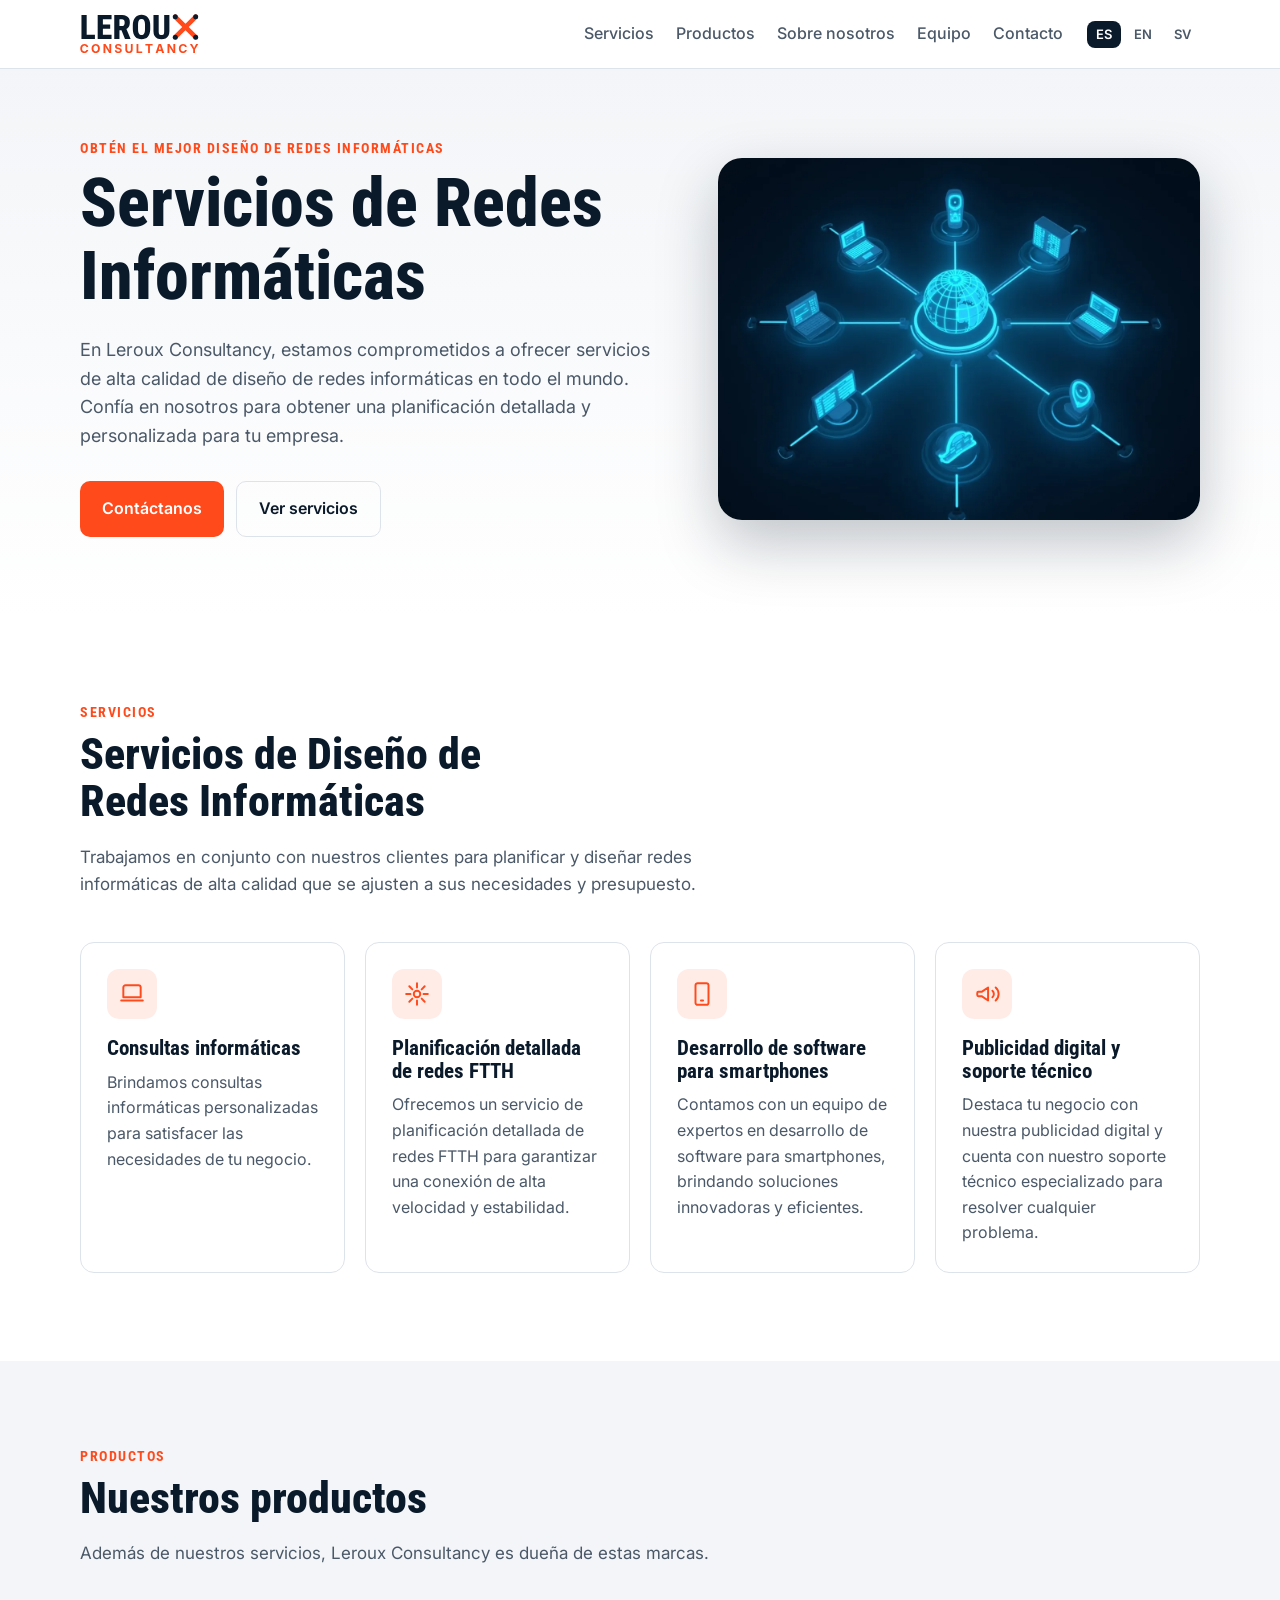
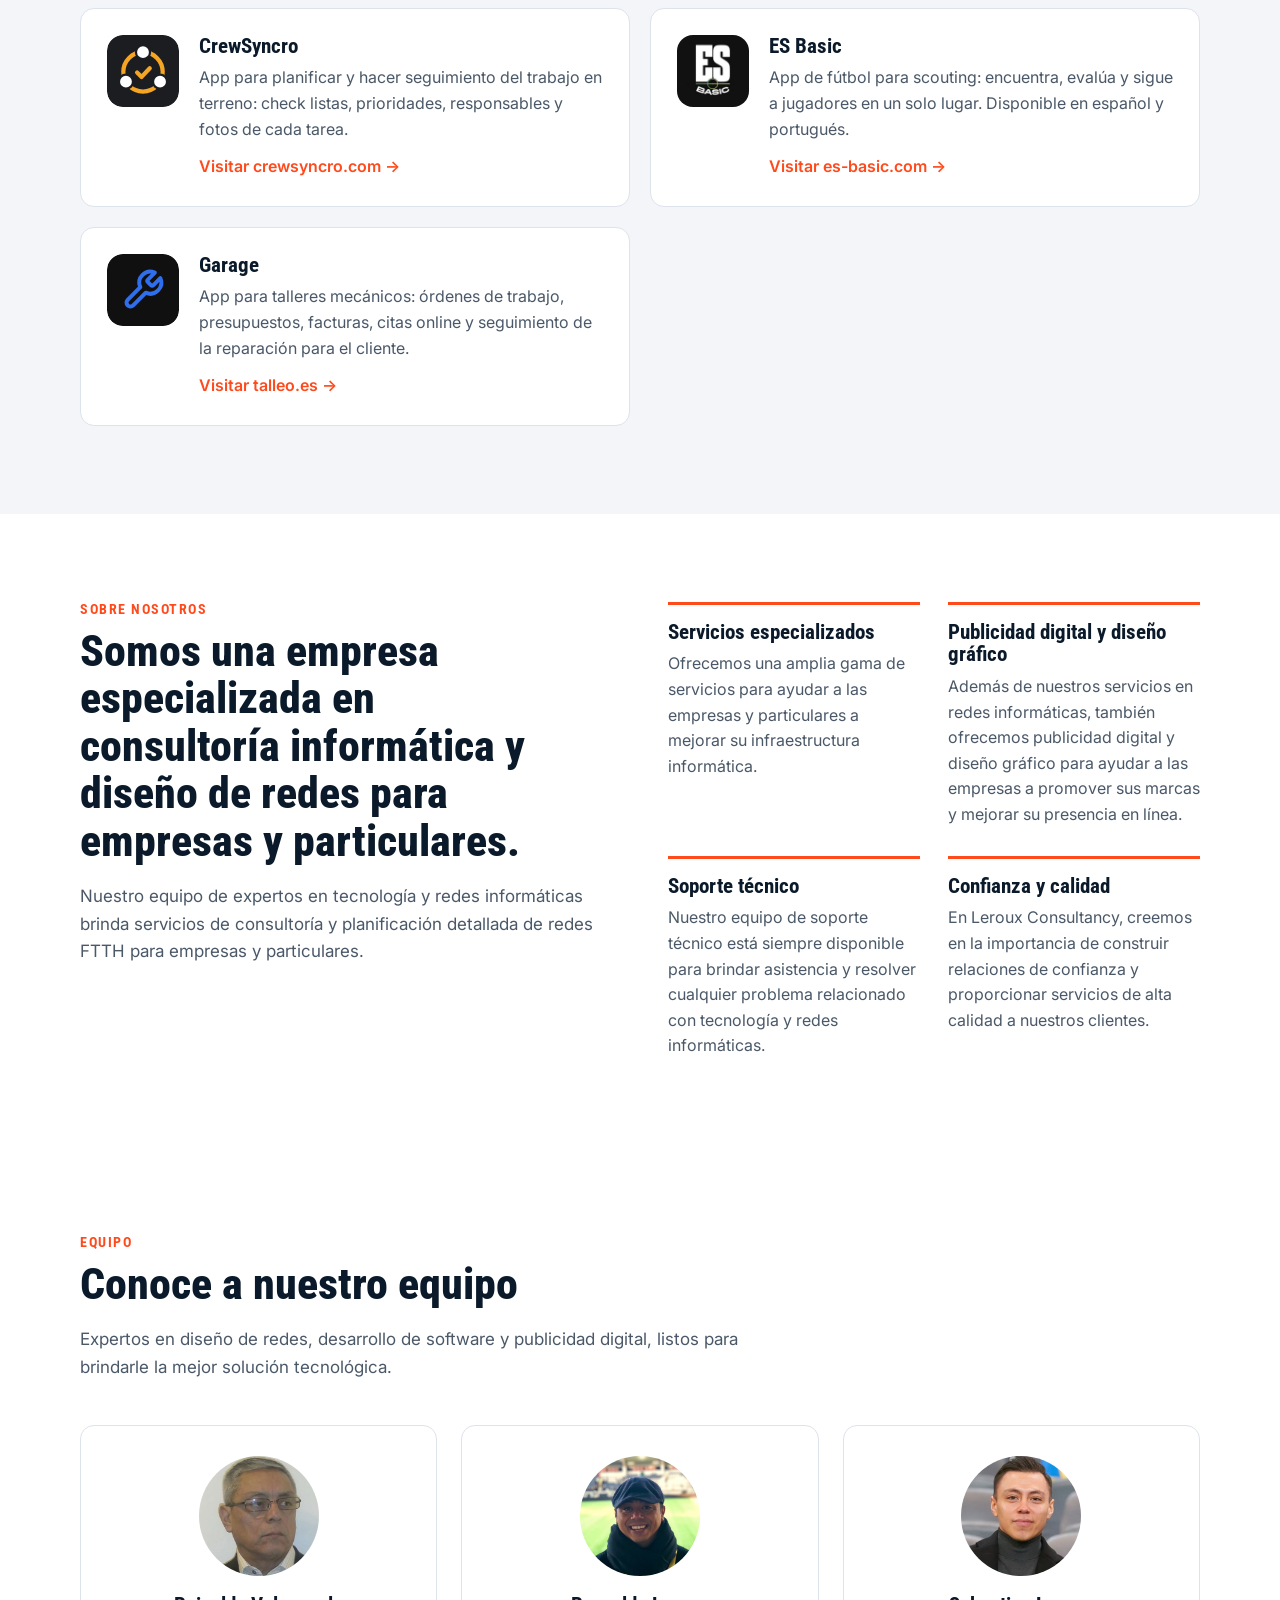
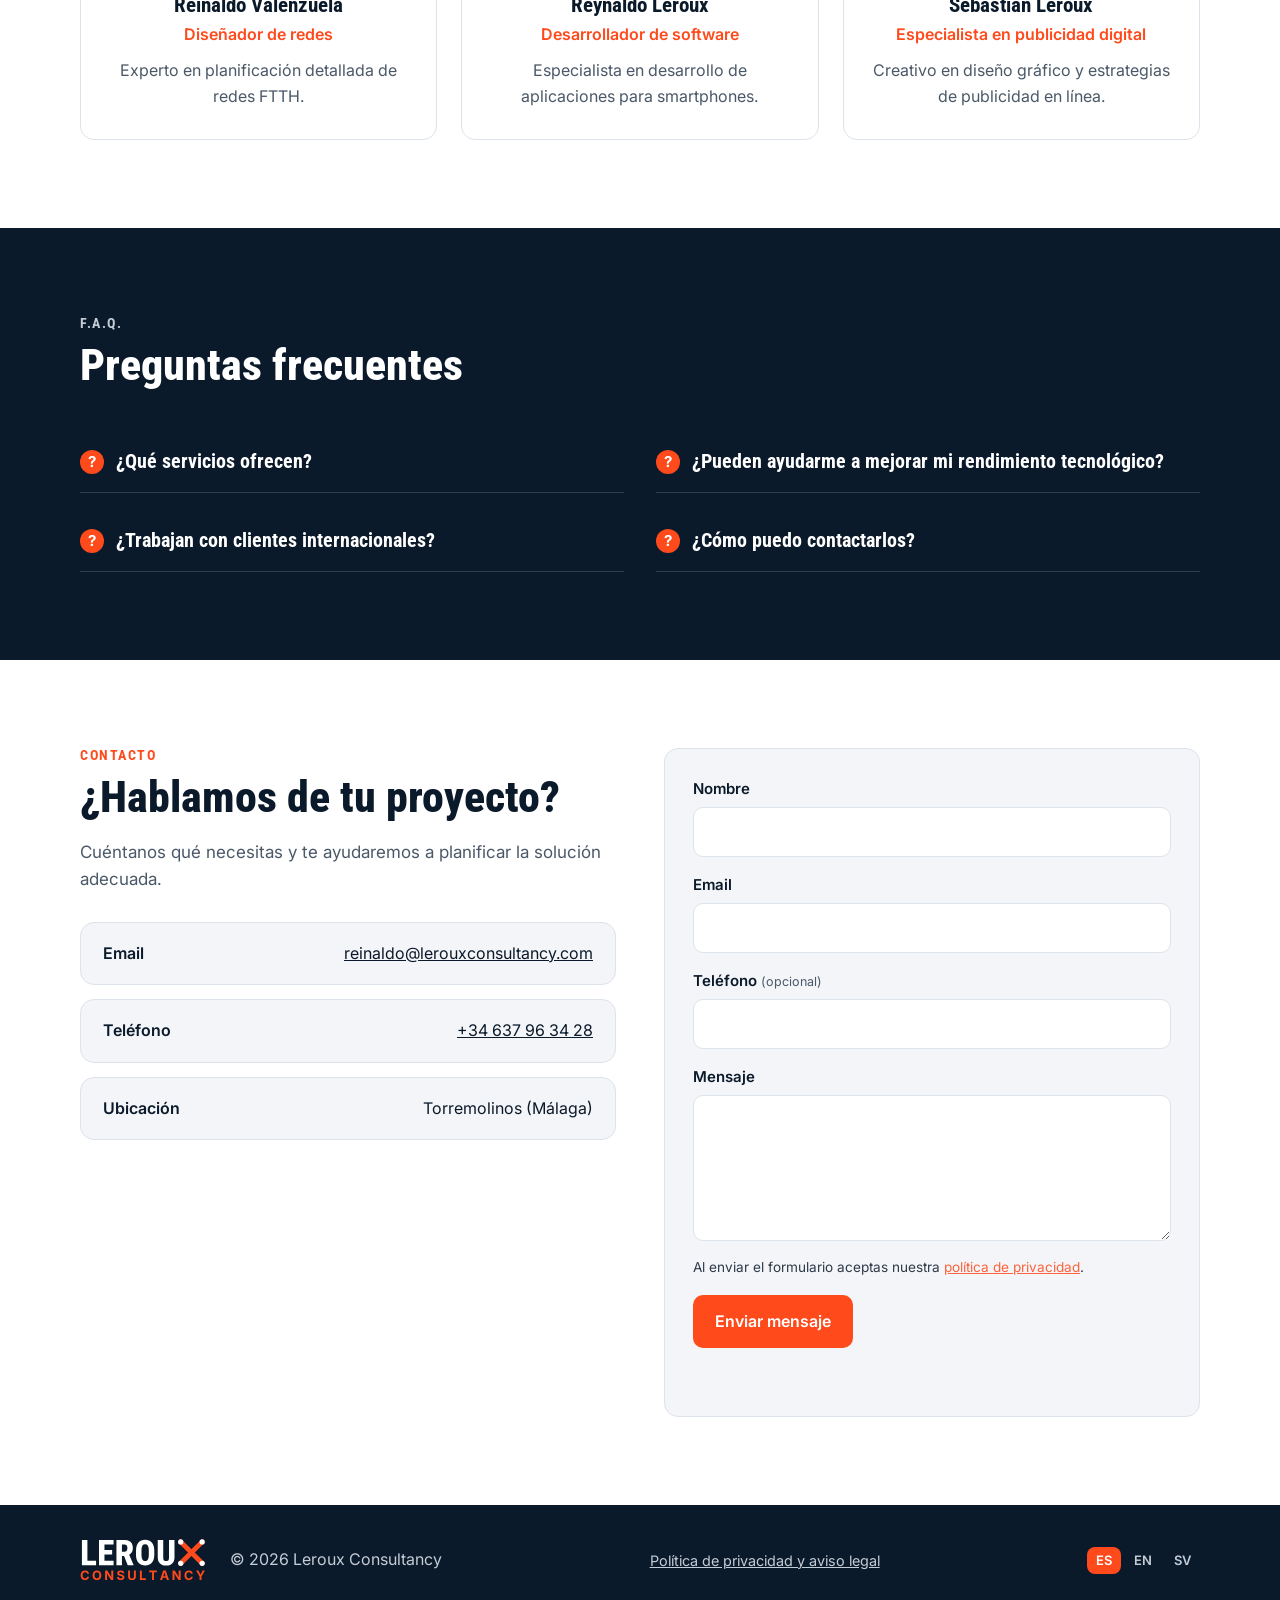
<file: index.html>
<!doctype html>
<html lang="es">
<head>
<meta charset="utf-8">
<meta name="viewport" content="width=device-width, initial-scale=1">
<title>Leroux Consultancy — Diseño de redes informáticas y FTTH</title>
<meta name="description" content="Consultoría informática, planificación detallada de redes FTTH, desarrollo de software para smartphones y publicidad digital para empresas y particulares.">
<link rel="alternate" hreflang="es" href="https://lerouxconsultancy.com/"><link rel="alternate" hreflang="en" href="https://lerouxconsultancy.com/en/"><link rel="alternate" hreflang="sv" href="https://lerouxconsultancy.com/sv/">
<link rel="icon" href="assets/logo.svg" type="image/svg+xml">
<link rel="apple-touch-icon" href="assets/apple-touch-icon.png">
<link rel="preconnect" href="https://fonts.googleapis.com">
<link rel="preconnect" href="https://fonts.gstatic.com" crossorigin>
<link href="https://fonts.googleapis.com/css2?family=Inter:wght@400;500;600&family=Roboto+Condensed:wght@600;700;800&display=swap" rel="stylesheet">
<link rel="stylesheet" href="assets/styles.css?v=f7cd1884">
</head>
<body>
<header class="site-header">
  <div class="wrap header-row">
    <a class="brand" href="" aria-label="Leroux Consultancy"><svg class="wordmark" aria-hidden="true" xmlns="http://www.w3.org/2000/svg" viewBox="0 0 394.6 153.0"><path d="M65.41015625 78.544921875V91.09375H25.2734375V20.0H40.80078125V78.544921875ZM115.03125 78.544921875V91.09375H73.625V20.0H115.03125V32.59765625H89.15234375V48.515625H110.9296875V60.625H89.15234375V78.544921875ZM123.099609375 20.0H146.68359375Q153.8125 20.0 158.939453125 22.44140625Q164.06640625 24.8828125 166.8251953125 29.66796875Q169.583984375 34.453125 169.583984375 41.484375Q169.583984375 47.44140625 168.021484375 51.5185546875Q166.458984375 55.595703125 163.626953125 58.28125Q161.72265625 60.087890625 159.330078125 61.40625L171.634765625 90.361328125V91.09375H155.033203125L144.6328125 65.5078125H138.626953125V91.09375H123.099609375ZM138.626953125 52.958984375H146.29296875Q148.9296875 52.958984375 150.638671875 51.73828125Q152.34765625 50.517578125 153.2021484375 48.2470703125Q154.056640625 45.9765625 154.056640625 42.8515625Q154.056640625 39.62890625 153.2509765625 37.333984375Q152.4453125 35.0390625 150.8583984375 33.818359375Q149.271484375 32.59765625 146.68359375 32.59765625H138.626953125ZM230.38671875 50.126953125V61.455078125Q230.38671875 69.0234375 228.53125 74.7607421875Q226.67578125 80.498046875 223.2333984375 84.35546875Q219.791015625 88.212890625 215.0302734375 90.1416015625Q210.26953125 92.0703125 204.5078125 92.0703125Q198.697265625 92.0703125 193.912109375 90.1416015625Q189.126953125 88.212890625 185.66015625 84.35546875Q182.193359375 80.498046875 180.3134765625 74.7607421875Q178.43359375 69.0234375 178.43359375 61.455078125V50.126953125Q178.43359375 42.4609375 180.3134765625 36.6259765625Q182.193359375 30.791015625 185.6357421875 26.9091796875Q189.078125 23.02734375 193.8388671875 21.025390625Q198.599609375 19.0234375 204.41015625 19.0234375Q210.220703125 19.0234375 214.9814453125 21.025390625Q219.7421875 23.02734375 223.1845703125 26.9091796875Q226.626953125 30.791015625 228.5068359375 36.6259765625Q230.38671875 42.4609375 230.38671875 50.126953125ZM214.810546875 61.455078125V50.029296875Q214.810546875 45.09765625 214.1513671875 41.630859375Q213.4921875 38.1640625 212.173828125 35.966796875Q210.85546875 33.76953125 208.9267578125 32.744140625Q206.998046875 31.71875 204.41015625 31.71875Q201.7734375 31.71875 199.8203125 32.744140625Q197.8671875 33.76953125 196.5732421875 35.966796875Q195.279296875 38.1640625 194.6689453125 41.630859375Q194.05859375 45.09765625 194.05859375 50.029296875V61.455078125Q194.05859375 66.240234375 194.693359375 69.658203125Q195.328125 73.076171875 196.646484375 75.224609375Q197.96484375 77.373046875 199.91796875 78.3984375Q201.87109375 79.423828125 204.5078125 79.423828125Q207.046875 79.423828125 208.9755859375 78.3984375Q210.904296875 77.373046875 212.1982421875 75.224609375Q213.4921875 73.076171875 214.1513671875 69.658203125Q214.810546875 66.240234375 214.810546875 61.455078125ZM272.048828125 20.0H287.576171875V68.583984375Q287.576171875 76.8359375 284.5732421875 82.0361328125Q281.5703125 87.236328125 276.248046875 89.6533203125Q270.92578125 92.0703125 263.89453125 92.0703125Q256.814453125 92.0703125 251.443359375 89.6533203125Q246.072265625 87.236328125 243.0693359375 82.0361328125Q240.06640625 76.8359375 240.06640625 68.583984375V20.0H255.642578125V68.583984375Q255.642578125 73.125 256.5703125 75.4931640625Q257.498046875 77.861328125 259.3291015625 78.69140625Q261.16015625 79.521484375 263.89453125 79.521484375Q266.677734375 79.521484375 268.4599609375 78.69140625Q270.2421875 77.861328125 271.1455078125 75.4931640625Q272.048828125 73.125 272.048828125 68.583984375Z" fill="currentColor"/><path d="M305.16 25.15 L365.95 85.94 M365.95 25.15 L305.16 85.94" stroke="#ff4a1c" stroke-width="13.76" stroke-linecap="round"/><g fill="currentColor"><circle cx="305.16" cy="25.15" r="7.46"/><circle cx="305.16" cy="85.94" r="7.46"/><circle cx="365.95" cy="25.15" r="7.46"/><circle cx="365.95" cy="85.94" r="7.46"/></g><path d="M34.00830078125 133.40537109375Q30.4794921875 133.40537109375 27.6903076171875 131.8013671875Q24.901123046875 130.19736328125 23.2882080078125 127.149755859375Q21.67529296875 124.1021484375 21.67529296875 119.78916015625Q21.67529296875 115.458349609375 23.297119140625 112.4018310546875Q24.9189453125 109.3453125 27.717041015625 107.74130859375Q30.51513671875 106.1373046875 34.00830078125 106.1373046875Q36.271728515625 106.1373046875 38.2232666015625 106.7699951171875Q40.1748046875 107.402685546875 41.689697265625 108.614599609375Q43.20458984375 109.826513671875 44.1669921875 111.5820068359375Q45.12939453125 113.3375 45.432373046875 115.58310546875H39.92529296875Q39.7470703125 114.478125 39.2391357421875 113.6315673828125Q38.731201171875 112.785009765625 37.9737548828125 112.1879638671875Q37.21630859375 111.59091796875 36.236083984375 111.2790283203125Q35.255859375 110.967138671875 34.115234375 110.967138671875Q32.0478515625 110.967138671875 30.4884033203125 112.000830078125Q28.928955078125 113.034521484375 28.0645751953125 115.0038818359375Q27.2001953125 116.9732421875 27.2001953125 119.78916015625Q27.2001953125 122.658544921875 28.073486328125 124.618994140625Q28.94677734375 126.579443359375 30.497314453125 127.577490234375Q32.0478515625 128.575537109375 34.097412109375 128.575537109375Q35.238037109375 128.575537109375 36.2093505859375 128.2636474609375Q37.1806640625 127.9517578125 37.9559326171875 127.3547119140625Q38.731201171875 126.757666015625 39.2391357421875 125.902197265625Q39.7470703125 125.046728515625 39.943115234375 123.9595703125H45.4501953125Q45.236328125 125.8130859375 44.3541259765625 127.506201171875Q43.471923828125 129.19931640625 42.010498046875 130.535986328125Q40.549072265625 131.87265625 38.53515625 132.639013671875Q36.521240234375 133.40537109375 34.00830078125 133.40537109375ZM67.7868896484375 133.40537109375Q64.2759033203125 133.40537109375 61.468896484374994 131.8013671875Q58.6618896484375 130.19736328125 57.03115234375 127.149755859375Q55.4004150390625 124.1021484375 55.4004150390625 119.78916015625Q55.4004150390625 115.458349609375 57.03115234375 112.4018310546875Q58.6618896484375 109.3453125 61.468896484374994 107.74130859375Q64.2759033203125 106.1373046875 67.7868896484375 106.1373046875Q71.3156982421875 106.1373046875 74.1137939453125 107.74130859375Q76.9118896484375 109.3453125 78.542626953125 112.4018310546875Q80.1733642578125 115.458349609375 80.1733642578125 119.78916015625Q80.1733642578125 124.1021484375 78.542626953125 127.149755859375Q76.9118896484375 130.19736328125 74.1137939453125 131.8013671875Q71.3156982421875 133.40537109375 67.7868896484375 133.40537109375ZM67.7868896484375 128.575537109375Q69.8542724609375 128.575537109375 71.3958984375 127.5685791015625Q72.9375244140625 126.56162109375 73.7929931640625 124.5922607421875Q74.6484619140625 122.622900390625 74.6484619140625 119.78916015625Q74.6484619140625 116.919775390625 73.7929931640625 114.9504150390625Q72.9375244140625 112.9810546875 71.3958984375 111.9740966796875Q69.8542724609375 110.967138671875 67.7868896484375 110.967138671875Q65.7373291015625 110.967138671875 64.1867919921875 111.9830078125Q62.6362548828125 112.998876953125 61.7807861328125 114.9682373046875Q60.9253173828125 116.93759765625 60.9253173828125 119.78916015625Q60.9253173828125 122.622900390625 61.7807861328125 124.583349609375Q62.6362548828125 126.543798828125 64.1867919921875 127.55966796875Q65.7373291015625 128.575537109375 67.7868896484375 128.575537109375ZM90.979052734375 133.04892578125V106.49375H97.038623046875L105.43291015625 119.93173828125Q106.07451171875 120.9654296875 106.733935546875 122.17734375Q107.393359375 123.3892578125 108.088427734375 124.868505859375Q108.42705078125 125.59921875 108.7478515625 126.41904296875Q108.71220703125 125.741796875 108.6765625 125.046728515625Q108.56962890625 123.371435546875 108.49833984375 121.838720703125Q108.42705078125 120.306005859375 108.42705078125 119.236669921875V106.49375H113.98759765625V133.04892578125H107.910205078125L100.282275390625 120.85849609375Q99.44462890625 119.486181640625 98.73173828125 118.1940673828125Q98.01884765625 116.901953125 97.252490234375 115.33359375Q96.7712890625 114.389013671875 96.183154296875 113.194921875Q96.254443359375 114.282080078125 96.30791015625 115.29794921875Q96.41484375 117.062353515625 96.4772216796875 118.4970458984375Q96.539599609375 119.93173828125 96.539599609375 120.840673828125V133.04892578125ZM135.2549560546875 133.441015625Q132.0647705078125 133.441015625 129.7033203125 132.460791015625Q127.34187011718751 131.48056640625 126.02302246093751 129.55576171875Q124.70417480468751 127.63095703125 124.63288574218751 124.8150390625H129.9260986328125Q130.0330322265625 126.151708984375 130.7281005859375 127.0517333984375Q131.4231689453125 127.9517578125 132.5816162109375 128.397314453125Q133.7400634765625 128.84287109375 135.2014892578125 128.84287109375Q136.6629150390625 128.84287109375 137.741162109375 128.4240478515625Q138.8194091796875 128.005224609375 139.4253662109375 127.2388671875Q140.0313232421875 126.472509765625 140.0313232421875 125.456640625Q140.0313232421875 124.547705078125 139.487744140625 123.9328369140625Q138.9441650390625 123.31796875 137.9282958984375 122.872412109375Q136.9124267578125 122.42685546875 135.4510009765625 122.088232421875L132.5281494140625 121.35751953125Q129.1597412109375 120.5376953125 127.25275878906251 118.7822021484375Q125.34577636718751 117.026708984375 125.34577636718751 114.139501953125Q125.34577636718751 111.73349609375 126.63789062500001 109.933447265625Q127.93000488281251 108.1333984375 130.184521484375 107.1353515625Q132.4390380859375 106.1373046875 135.3262451171875 106.1373046875Q138.2669189453125 106.1373046875 140.4590576171875 107.1442626953125Q142.6511962890625 108.151220703125 143.8809326171875 109.9423583984375Q145.1106689453125 111.73349609375 145.1463134765625 114.068212890625H139.8887451171875Q139.7461669921875 112.464208984375 138.525341796875 111.59091796875Q137.3045166015625 110.717626953125 135.2727783203125 110.717626953125Q133.9004638671875 110.717626953125 132.9202392578125 111.109716796875Q131.9400146484375 111.501806640625 131.432080078125 112.196875Q130.9241455078125 112.891943359375 130.9241455078125 113.783056640625Q130.9241455078125 114.76328125 131.5122802734375 115.4137939453125Q132.1004150390625 116.064306640625 133.0806396484375 116.4653076171875Q134.0608642578125 116.86630859375 135.1658447265625 117.133642578125L137.5718505859375 117.72177734375Q139.2471435546875 118.096044921875 140.6907470703125 118.737646484375Q142.1343505859375 119.379248046875 143.2215087890625 120.3149169921875Q144.3086669921875 121.2505859375 144.905712890625 122.5337890625Q145.5027587890625 123.8169921875 145.5027587890625 125.49228515625Q145.5027587890625 127.898291015625 144.2908447265625 129.6894287109375Q143.0789306640625 131.48056640625 140.7798583984375 132.460791015625Q138.4807861328125 133.441015625 135.2549560546875 133.441015625ZM167.09091796875 133.423193359375Q163.81162109375 133.423193359375 161.3432373046875 132.2023681640625Q158.874853515625 130.98154296875 157.5114501953125 128.8072265625Q156.148046875 126.63291015625 156.148046875 123.727880859375V106.49375H161.583837890625V123.28232421875Q161.583837890625 124.832861328125 162.2699951171875 126.0358642578125Q162.95615234375 127.2388671875 164.1947998046875 127.9250244140625Q165.433447265625 128.611181640625 167.09091796875 128.611181640625Q168.7662109375 128.611181640625 170.0048583984375 127.9250244140625Q171.243505859375 127.2388671875 171.9296630859375 126.0358642578125Q172.6158203125 124.832861328125 172.6158203125 123.28232421875V106.49375H178.06943359375V123.727880859375Q178.06943359375 126.63291015625 176.697119140625 128.8072265625Q175.3248046875 130.98154296875 172.8564208984375 132.2023681640625Q170.388037109375 133.423193359375 167.09091796875 133.423193359375ZM189.5880126953125 133.04892578125V106.49375H195.0238037109375V128.539892578125H206.4835205078125V133.04892578125ZM215.88125 111.002783203125V106.49375H237.570947265625V111.002783203125H229.46181640625V133.04892578125H224.008203125V111.002783203125ZM246.5052978515625 133.04892578125 255.5768310546875 106.49375H262.7057373046875L272.0089599609375 133.04892578125H265.9672119140625L263.9176513671875 126.882421875H254.4896728515625L252.5114013671875 133.04892578125ZM262.5096923828125 122.622900390625 261.7076904296875 120.234716796875Q260.9413330078125 117.757421875 260.1571533203125 114.79892578125Q259.6403076171875 112.891943359375 259.0878173828125 110.77109375Q258.5531494140625 112.927587890625 258.0897705078125 114.8345703125Q257.3412353515625 117.810888671875 256.6105224609375 120.234716796875L255.8441650390625 122.622900390625ZM282.012646484375 133.04892578125V106.49375H288.072216796875L296.46650390625 119.93173828125Q297.10810546875 120.9654296875 297.767529296875 122.17734375Q298.426953125 123.3892578125 299.122021484375 124.868505859375Q299.46064453125 125.59921875 299.7814453125 126.41904296875Q299.74580078125 125.741796875 299.71015625 125.046728515625Q299.60322265625 123.371435546875 299.53193359375 121.838720703125Q299.46064453125 120.306005859375 299.46064453125 119.236669921875V106.49375H305.02119140625V133.04892578125H298.943798828125L291.315869140625 120.85849609375Q290.47822265625 119.486181640625 289.76533203125 118.1940673828125Q289.05244140625 116.901953125 288.286083984375 115.33359375Q287.8048828125 114.389013671875 287.216748046875 113.194921875Q287.288037109375 114.282080078125 287.34150390625 115.29794921875Q287.4484375 117.062353515625 287.5108154296875 118.4970458984375Q287.573193359375 119.93173828125 287.573193359375 120.840673828125V133.04892578125ZM328.15988769531253 133.40537109375Q324.63107910156253 133.40537109375 321.84189453125003 131.8013671875Q319.05270996093753 130.19736328125 317.43979492187503 127.149755859375Q315.82687988281253 124.1021484375 315.82687988281253 119.78916015625Q315.82687988281253 115.458349609375 317.44870605468753 112.4018310546875Q319.07053222656253 109.3453125 321.86862792968753 107.74130859375Q324.66672363281253 106.1373046875 328.15988769531253 106.1373046875Q330.42331542968753 106.1373046875 332.37485351562503 106.7699951171875Q334.32639160156253 107.402685546875 335.84128417968753 108.614599609375Q337.35617675781253 109.826513671875 338.31857910156253 111.5820068359375Q339.28098144531253 113.3375 339.58395996093753 115.58310546875H334.07687988281253Q333.89865722656253 114.478125 333.39072265625003 113.6315673828125Q332.88278808593753 112.785009765625 332.12534179687503 112.1879638671875Q331.36789550781253 111.59091796875 330.38767089843753 111.2790283203125Q329.40744628906253 110.967138671875 328.26682128906253 110.967138671875Q326.19943847656253 110.967138671875 324.63999023437503 112.000830078125Q323.08054199218753 113.034521484375 322.21616210937503 115.0038818359375Q321.35178222656253 116.9732421875 321.35178222656253 119.78916015625Q321.35178222656253 122.658544921875 322.22507324218753 124.618994140625Q323.09836425781253 126.579443359375 324.64890136718753 127.577490234375Q326.19943847656253 128.575537109375 328.24899902343753 128.575537109375Q329.38962402343753 128.575537109375 330.36093750000003 128.2636474609375Q331.33225097656253 127.9517578125 332.10751953125003 127.3547119140625Q332.88278808593753 126.757666015625 333.39072265625003 125.902197265625Q333.89865722656253 125.046728515625 334.09470214843753 123.9595703125H339.60178222656253Q339.38791503906253 125.8130859375 338.50571289062503 127.506201171875Q337.62351074218753 129.19931640625 336.16208496093753 130.535986328125Q334.70065917968753 131.87265625 332.68674316406253 132.639013671875Q330.67282714843753 133.40537109375 328.15988769531253 133.40537109375ZM358.58789062500006 133.04892578125V123.06845703125L348.75000000000006 106.49375H355.11254882812506L359.60375976562506 114.76328125Q360.29882812500006 116.01083984375 360.83349609375006 117.240576171875Q361.08300781250006 117.810888671875 361.33251953125006 118.4703125Q361.58203125000006 117.79306640625 361.81372070312506 117.22275390625Q362.33056640625006 115.993017578125 362.98999023437506 114.76328125L367.33862304687506 106.49375H373.68334960937506L364.00585937500006 123.06845703125V133.04892578125Z" fill="#ff4a1c"/></svg></a>
    <nav class="nav" aria-label="Menú principal">
      <a href="#servicios">Servicios</a>
      <a href="#productos">Productos</a>
      <a href="#nosotros">Sobre nosotros</a>
      <a href="#equipo">Equipo</a>
      <a href="#contacto">Contacto</a>
    </nav>
    <div class="lang" aria-label="Language"><a href="" hreflang="es" lang="es" aria-current="true">ES</a><a href="en/" hreflang="en" lang="en">EN</a><a href="sv/" hreflang="sv" lang="sv">SV</a></div>
  </div>
</header>

<main>
  <section class="hero">
    <div class="wrap hero-grid">
      <div>
        <p class="eyebrow">Obtén el mejor diseño de redes informáticas</p>
        <h1>Servicios de Redes Informáticas</h1>
        <p class="lead">En Leroux Consultancy, estamos comprometidos a ofrecer servicios de alta calidad de diseño de redes informáticas en todo el mundo. Confía en nosotros para obtener una planificación detallada y personalizada para tu empresa.</p>
        <div class="actions">
          <a class="btn btn-primary" href="#contacto">Contáctanos</a>
          <a class="btn btn-ghost" href="#servicios">Ver servicios</a>
        </div>
      </div>
      <picture class="hero-photo">
        <source srcset="assets/hero-redes.webp" type="image/webp">
        <img src="assets/hero-redes.jpg" alt="Red informática conectada: un globo central unido a computadoras, servidores y dispositivos" width="1200" height="900" fetchpriority="high">
      </picture>
    </div>
  </section>

  <section id="servicios" class="section">
    <div class="wrap">
      <p class="eyebrow">Servicios</p>
      <h2>Servicios de Diseño de Redes Informáticas</h2>
      <p class="section-lead">Trabajamos en conjunto con nuestros clientes para planificar y diseñar redes informáticas de alta calidad que se ajusten a sus necesidades y presupuesto.</p>
      <div class="cards"><article class="card"><div class="card-icon"><svg viewBox="0 0 24 24" fill="none" stroke="currentColor" stroke-width="1.8" stroke-linecap="round" stroke-linejoin="round" aria-hidden="true"><path d="M4 6a2 2 0 0 1 2-2h12a2 2 0 0 1 2 2v9H4z"/><path d="M2 18h20"/></svg></div><h3>Consultas informáticas</h3><p>Brindamos consultas informáticas personalizadas para satisfacer las necesidades de tu negocio.</p></article><article class="card"><div class="card-icon"><svg viewBox="0 0 24 24" fill="none" stroke="currentColor" stroke-width="1.8" stroke-linecap="round" stroke-linejoin="round" aria-hidden="true"><circle cx="12" cy="12" r="3"/><path d="M12 2v4M12 18v4M2 12h4M18 12h4M4.9 4.9l2.8 2.8M16.3 16.3l2.8 2.8M4.9 19.1l2.8-2.8M16.3 7.7l2.8-2.8"/></svg></div><h3>Planificación detallada de redes FTTH</h3><p>Ofrecemos un servicio de planificación detallada de redes FTTH para garantizar una conexión de alta velocidad y estabilidad.</p></article><article class="card"><div class="card-icon"><svg viewBox="0 0 24 24" fill="none" stroke="currentColor" stroke-width="1.8" stroke-linecap="round" stroke-linejoin="round" aria-hidden="true"><rect x="6" y="2" width="12" height="20" rx="2"/><path d="M11 18h2"/></svg></div><h3>Desarrollo de software para smartphones</h3><p>Contamos con un equipo de expertos en desarrollo de software para smartphones, brindando soluciones innovadoras y eficientes.</p></article><article class="card"><div class="card-icon"><svg viewBox="0 0 24 24" fill="none" stroke="currentColor" stroke-width="1.8" stroke-linecap="round" stroke-linejoin="round" aria-hidden="true"><path d="M3 11v2a1 1 0 0 0 1 1h3l6 4V6L7 10H4a1 1 0 0 0-1 1z"/><path d="M17 9a4 4 0 0 1 0 6"/><path d="M20 6a8 8 0 0 1 0 12"/></svg></div><h3>Publicidad digital y soporte técnico</h3><p>Destaca tu negocio con nuestra publicidad digital y cuenta con nuestro soporte técnico especializado para resolver cualquier problema.</p></article></div>
    </div>
  </section>

  <section id="productos" class="section section-alt">
    <div class="wrap">
      <p class="eyebrow">Productos</p>
      <h2>Nuestros productos</h2>
      <p class="section-lead">Además de nuestros servicios, Leroux Consultancy es dueña de estas marcas.</p>
      <div class="products"><article class="product"><img src="assets/crewsyncro.svg" alt="" width="72" height="72"><div><h3>CrewSyncro</h3><p>App para planificar y hacer seguimiento del trabajo en terreno: check listas, prioridades, responsables y fotos de cada tarea.</p><a class="product-link" href="https://www.crewsyncro.com" target="_blank" rel="noopener">Visitar crewsyncro.com →</a></div></article><article class="product"><img src="assets/esbasic.png" alt="" width="72" height="72"><div><h3>ES Basic</h3><p>App de fútbol para scouting: encuentra, evalúa y sigue a jugadores en un solo lugar. Disponible en español y portugués.</p><a class="product-link" href="https://es-basic.com" target="_blank" rel="noopener">Visitar es-basic.com →</a></div></article><article class="product"><img src="assets/garage.svg" alt="" width="72" height="72"><div><h3>Garage</h3><p>App para talleres mecánicos: órdenes de trabajo, presupuestos, facturas, citas online y seguimiento de la reparación para el cliente.</p><a class="product-link" href="https://talleo.es" target="_blank" rel="noopener">Visitar talleo.es →</a></div></article></div>
    </div>
  </section>

  <section id="nosotros" class="section">
    <div class="wrap about-grid">
      <div>
        <p class="eyebrow">Sobre nosotros</p>
        <h2>Somos una empresa especializada en consultoría informática y diseño de redes para empresas y particulares.</h2>
        <p class="section-lead">Nuestro equipo de expertos en tecnología y redes informáticas brinda servicios de consultoría y planificación detallada de redes FTTH para empresas y particulares.</p>
      </div>
      <div class="features"><div class="feature"><h3>Servicios especializados</h3><p>Ofrecemos una amplia gama de servicios para ayudar a las empresas y particulares a mejorar su infraestructura informática.</p></div><div class="feature"><h3>Publicidad digital y diseño gráfico</h3><p>Además de nuestros servicios en redes informáticas, también ofrecemos publicidad digital y diseño gráfico para ayudar a las empresas a promover sus marcas y mejorar su presencia en línea.</p></div><div class="feature"><h3>Soporte técnico</h3><p>Nuestro equipo de soporte técnico está siempre disponible para brindar asistencia y resolver cualquier problema relacionado con tecnología y redes informáticas.</p></div><div class="feature"><h3>Confianza y calidad</h3><p>En Leroux Consultancy, creemos en la importancia de construir relaciones de confianza y proporcionar servicios de alta calidad a nuestros clientes.</p></div></div>
    </div>
  </section>

  <section id="equipo" class="section">
    <div class="wrap">
      <p class="eyebrow">Equipo</p>
      <h2>Conoce a nuestro equipo</h2>
      <p class="section-lead">Expertos en diseño de redes, desarrollo de software y publicidad digital, listos para brindarle la mejor solución tecnológica.</p>
      <div class="team"><article class="member"><img class="avatar" src="assets/team/reinaldo-valenzuela.jpg?v=086a0c9b" alt="Reinaldo Valenzuela" width="120" height="120"><h3>Reinaldo Valenzuela</h3><p class="role">Diseñador de redes</p><p>Experto en planificación detallada de redes FTTH.</p></article><article class="member"><img class="avatar" src="assets/team/reynaldo-leroux.jpg?v=49cf2a87" alt="Reynaldo Leroux" width="120" height="120"><h3>Reynaldo Leroux</h3><p class="role">Desarrollador de software</p><p>Especialista en desarrollo de aplicaciones para smartphones.</p></article><article class="member"><img class="avatar" src="assets/team/sebastian-leroux.jpg?v=c9fca11f" alt="Sebastian Leroux" width="120" height="120"><h3>Sebastian Leroux</h3><p class="role">Especialista en publicidad digital</p><p>Creativo en diseño gráfico y estrategias de publicidad en línea.</p></article></div>
    </div>
  </section>

  <section id="faq" class="section section-dark">
    <div class="wrap">
      <p class="eyebrow">F.A.Q.</p>
      <h2>Preguntas frecuentes</h2>
      <div class="faq"><details class="faq-item"><summary>¿Qué servicios ofrecen?</summary><p>Ofrecemos servicios de consultoría informática, planificación detallada de redes FTTH, diseño de redes informáticas y desarrollo de software para smartphones.</p></details><details class="faq-item"><summary>¿Pueden ayudarme a mejorar mi rendimiento tecnológico?</summary><p>Sí, nuestro equipo de expertos en tecnología puede analizar tu situación actual y ofrecerte soluciones y mejoras para optimizar tu rendimiento tecnológico.</p></details><details class="faq-item"><summary>¿Trabajan con clientes internacionales?</summary><p>Sí, tenemos experiencia trabajando con clientes de diferentes partes del mundo y nos adaptamos a las necesidades y requerimientos de cada uno.</p></details><details class="faq-item"><summary>¿Cómo puedo contactarlos?</summary><p>Puedes contactarnos a través de nuestro formulario de contacto en la página o enviándonos un correo electrónico. También puedes encontrarnos en nuestras redes sociales.</p></details></div>
    </div>
  </section>

  <section id="contacto" class="section">
    <div class="wrap contact">
      <div>
        <p class="eyebrow">Contacto</p>
        <h2>¿Hablamos de tu proyecto?</h2>
        <p class="section-lead">Cuéntanos qué necesitas y te ayudaremos a planificar la solución adecuada.</p>
        <ul class="contact-list"><li><span>Email</span><a href="mailto:reinaldo@lerouxconsultancy.com">reinaldo@lerouxconsultancy.com</a></li><li><span>Teléfono</span><a href="tel:+34637963428">+34 637 96 34 28</a></li><li><span>Ubicación</span>Torremolinos (Málaga)</li></ul>
      </div>
      <form class="contact-form" id="contact-form" data-key="dae1cfb2-2237-4954-9fbf-cf61cbe80f8d" data-ok="¡Gracias! Recibimos tu mensaje y te responderemos pronto." data-error="No se pudo enviar el mensaje. Inténtalo de nuevo o escríbenos por email." data-sending="Enviando…" novalidate>
        <input type="hidden" name="subject" value="Nuevo mensaje desde lerouxconsultancy.com">
        <input type="checkbox" name="botcheck" class="hp" tabindex="-1" autocomplete="off" aria-hidden="true">
        <label>Nombre<input name="name" autocomplete="name" required></label>
        <label>Email<input name="email" type="email" autocomplete="email" required></label>
        <label><span>Teléfono <small>(opcional)</small></span><input name="phone" type="tel" autocomplete="tel"></label>
        <label>Mensaje<textarea name="message" rows="5" required></textarea></label>
        <p class="form-consent">Al enviar el formulario aceptas nuestra <a href="privacidad/">política de privacidad</a>.</p>
        <button class="btn btn-primary" type="submit">Enviar mensaje</button>
        <p class="form-status" role="status" aria-live="polite"></p>
      </form>
    </div>
  </section>
</main>

<footer class="site-footer">
  <div class="wrap footer-row">
    <div class="footer-brand"><svg class="wordmark" aria-hidden="true" xmlns="http://www.w3.org/2000/svg" viewBox="0 0 394.6 153.0"><path d="M65.41015625 78.544921875V91.09375H25.2734375V20.0H40.80078125V78.544921875ZM115.03125 78.544921875V91.09375H73.625V20.0H115.03125V32.59765625H89.15234375V48.515625H110.9296875V60.625H89.15234375V78.544921875ZM123.099609375 20.0H146.68359375Q153.8125 20.0 158.939453125 22.44140625Q164.06640625 24.8828125 166.8251953125 29.66796875Q169.583984375 34.453125 169.583984375 41.484375Q169.583984375 47.44140625 168.021484375 51.5185546875Q166.458984375 55.595703125 163.626953125 58.28125Q161.72265625 60.087890625 159.330078125 61.40625L171.634765625 90.361328125V91.09375H155.033203125L144.6328125 65.5078125H138.626953125V91.09375H123.099609375ZM138.626953125 52.958984375H146.29296875Q148.9296875 52.958984375 150.638671875 51.73828125Q152.34765625 50.517578125 153.2021484375 48.2470703125Q154.056640625 45.9765625 154.056640625 42.8515625Q154.056640625 39.62890625 153.2509765625 37.333984375Q152.4453125 35.0390625 150.8583984375 33.818359375Q149.271484375 32.59765625 146.68359375 32.59765625H138.626953125ZM230.38671875 50.126953125V61.455078125Q230.38671875 69.0234375 228.53125 74.7607421875Q226.67578125 80.498046875 223.2333984375 84.35546875Q219.791015625 88.212890625 215.0302734375 90.1416015625Q210.26953125 92.0703125 204.5078125 92.0703125Q198.697265625 92.0703125 193.912109375 90.1416015625Q189.126953125 88.212890625 185.66015625 84.35546875Q182.193359375 80.498046875 180.3134765625 74.7607421875Q178.43359375 69.0234375 178.43359375 61.455078125V50.126953125Q178.43359375 42.4609375 180.3134765625 36.6259765625Q182.193359375 30.791015625 185.6357421875 26.9091796875Q189.078125 23.02734375 193.8388671875 21.025390625Q198.599609375 19.0234375 204.41015625 19.0234375Q210.220703125 19.0234375 214.9814453125 21.025390625Q219.7421875 23.02734375 223.1845703125 26.9091796875Q226.626953125 30.791015625 228.5068359375 36.6259765625Q230.38671875 42.4609375 230.38671875 50.126953125ZM214.810546875 61.455078125V50.029296875Q214.810546875 45.09765625 214.1513671875 41.630859375Q213.4921875 38.1640625 212.173828125 35.966796875Q210.85546875 33.76953125 208.9267578125 32.744140625Q206.998046875 31.71875 204.41015625 31.71875Q201.7734375 31.71875 199.8203125 32.744140625Q197.8671875 33.76953125 196.5732421875 35.966796875Q195.279296875 38.1640625 194.6689453125 41.630859375Q194.05859375 45.09765625 194.05859375 50.029296875V61.455078125Q194.05859375 66.240234375 194.693359375 69.658203125Q195.328125 73.076171875 196.646484375 75.224609375Q197.96484375 77.373046875 199.91796875 78.3984375Q201.87109375 79.423828125 204.5078125 79.423828125Q207.046875 79.423828125 208.9755859375 78.3984375Q210.904296875 77.373046875 212.1982421875 75.224609375Q213.4921875 73.076171875 214.1513671875 69.658203125Q214.810546875 66.240234375 214.810546875 61.455078125ZM272.048828125 20.0H287.576171875V68.583984375Q287.576171875 76.8359375 284.5732421875 82.0361328125Q281.5703125 87.236328125 276.248046875 89.6533203125Q270.92578125 92.0703125 263.89453125 92.0703125Q256.814453125 92.0703125 251.443359375 89.6533203125Q246.072265625 87.236328125 243.0693359375 82.0361328125Q240.06640625 76.8359375 240.06640625 68.583984375V20.0H255.642578125V68.583984375Q255.642578125 73.125 256.5703125 75.4931640625Q257.498046875 77.861328125 259.3291015625 78.69140625Q261.16015625 79.521484375 263.89453125 79.521484375Q266.677734375 79.521484375 268.4599609375 78.69140625Q270.2421875 77.861328125 271.1455078125 75.4931640625Q272.048828125 73.125 272.048828125 68.583984375Z" fill="currentColor"/><path d="M305.16 25.15 L365.95 85.94 M365.95 25.15 L305.16 85.94" stroke="#ff4a1c" stroke-width="13.76" stroke-linecap="round"/><g fill="currentColor"><circle cx="305.16" cy="25.15" r="7.46"/><circle cx="305.16" cy="85.94" r="7.46"/><circle cx="365.95" cy="25.15" r="7.46"/><circle cx="365.95" cy="85.94" r="7.46"/></g><path d="M34.00830078125 133.40537109375Q30.4794921875 133.40537109375 27.6903076171875 131.8013671875Q24.901123046875 130.19736328125 23.2882080078125 127.149755859375Q21.67529296875 124.1021484375 21.67529296875 119.78916015625Q21.67529296875 115.458349609375 23.297119140625 112.4018310546875Q24.9189453125 109.3453125 27.717041015625 107.74130859375Q30.51513671875 106.1373046875 34.00830078125 106.1373046875Q36.271728515625 106.1373046875 38.2232666015625 106.7699951171875Q40.1748046875 107.402685546875 41.689697265625 108.614599609375Q43.20458984375 109.826513671875 44.1669921875 111.5820068359375Q45.12939453125 113.3375 45.432373046875 115.58310546875H39.92529296875Q39.7470703125 114.478125 39.2391357421875 113.6315673828125Q38.731201171875 112.785009765625 37.9737548828125 112.1879638671875Q37.21630859375 111.59091796875 36.236083984375 111.2790283203125Q35.255859375 110.967138671875 34.115234375 110.967138671875Q32.0478515625 110.967138671875 30.4884033203125 112.000830078125Q28.928955078125 113.034521484375 28.0645751953125 115.0038818359375Q27.2001953125 116.9732421875 27.2001953125 119.78916015625Q27.2001953125 122.658544921875 28.073486328125 124.618994140625Q28.94677734375 126.579443359375 30.497314453125 127.577490234375Q32.0478515625 128.575537109375 34.097412109375 128.575537109375Q35.238037109375 128.575537109375 36.2093505859375 128.2636474609375Q37.1806640625 127.9517578125 37.9559326171875 127.3547119140625Q38.731201171875 126.757666015625 39.2391357421875 125.902197265625Q39.7470703125 125.046728515625 39.943115234375 123.9595703125H45.4501953125Q45.236328125 125.8130859375 44.3541259765625 127.506201171875Q43.471923828125 129.19931640625 42.010498046875 130.535986328125Q40.549072265625 131.87265625 38.53515625 132.639013671875Q36.521240234375 133.40537109375 34.00830078125 133.40537109375ZM67.7868896484375 133.40537109375Q64.2759033203125 133.40537109375 61.468896484374994 131.8013671875Q58.6618896484375 130.19736328125 57.03115234375 127.149755859375Q55.4004150390625 124.1021484375 55.4004150390625 119.78916015625Q55.4004150390625 115.458349609375 57.03115234375 112.4018310546875Q58.6618896484375 109.3453125 61.468896484374994 107.74130859375Q64.2759033203125 106.1373046875 67.7868896484375 106.1373046875Q71.3156982421875 106.1373046875 74.1137939453125 107.74130859375Q76.9118896484375 109.3453125 78.542626953125 112.4018310546875Q80.1733642578125 115.458349609375 80.1733642578125 119.78916015625Q80.1733642578125 124.1021484375 78.542626953125 127.149755859375Q76.9118896484375 130.19736328125 74.1137939453125 131.8013671875Q71.3156982421875 133.40537109375 67.7868896484375 133.40537109375ZM67.7868896484375 128.575537109375Q69.8542724609375 128.575537109375 71.3958984375 127.5685791015625Q72.9375244140625 126.56162109375 73.7929931640625 124.5922607421875Q74.6484619140625 122.622900390625 74.6484619140625 119.78916015625Q74.6484619140625 116.919775390625 73.7929931640625 114.9504150390625Q72.9375244140625 112.9810546875 71.3958984375 111.9740966796875Q69.8542724609375 110.967138671875 67.7868896484375 110.967138671875Q65.7373291015625 110.967138671875 64.1867919921875 111.9830078125Q62.6362548828125 112.998876953125 61.7807861328125 114.9682373046875Q60.9253173828125 116.93759765625 60.9253173828125 119.78916015625Q60.9253173828125 122.622900390625 61.7807861328125 124.583349609375Q62.6362548828125 126.543798828125 64.1867919921875 127.55966796875Q65.7373291015625 128.575537109375 67.7868896484375 128.575537109375ZM90.979052734375 133.04892578125V106.49375H97.038623046875L105.43291015625 119.93173828125Q106.07451171875 120.9654296875 106.733935546875 122.17734375Q107.393359375 123.3892578125 108.088427734375 124.868505859375Q108.42705078125 125.59921875 108.7478515625 126.41904296875Q108.71220703125 125.741796875 108.6765625 125.046728515625Q108.56962890625 123.371435546875 108.49833984375 121.838720703125Q108.42705078125 120.306005859375 108.42705078125 119.236669921875V106.49375H113.98759765625V133.04892578125H107.910205078125L100.282275390625 120.85849609375Q99.44462890625 119.486181640625 98.73173828125 118.1940673828125Q98.01884765625 116.901953125 97.252490234375 115.33359375Q96.7712890625 114.389013671875 96.183154296875 113.194921875Q96.254443359375 114.282080078125 96.30791015625 115.29794921875Q96.41484375 117.062353515625 96.4772216796875 118.4970458984375Q96.539599609375 119.93173828125 96.539599609375 120.840673828125V133.04892578125ZM135.2549560546875 133.441015625Q132.0647705078125 133.441015625 129.7033203125 132.460791015625Q127.34187011718751 131.48056640625 126.02302246093751 129.55576171875Q124.70417480468751 127.63095703125 124.63288574218751 124.8150390625H129.9260986328125Q130.0330322265625 126.151708984375 130.7281005859375 127.0517333984375Q131.4231689453125 127.9517578125 132.5816162109375 128.397314453125Q133.7400634765625 128.84287109375 135.2014892578125 128.84287109375Q136.6629150390625 128.84287109375 137.741162109375 128.4240478515625Q138.8194091796875 128.005224609375 139.4253662109375 127.2388671875Q140.0313232421875 126.472509765625 140.0313232421875 125.456640625Q140.0313232421875 124.547705078125 139.487744140625 123.9328369140625Q138.9441650390625 123.31796875 137.9282958984375 122.872412109375Q136.9124267578125 122.42685546875 135.4510009765625 122.088232421875L132.5281494140625 121.35751953125Q129.1597412109375 120.5376953125 127.25275878906251 118.7822021484375Q125.34577636718751 117.026708984375 125.34577636718751 114.139501953125Q125.34577636718751 111.73349609375 126.63789062500001 109.933447265625Q127.93000488281251 108.1333984375 130.184521484375 107.1353515625Q132.4390380859375 106.1373046875 135.3262451171875 106.1373046875Q138.2669189453125 106.1373046875 140.4590576171875 107.1442626953125Q142.6511962890625 108.151220703125 143.8809326171875 109.9423583984375Q145.1106689453125 111.73349609375 145.1463134765625 114.068212890625H139.8887451171875Q139.7461669921875 112.464208984375 138.525341796875 111.59091796875Q137.3045166015625 110.717626953125 135.2727783203125 110.717626953125Q133.9004638671875 110.717626953125 132.9202392578125 111.109716796875Q131.9400146484375 111.501806640625 131.432080078125 112.196875Q130.9241455078125 112.891943359375 130.9241455078125 113.783056640625Q130.9241455078125 114.76328125 131.5122802734375 115.4137939453125Q132.1004150390625 116.064306640625 133.0806396484375 116.4653076171875Q134.0608642578125 116.86630859375 135.1658447265625 117.133642578125L137.5718505859375 117.72177734375Q139.2471435546875 118.096044921875 140.6907470703125 118.737646484375Q142.1343505859375 119.379248046875 143.2215087890625 120.3149169921875Q144.3086669921875 121.2505859375 144.905712890625 122.5337890625Q145.5027587890625 123.8169921875 145.5027587890625 125.49228515625Q145.5027587890625 127.898291015625 144.2908447265625 129.6894287109375Q143.0789306640625 131.48056640625 140.7798583984375 132.460791015625Q138.4807861328125 133.441015625 135.2549560546875 133.441015625ZM167.09091796875 133.423193359375Q163.81162109375 133.423193359375 161.3432373046875 132.2023681640625Q158.874853515625 130.98154296875 157.5114501953125 128.8072265625Q156.148046875 126.63291015625 156.148046875 123.727880859375V106.49375H161.583837890625V123.28232421875Q161.583837890625 124.832861328125 162.2699951171875 126.0358642578125Q162.95615234375 127.2388671875 164.1947998046875 127.9250244140625Q165.433447265625 128.611181640625 167.09091796875 128.611181640625Q168.7662109375 128.611181640625 170.0048583984375 127.9250244140625Q171.243505859375 127.2388671875 171.9296630859375 126.0358642578125Q172.6158203125 124.832861328125 172.6158203125 123.28232421875V106.49375H178.06943359375V123.727880859375Q178.06943359375 126.63291015625 176.697119140625 128.8072265625Q175.3248046875 130.98154296875 172.8564208984375 132.2023681640625Q170.388037109375 133.423193359375 167.09091796875 133.423193359375ZM189.5880126953125 133.04892578125V106.49375H195.0238037109375V128.539892578125H206.4835205078125V133.04892578125ZM215.88125 111.002783203125V106.49375H237.570947265625V111.002783203125H229.46181640625V133.04892578125H224.008203125V111.002783203125ZM246.5052978515625 133.04892578125 255.5768310546875 106.49375H262.7057373046875L272.0089599609375 133.04892578125H265.9672119140625L263.9176513671875 126.882421875H254.4896728515625L252.5114013671875 133.04892578125ZM262.5096923828125 122.622900390625 261.7076904296875 120.234716796875Q260.9413330078125 117.757421875 260.1571533203125 114.79892578125Q259.6403076171875 112.891943359375 259.0878173828125 110.77109375Q258.5531494140625 112.927587890625 258.0897705078125 114.8345703125Q257.3412353515625 117.810888671875 256.6105224609375 120.234716796875L255.8441650390625 122.622900390625ZM282.012646484375 133.04892578125V106.49375H288.072216796875L296.46650390625 119.93173828125Q297.10810546875 120.9654296875 297.767529296875 122.17734375Q298.426953125 123.3892578125 299.122021484375 124.868505859375Q299.46064453125 125.59921875 299.7814453125 126.41904296875Q299.74580078125 125.741796875 299.71015625 125.046728515625Q299.60322265625 123.371435546875 299.53193359375 121.838720703125Q299.46064453125 120.306005859375 299.46064453125 119.236669921875V106.49375H305.02119140625V133.04892578125H298.943798828125L291.315869140625 120.85849609375Q290.47822265625 119.486181640625 289.76533203125 118.1940673828125Q289.05244140625 116.901953125 288.286083984375 115.33359375Q287.8048828125 114.389013671875 287.216748046875 113.194921875Q287.288037109375 114.282080078125 287.34150390625 115.29794921875Q287.4484375 117.062353515625 287.5108154296875 118.4970458984375Q287.573193359375 119.93173828125 287.573193359375 120.840673828125V133.04892578125ZM328.15988769531253 133.40537109375Q324.63107910156253 133.40537109375 321.84189453125003 131.8013671875Q319.05270996093753 130.19736328125 317.43979492187503 127.149755859375Q315.82687988281253 124.1021484375 315.82687988281253 119.78916015625Q315.82687988281253 115.458349609375 317.44870605468753 112.4018310546875Q319.07053222656253 109.3453125 321.86862792968753 107.74130859375Q324.66672363281253 106.1373046875 328.15988769531253 106.1373046875Q330.42331542968753 106.1373046875 332.37485351562503 106.7699951171875Q334.32639160156253 107.402685546875 335.84128417968753 108.614599609375Q337.35617675781253 109.826513671875 338.31857910156253 111.5820068359375Q339.28098144531253 113.3375 339.58395996093753 115.58310546875H334.07687988281253Q333.89865722656253 114.478125 333.39072265625003 113.6315673828125Q332.88278808593753 112.785009765625 332.12534179687503 112.1879638671875Q331.36789550781253 111.59091796875 330.38767089843753 111.2790283203125Q329.40744628906253 110.967138671875 328.26682128906253 110.967138671875Q326.19943847656253 110.967138671875 324.63999023437503 112.000830078125Q323.08054199218753 113.034521484375 322.21616210937503 115.0038818359375Q321.35178222656253 116.9732421875 321.35178222656253 119.78916015625Q321.35178222656253 122.658544921875 322.22507324218753 124.618994140625Q323.09836425781253 126.579443359375 324.64890136718753 127.577490234375Q326.19943847656253 128.575537109375 328.24899902343753 128.575537109375Q329.38962402343753 128.575537109375 330.36093750000003 128.2636474609375Q331.33225097656253 127.9517578125 332.10751953125003 127.3547119140625Q332.88278808593753 126.757666015625 333.39072265625003 125.902197265625Q333.89865722656253 125.046728515625 334.09470214843753 123.9595703125H339.60178222656253Q339.38791503906253 125.8130859375 338.50571289062503 127.506201171875Q337.62351074218753 129.19931640625 336.16208496093753 130.535986328125Q334.70065917968753 131.87265625 332.68674316406253 132.639013671875Q330.67282714843753 133.40537109375 328.15988769531253 133.40537109375ZM358.58789062500006 133.04892578125V123.06845703125L348.75000000000006 106.49375H355.11254882812506L359.60375976562506 114.76328125Q360.29882812500006 116.01083984375 360.83349609375006 117.240576171875Q361.08300781250006 117.810888671875 361.33251953125006 118.4703125Q361.58203125000006 117.79306640625 361.81372070312506 117.22275390625Q362.33056640625006 115.993017578125 362.98999023437506 114.76328125L367.33862304687506 106.49375H373.68334960937506L364.00585937500006 123.06845703125V133.04892578125Z" fill="#ff4a1c"/></svg><span>© <span id="year">2026</span> Leroux Consultancy</span></div>
    <a class="footer-link" href="privacidad/">Política de privacidad y aviso legal</a>
    <div class="lang"><a href="" hreflang="es" lang="es" aria-current="true">ES</a><a href="en/" hreflang="en" lang="en">EN</a><a href="sv/" hreflang="sv" lang="sv">SV</a></div>
  </div>
</footer>
<script src="assets/site.js?v=f7cd1884" defer></script>
</body>
</html>
</file>
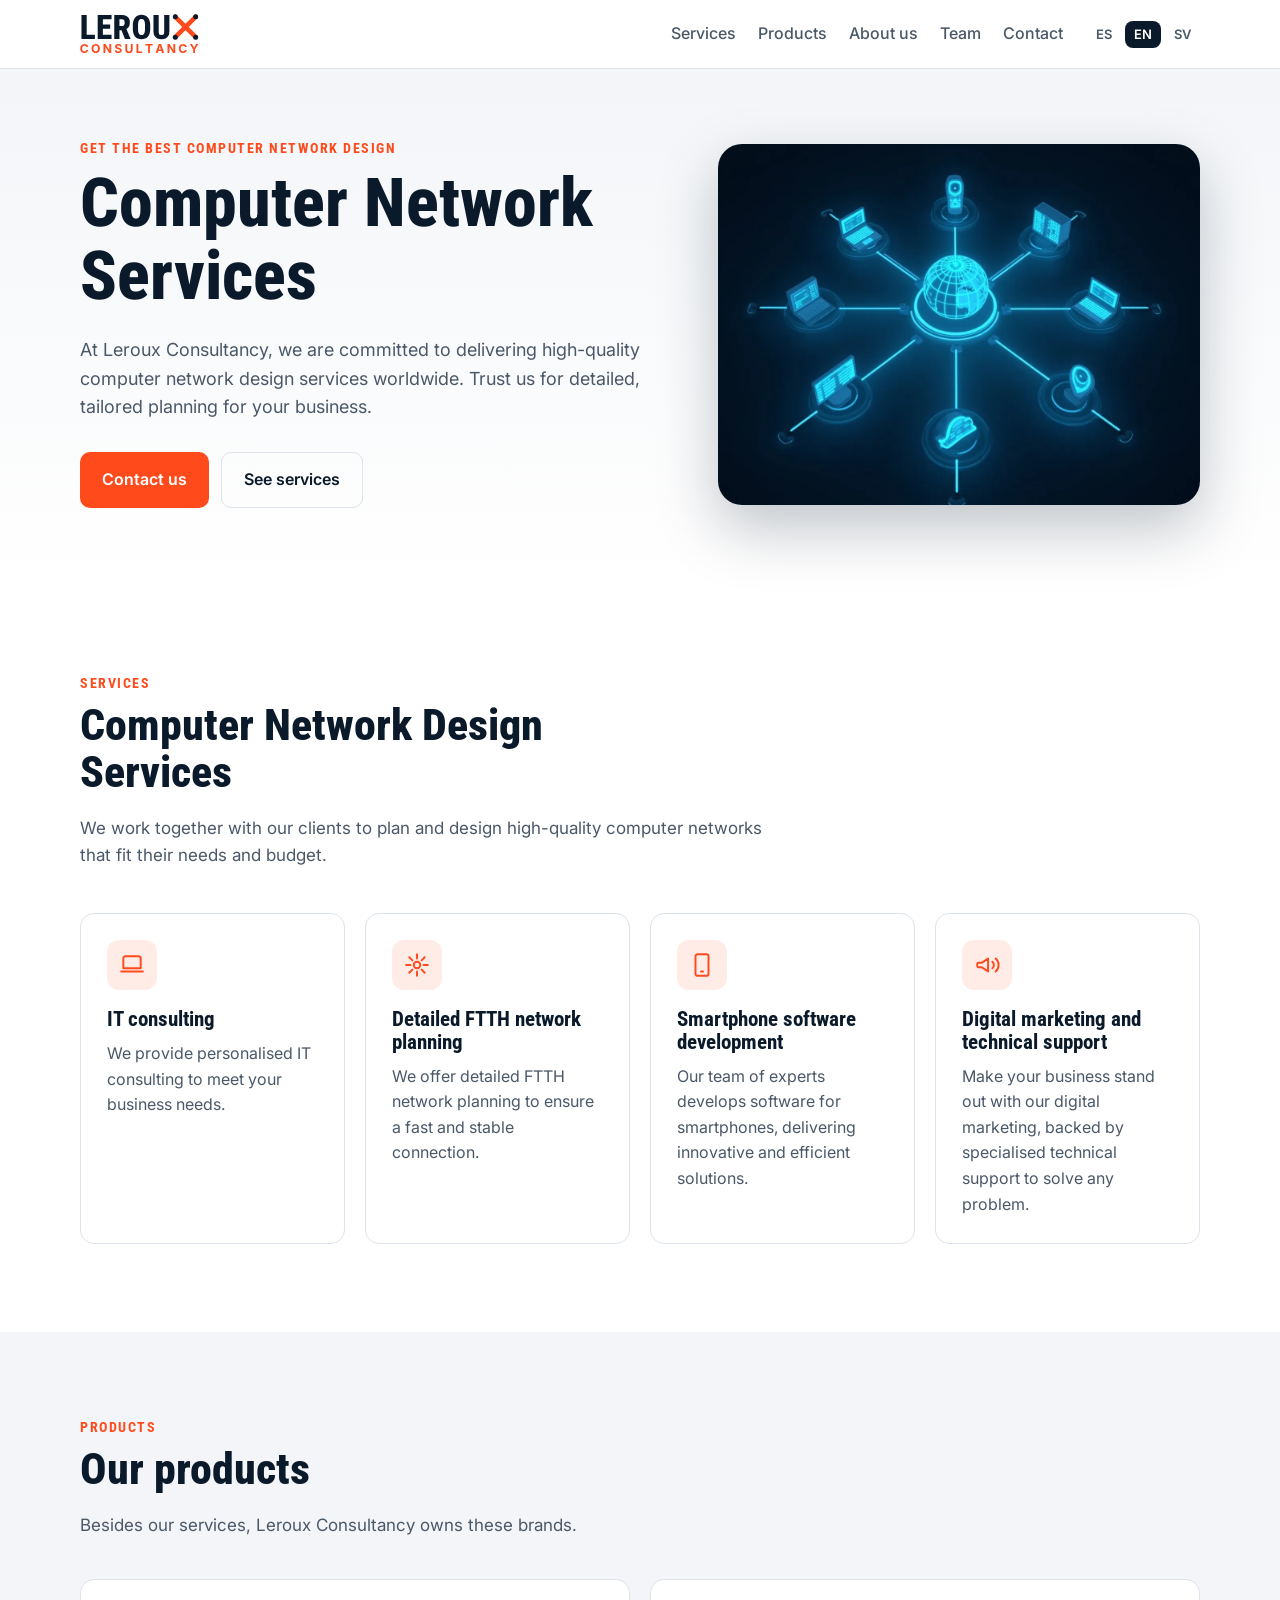
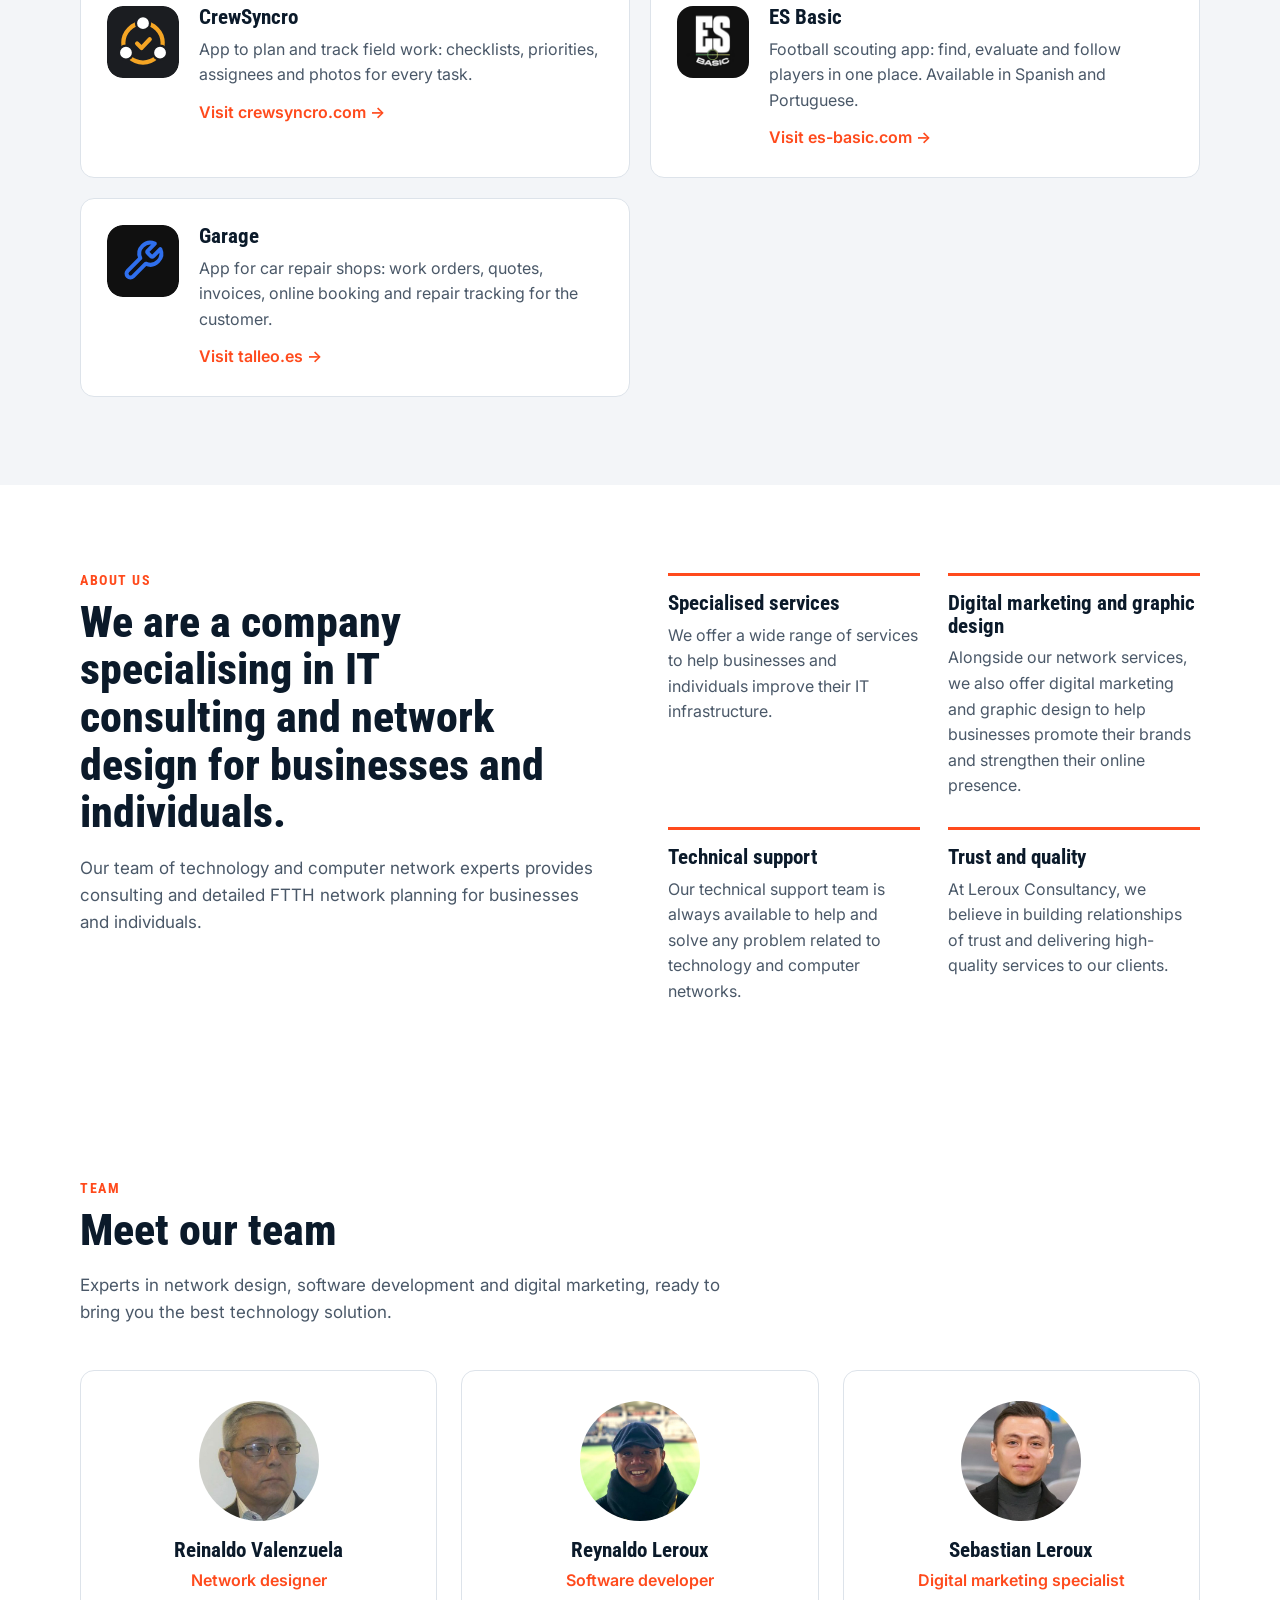
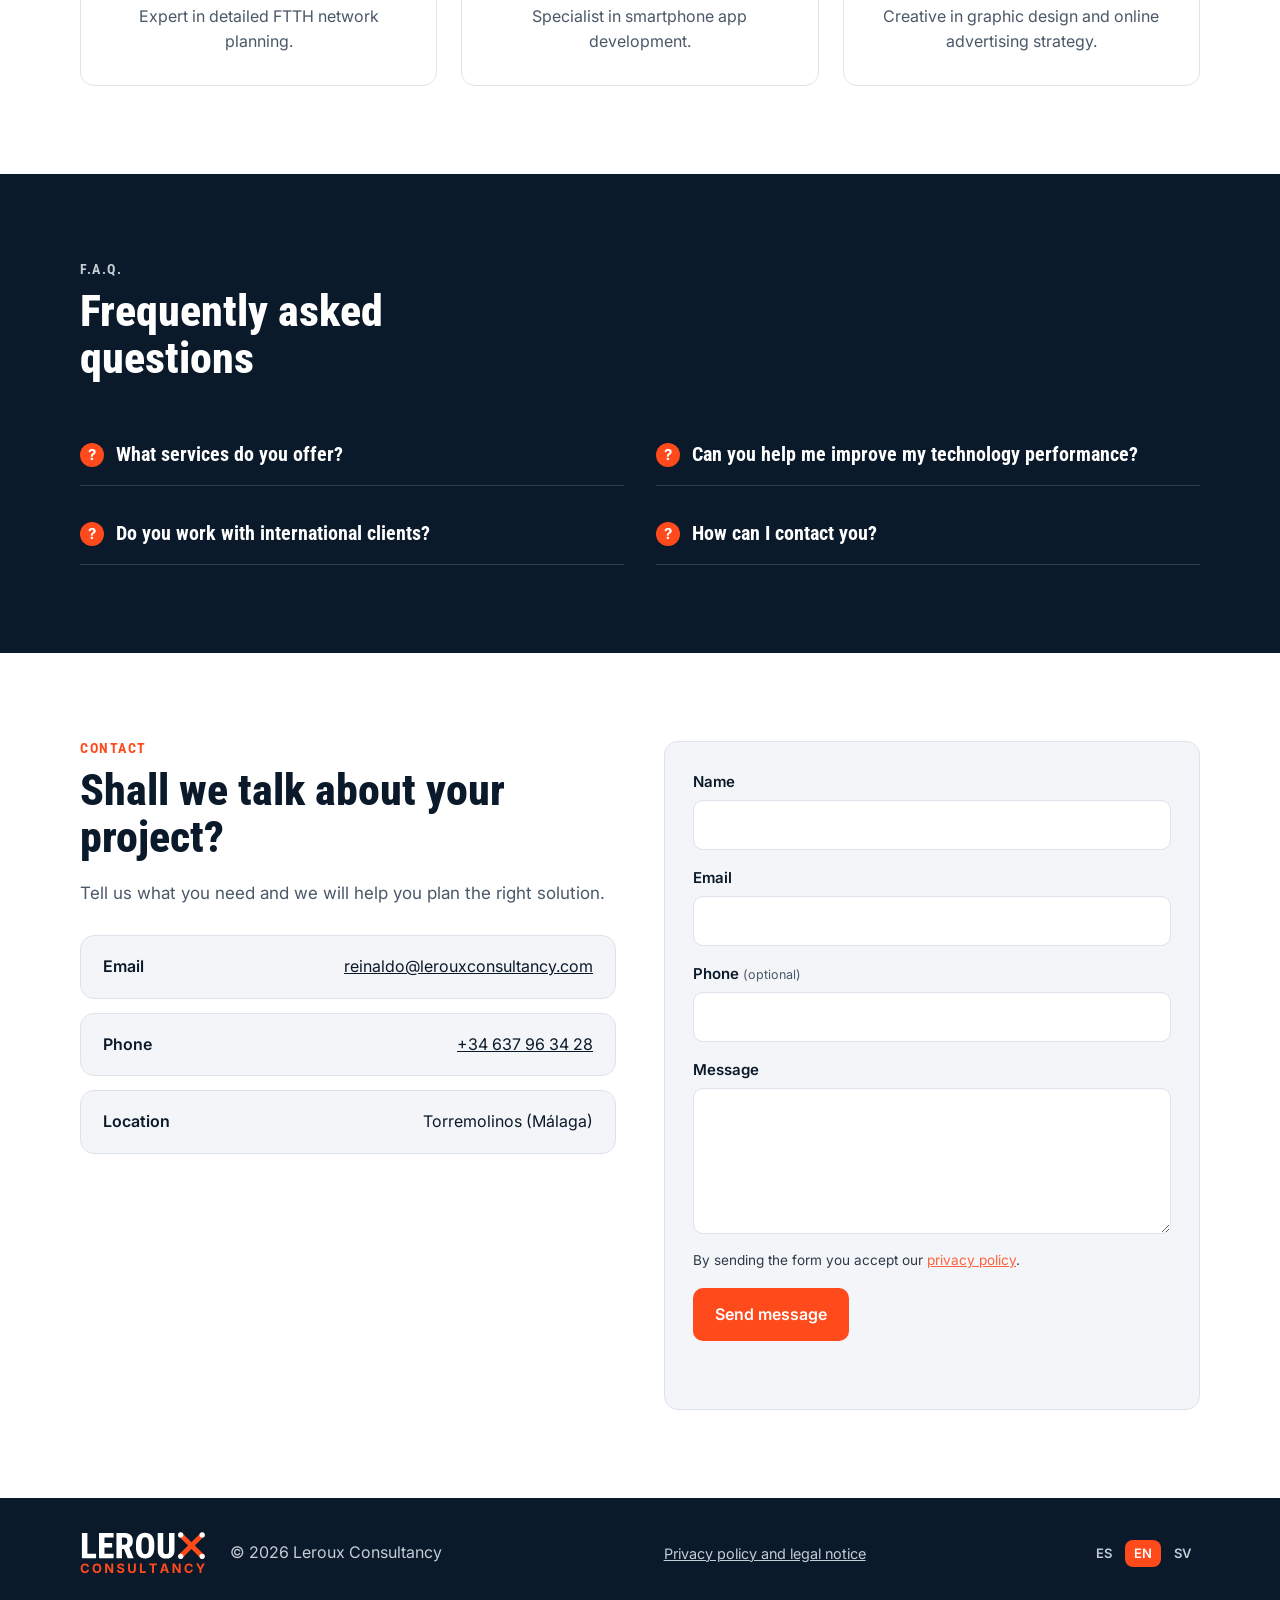
<file: en/index.html>
<!doctype html>
<html lang="en">
<head>
<meta charset="utf-8">
<meta name="viewport" content="width=device-width, initial-scale=1">
<title>Leroux Consultancy — Computer network and FTTH design</title>
<meta name="description" content="IT consulting, detailed FTTH network planning, smartphone software development and digital marketing for businesses and individuals.">
<link rel="alternate" hreflang="es" href="https://lerouxconsultancy.com/"><link rel="alternate" hreflang="en" href="https://lerouxconsultancy.com/en/"><link rel="alternate" hreflang="sv" href="https://lerouxconsultancy.com/sv/">
<link rel="icon" href="../assets/logo.svg" type="image/svg+xml">
<link rel="apple-touch-icon" href="../assets/apple-touch-icon.png">
<link rel="preconnect" href="https://fonts.googleapis.com">
<link rel="preconnect" href="https://fonts.gstatic.com" crossorigin>
<link href="https://fonts.googleapis.com/css2?family=Inter:wght@400;500;600&family=Roboto+Condensed:wght@600;700;800&display=swap" rel="stylesheet">
<link rel="stylesheet" href="../assets/styles.css?v=f7cd1884">
</head>
<body>
<header class="site-header">
  <div class="wrap header-row">
    <a class="brand" href="../en/" aria-label="Leroux Consultancy"><svg class="wordmark" aria-hidden="true" xmlns="http://www.w3.org/2000/svg" viewBox="0 0 394.6 153.0"><path d="M65.41015625 78.544921875V91.09375H25.2734375V20.0H40.80078125V78.544921875ZM115.03125 78.544921875V91.09375H73.625V20.0H115.03125V32.59765625H89.15234375V48.515625H110.9296875V60.625H89.15234375V78.544921875ZM123.099609375 20.0H146.68359375Q153.8125 20.0 158.939453125 22.44140625Q164.06640625 24.8828125 166.8251953125 29.66796875Q169.583984375 34.453125 169.583984375 41.484375Q169.583984375 47.44140625 168.021484375 51.5185546875Q166.458984375 55.595703125 163.626953125 58.28125Q161.72265625 60.087890625 159.330078125 61.40625L171.634765625 90.361328125V91.09375H155.033203125L144.6328125 65.5078125H138.626953125V91.09375H123.099609375ZM138.626953125 52.958984375H146.29296875Q148.9296875 52.958984375 150.638671875 51.73828125Q152.34765625 50.517578125 153.2021484375 48.2470703125Q154.056640625 45.9765625 154.056640625 42.8515625Q154.056640625 39.62890625 153.2509765625 37.333984375Q152.4453125 35.0390625 150.8583984375 33.818359375Q149.271484375 32.59765625 146.68359375 32.59765625H138.626953125ZM230.38671875 50.126953125V61.455078125Q230.38671875 69.0234375 228.53125 74.7607421875Q226.67578125 80.498046875 223.2333984375 84.35546875Q219.791015625 88.212890625 215.0302734375 90.1416015625Q210.26953125 92.0703125 204.5078125 92.0703125Q198.697265625 92.0703125 193.912109375 90.1416015625Q189.126953125 88.212890625 185.66015625 84.35546875Q182.193359375 80.498046875 180.3134765625 74.7607421875Q178.43359375 69.0234375 178.43359375 61.455078125V50.126953125Q178.43359375 42.4609375 180.3134765625 36.6259765625Q182.193359375 30.791015625 185.6357421875 26.9091796875Q189.078125 23.02734375 193.8388671875 21.025390625Q198.599609375 19.0234375 204.41015625 19.0234375Q210.220703125 19.0234375 214.9814453125 21.025390625Q219.7421875 23.02734375 223.1845703125 26.9091796875Q226.626953125 30.791015625 228.5068359375 36.6259765625Q230.38671875 42.4609375 230.38671875 50.126953125ZM214.810546875 61.455078125V50.029296875Q214.810546875 45.09765625 214.1513671875 41.630859375Q213.4921875 38.1640625 212.173828125 35.966796875Q210.85546875 33.76953125 208.9267578125 32.744140625Q206.998046875 31.71875 204.41015625 31.71875Q201.7734375 31.71875 199.8203125 32.744140625Q197.8671875 33.76953125 196.5732421875 35.966796875Q195.279296875 38.1640625 194.6689453125 41.630859375Q194.05859375 45.09765625 194.05859375 50.029296875V61.455078125Q194.05859375 66.240234375 194.693359375 69.658203125Q195.328125 73.076171875 196.646484375 75.224609375Q197.96484375 77.373046875 199.91796875 78.3984375Q201.87109375 79.423828125 204.5078125 79.423828125Q207.046875 79.423828125 208.9755859375 78.3984375Q210.904296875 77.373046875 212.1982421875 75.224609375Q213.4921875 73.076171875 214.1513671875 69.658203125Q214.810546875 66.240234375 214.810546875 61.455078125ZM272.048828125 20.0H287.576171875V68.583984375Q287.576171875 76.8359375 284.5732421875 82.0361328125Q281.5703125 87.236328125 276.248046875 89.6533203125Q270.92578125 92.0703125 263.89453125 92.0703125Q256.814453125 92.0703125 251.443359375 89.6533203125Q246.072265625 87.236328125 243.0693359375 82.0361328125Q240.06640625 76.8359375 240.06640625 68.583984375V20.0H255.642578125V68.583984375Q255.642578125 73.125 256.5703125 75.4931640625Q257.498046875 77.861328125 259.3291015625 78.69140625Q261.16015625 79.521484375 263.89453125 79.521484375Q266.677734375 79.521484375 268.4599609375 78.69140625Q270.2421875 77.861328125 271.1455078125 75.4931640625Q272.048828125 73.125 272.048828125 68.583984375Z" fill="currentColor"/><path d="M305.16 25.15 L365.95 85.94 M365.95 25.15 L305.16 85.94" stroke="#ff4a1c" stroke-width="13.76" stroke-linecap="round"/><g fill="currentColor"><circle cx="305.16" cy="25.15" r="7.46"/><circle cx="305.16" cy="85.94" r="7.46"/><circle cx="365.95" cy="25.15" r="7.46"/><circle cx="365.95" cy="85.94" r="7.46"/></g><path d="M34.00830078125 133.40537109375Q30.4794921875 133.40537109375 27.6903076171875 131.8013671875Q24.901123046875 130.19736328125 23.2882080078125 127.149755859375Q21.67529296875 124.1021484375 21.67529296875 119.78916015625Q21.67529296875 115.458349609375 23.297119140625 112.4018310546875Q24.9189453125 109.3453125 27.717041015625 107.74130859375Q30.51513671875 106.1373046875 34.00830078125 106.1373046875Q36.271728515625 106.1373046875 38.2232666015625 106.7699951171875Q40.1748046875 107.402685546875 41.689697265625 108.614599609375Q43.20458984375 109.826513671875 44.1669921875 111.5820068359375Q45.12939453125 113.3375 45.432373046875 115.58310546875H39.92529296875Q39.7470703125 114.478125 39.2391357421875 113.6315673828125Q38.731201171875 112.785009765625 37.9737548828125 112.1879638671875Q37.21630859375 111.59091796875 36.236083984375 111.2790283203125Q35.255859375 110.967138671875 34.115234375 110.967138671875Q32.0478515625 110.967138671875 30.4884033203125 112.000830078125Q28.928955078125 113.034521484375 28.0645751953125 115.0038818359375Q27.2001953125 116.9732421875 27.2001953125 119.78916015625Q27.2001953125 122.658544921875 28.073486328125 124.618994140625Q28.94677734375 126.579443359375 30.497314453125 127.577490234375Q32.0478515625 128.575537109375 34.097412109375 128.575537109375Q35.238037109375 128.575537109375 36.2093505859375 128.2636474609375Q37.1806640625 127.9517578125 37.9559326171875 127.3547119140625Q38.731201171875 126.757666015625 39.2391357421875 125.902197265625Q39.7470703125 125.046728515625 39.943115234375 123.9595703125H45.4501953125Q45.236328125 125.8130859375 44.3541259765625 127.506201171875Q43.471923828125 129.19931640625 42.010498046875 130.535986328125Q40.549072265625 131.87265625 38.53515625 132.639013671875Q36.521240234375 133.40537109375 34.00830078125 133.40537109375ZM67.7868896484375 133.40537109375Q64.2759033203125 133.40537109375 61.468896484374994 131.8013671875Q58.6618896484375 130.19736328125 57.03115234375 127.149755859375Q55.4004150390625 124.1021484375 55.4004150390625 119.78916015625Q55.4004150390625 115.458349609375 57.03115234375 112.4018310546875Q58.6618896484375 109.3453125 61.468896484374994 107.74130859375Q64.2759033203125 106.1373046875 67.7868896484375 106.1373046875Q71.3156982421875 106.1373046875 74.1137939453125 107.74130859375Q76.9118896484375 109.3453125 78.542626953125 112.4018310546875Q80.1733642578125 115.458349609375 80.1733642578125 119.78916015625Q80.1733642578125 124.1021484375 78.542626953125 127.149755859375Q76.9118896484375 130.19736328125 74.1137939453125 131.8013671875Q71.3156982421875 133.40537109375 67.7868896484375 133.40537109375ZM67.7868896484375 128.575537109375Q69.8542724609375 128.575537109375 71.3958984375 127.5685791015625Q72.9375244140625 126.56162109375 73.7929931640625 124.5922607421875Q74.6484619140625 122.622900390625 74.6484619140625 119.78916015625Q74.6484619140625 116.919775390625 73.7929931640625 114.9504150390625Q72.9375244140625 112.9810546875 71.3958984375 111.9740966796875Q69.8542724609375 110.967138671875 67.7868896484375 110.967138671875Q65.7373291015625 110.967138671875 64.1867919921875 111.9830078125Q62.6362548828125 112.998876953125 61.7807861328125 114.9682373046875Q60.9253173828125 116.93759765625 60.9253173828125 119.78916015625Q60.9253173828125 122.622900390625 61.7807861328125 124.583349609375Q62.6362548828125 126.543798828125 64.1867919921875 127.55966796875Q65.7373291015625 128.575537109375 67.7868896484375 128.575537109375ZM90.979052734375 133.04892578125V106.49375H97.038623046875L105.43291015625 119.93173828125Q106.07451171875 120.9654296875 106.733935546875 122.17734375Q107.393359375 123.3892578125 108.088427734375 124.868505859375Q108.42705078125 125.59921875 108.7478515625 126.41904296875Q108.71220703125 125.741796875 108.6765625 125.046728515625Q108.56962890625 123.371435546875 108.49833984375 121.838720703125Q108.42705078125 120.306005859375 108.42705078125 119.236669921875V106.49375H113.98759765625V133.04892578125H107.910205078125L100.282275390625 120.85849609375Q99.44462890625 119.486181640625 98.73173828125 118.1940673828125Q98.01884765625 116.901953125 97.252490234375 115.33359375Q96.7712890625 114.389013671875 96.183154296875 113.194921875Q96.254443359375 114.282080078125 96.30791015625 115.29794921875Q96.41484375 117.062353515625 96.4772216796875 118.4970458984375Q96.539599609375 119.93173828125 96.539599609375 120.840673828125V133.04892578125ZM135.2549560546875 133.441015625Q132.0647705078125 133.441015625 129.7033203125 132.460791015625Q127.34187011718751 131.48056640625 126.02302246093751 129.55576171875Q124.70417480468751 127.63095703125 124.63288574218751 124.8150390625H129.9260986328125Q130.0330322265625 126.151708984375 130.7281005859375 127.0517333984375Q131.4231689453125 127.9517578125 132.5816162109375 128.397314453125Q133.7400634765625 128.84287109375 135.2014892578125 128.84287109375Q136.6629150390625 128.84287109375 137.741162109375 128.4240478515625Q138.8194091796875 128.005224609375 139.4253662109375 127.2388671875Q140.0313232421875 126.472509765625 140.0313232421875 125.456640625Q140.0313232421875 124.547705078125 139.487744140625 123.9328369140625Q138.9441650390625 123.31796875 137.9282958984375 122.872412109375Q136.9124267578125 122.42685546875 135.4510009765625 122.088232421875L132.5281494140625 121.35751953125Q129.1597412109375 120.5376953125 127.25275878906251 118.7822021484375Q125.34577636718751 117.026708984375 125.34577636718751 114.139501953125Q125.34577636718751 111.73349609375 126.63789062500001 109.933447265625Q127.93000488281251 108.1333984375 130.184521484375 107.1353515625Q132.4390380859375 106.1373046875 135.3262451171875 106.1373046875Q138.2669189453125 106.1373046875 140.4590576171875 107.1442626953125Q142.6511962890625 108.151220703125 143.8809326171875 109.9423583984375Q145.1106689453125 111.73349609375 145.1463134765625 114.068212890625H139.8887451171875Q139.7461669921875 112.464208984375 138.525341796875 111.59091796875Q137.3045166015625 110.717626953125 135.2727783203125 110.717626953125Q133.9004638671875 110.717626953125 132.9202392578125 111.109716796875Q131.9400146484375 111.501806640625 131.432080078125 112.196875Q130.9241455078125 112.891943359375 130.9241455078125 113.783056640625Q130.9241455078125 114.76328125 131.5122802734375 115.4137939453125Q132.1004150390625 116.064306640625 133.0806396484375 116.4653076171875Q134.0608642578125 116.86630859375 135.1658447265625 117.133642578125L137.5718505859375 117.72177734375Q139.2471435546875 118.096044921875 140.6907470703125 118.737646484375Q142.1343505859375 119.379248046875 143.2215087890625 120.3149169921875Q144.3086669921875 121.2505859375 144.905712890625 122.5337890625Q145.5027587890625 123.8169921875 145.5027587890625 125.49228515625Q145.5027587890625 127.898291015625 144.2908447265625 129.6894287109375Q143.0789306640625 131.48056640625 140.7798583984375 132.460791015625Q138.4807861328125 133.441015625 135.2549560546875 133.441015625ZM167.09091796875 133.423193359375Q163.81162109375 133.423193359375 161.3432373046875 132.2023681640625Q158.874853515625 130.98154296875 157.5114501953125 128.8072265625Q156.148046875 126.63291015625 156.148046875 123.727880859375V106.49375H161.583837890625V123.28232421875Q161.583837890625 124.832861328125 162.2699951171875 126.0358642578125Q162.95615234375 127.2388671875 164.1947998046875 127.9250244140625Q165.433447265625 128.611181640625 167.09091796875 128.611181640625Q168.7662109375 128.611181640625 170.0048583984375 127.9250244140625Q171.243505859375 127.2388671875 171.9296630859375 126.0358642578125Q172.6158203125 124.832861328125 172.6158203125 123.28232421875V106.49375H178.06943359375V123.727880859375Q178.06943359375 126.63291015625 176.697119140625 128.8072265625Q175.3248046875 130.98154296875 172.8564208984375 132.2023681640625Q170.388037109375 133.423193359375 167.09091796875 133.423193359375ZM189.5880126953125 133.04892578125V106.49375H195.0238037109375V128.539892578125H206.4835205078125V133.04892578125ZM215.88125 111.002783203125V106.49375H237.570947265625V111.002783203125H229.46181640625V133.04892578125H224.008203125V111.002783203125ZM246.5052978515625 133.04892578125 255.5768310546875 106.49375H262.7057373046875L272.0089599609375 133.04892578125H265.9672119140625L263.9176513671875 126.882421875H254.4896728515625L252.5114013671875 133.04892578125ZM262.5096923828125 122.622900390625 261.7076904296875 120.234716796875Q260.9413330078125 117.757421875 260.1571533203125 114.79892578125Q259.6403076171875 112.891943359375 259.0878173828125 110.77109375Q258.5531494140625 112.927587890625 258.0897705078125 114.8345703125Q257.3412353515625 117.810888671875 256.6105224609375 120.234716796875L255.8441650390625 122.622900390625ZM282.012646484375 133.04892578125V106.49375H288.072216796875L296.46650390625 119.93173828125Q297.10810546875 120.9654296875 297.767529296875 122.17734375Q298.426953125 123.3892578125 299.122021484375 124.868505859375Q299.46064453125 125.59921875 299.7814453125 126.41904296875Q299.74580078125 125.741796875 299.71015625 125.046728515625Q299.60322265625 123.371435546875 299.53193359375 121.838720703125Q299.46064453125 120.306005859375 299.46064453125 119.236669921875V106.49375H305.02119140625V133.04892578125H298.943798828125L291.315869140625 120.85849609375Q290.47822265625 119.486181640625 289.76533203125 118.1940673828125Q289.05244140625 116.901953125 288.286083984375 115.33359375Q287.8048828125 114.389013671875 287.216748046875 113.194921875Q287.288037109375 114.282080078125 287.34150390625 115.29794921875Q287.4484375 117.062353515625 287.5108154296875 118.4970458984375Q287.573193359375 119.93173828125 287.573193359375 120.840673828125V133.04892578125ZM328.15988769531253 133.40537109375Q324.63107910156253 133.40537109375 321.84189453125003 131.8013671875Q319.05270996093753 130.19736328125 317.43979492187503 127.149755859375Q315.82687988281253 124.1021484375 315.82687988281253 119.78916015625Q315.82687988281253 115.458349609375 317.44870605468753 112.4018310546875Q319.07053222656253 109.3453125 321.86862792968753 107.74130859375Q324.66672363281253 106.1373046875 328.15988769531253 106.1373046875Q330.42331542968753 106.1373046875 332.37485351562503 106.7699951171875Q334.32639160156253 107.402685546875 335.84128417968753 108.614599609375Q337.35617675781253 109.826513671875 338.31857910156253 111.5820068359375Q339.28098144531253 113.3375 339.58395996093753 115.58310546875H334.07687988281253Q333.89865722656253 114.478125 333.39072265625003 113.6315673828125Q332.88278808593753 112.785009765625 332.12534179687503 112.1879638671875Q331.36789550781253 111.59091796875 330.38767089843753 111.2790283203125Q329.40744628906253 110.967138671875 328.26682128906253 110.967138671875Q326.19943847656253 110.967138671875 324.63999023437503 112.000830078125Q323.08054199218753 113.034521484375 322.21616210937503 115.0038818359375Q321.35178222656253 116.9732421875 321.35178222656253 119.78916015625Q321.35178222656253 122.658544921875 322.22507324218753 124.618994140625Q323.09836425781253 126.579443359375 324.64890136718753 127.577490234375Q326.19943847656253 128.575537109375 328.24899902343753 128.575537109375Q329.38962402343753 128.575537109375 330.36093750000003 128.2636474609375Q331.33225097656253 127.9517578125 332.10751953125003 127.3547119140625Q332.88278808593753 126.757666015625 333.39072265625003 125.902197265625Q333.89865722656253 125.046728515625 334.09470214843753 123.9595703125H339.60178222656253Q339.38791503906253 125.8130859375 338.50571289062503 127.506201171875Q337.62351074218753 129.19931640625 336.16208496093753 130.535986328125Q334.70065917968753 131.87265625 332.68674316406253 132.639013671875Q330.67282714843753 133.40537109375 328.15988769531253 133.40537109375ZM358.58789062500006 133.04892578125V123.06845703125L348.75000000000006 106.49375H355.11254882812506L359.60375976562506 114.76328125Q360.29882812500006 116.01083984375 360.83349609375006 117.240576171875Q361.08300781250006 117.810888671875 361.33251953125006 118.4703125Q361.58203125000006 117.79306640625 361.81372070312506 117.22275390625Q362.33056640625006 115.993017578125 362.98999023437506 114.76328125L367.33862304687506 106.49375H373.68334960937506L364.00585937500006 123.06845703125V133.04892578125Z" fill="#ff4a1c"/></svg></a>
    <nav class="nav" aria-label="Main menu">
      <a href="#servicios">Services</a>
      <a href="#productos">Products</a>
      <a href="#nosotros">About us</a>
      <a href="#equipo">Team</a>
      <a href="#contacto">Contact</a>
    </nav>
    <div class="lang" aria-label="Language"><a href="../" hreflang="es" lang="es">ES</a><a href="../en/" hreflang="en" lang="en" aria-current="true">EN</a><a href="../sv/" hreflang="sv" lang="sv">SV</a></div>
  </div>
</header>

<main>
  <section class="hero">
    <div class="wrap hero-grid">
      <div>
        <p class="eyebrow">Get the best computer network design</p>
        <h1>Computer Network Services</h1>
        <p class="lead">At Leroux Consultancy, we are committed to delivering high-quality computer network design services worldwide. Trust us for detailed, tailored planning for your business.</p>
        <div class="actions">
          <a class="btn btn-primary" href="#contacto">Contact us</a>
          <a class="btn btn-ghost" href="#servicios">See services</a>
        </div>
      </div>
      <picture class="hero-photo">
        <source srcset="../assets/hero-redes.webp" type="image/webp">
        <img src="../assets/hero-redes.jpg" alt="Connected computer network: a central globe linked to computers, servers and devices" width="1200" height="900" fetchpriority="high">
      </picture>
    </div>
  </section>

  <section id="servicios" class="section">
    <div class="wrap">
      <p class="eyebrow">Services</p>
      <h2>Computer Network Design Services</h2>
      <p class="section-lead">We work together with our clients to plan and design high-quality computer networks that fit their needs and budget.</p>
      <div class="cards"><article class="card"><div class="card-icon"><svg viewBox="0 0 24 24" fill="none" stroke="currentColor" stroke-width="1.8" stroke-linecap="round" stroke-linejoin="round" aria-hidden="true"><path d="M4 6a2 2 0 0 1 2-2h12a2 2 0 0 1 2 2v9H4z"/><path d="M2 18h20"/></svg></div><h3>IT consulting</h3><p>We provide personalised IT consulting to meet your business needs.</p></article><article class="card"><div class="card-icon"><svg viewBox="0 0 24 24" fill="none" stroke="currentColor" stroke-width="1.8" stroke-linecap="round" stroke-linejoin="round" aria-hidden="true"><circle cx="12" cy="12" r="3"/><path d="M12 2v4M12 18v4M2 12h4M18 12h4M4.9 4.9l2.8 2.8M16.3 16.3l2.8 2.8M4.9 19.1l2.8-2.8M16.3 7.7l2.8-2.8"/></svg></div><h3>Detailed FTTH network planning</h3><p>We offer detailed FTTH network planning to ensure a fast and stable connection.</p></article><article class="card"><div class="card-icon"><svg viewBox="0 0 24 24" fill="none" stroke="currentColor" stroke-width="1.8" stroke-linecap="round" stroke-linejoin="round" aria-hidden="true"><rect x="6" y="2" width="12" height="20" rx="2"/><path d="M11 18h2"/></svg></div><h3>Smartphone software development</h3><p>Our team of experts develops software for smartphones, delivering innovative and efficient solutions.</p></article><article class="card"><div class="card-icon"><svg viewBox="0 0 24 24" fill="none" stroke="currentColor" stroke-width="1.8" stroke-linecap="round" stroke-linejoin="round" aria-hidden="true"><path d="M3 11v2a1 1 0 0 0 1 1h3l6 4V6L7 10H4a1 1 0 0 0-1 1z"/><path d="M17 9a4 4 0 0 1 0 6"/><path d="M20 6a8 8 0 0 1 0 12"/></svg></div><h3>Digital marketing and technical support</h3><p>Make your business stand out with our digital marketing, backed by specialised technical support to solve any problem.</p></article></div>
    </div>
  </section>

  <section id="productos" class="section section-alt">
    <div class="wrap">
      <p class="eyebrow">Products</p>
      <h2>Our products</h2>
      <p class="section-lead">Besides our services, Leroux Consultancy owns these brands.</p>
      <div class="products"><article class="product"><img src="../assets/crewsyncro.svg" alt="" width="72" height="72"><div><h3>CrewSyncro</h3><p>App to plan and track field work: checklists, priorities, assignees and photos for every task.</p><a class="product-link" href="https://www.crewsyncro.com" target="_blank" rel="noopener">Visit crewsyncro.com →</a></div></article><article class="product"><img src="../assets/esbasic.png" alt="" width="72" height="72"><div><h3>ES Basic</h3><p>Football scouting app: find, evaluate and follow players in one place. Available in Spanish and Portuguese.</p><a class="product-link" href="https://es-basic.com" target="_blank" rel="noopener">Visit es-basic.com →</a></div></article><article class="product"><img src="../assets/garage.svg" alt="" width="72" height="72"><div><h3>Garage</h3><p>App for car repair shops: work orders, quotes, invoices, online booking and repair tracking for the customer.</p><a class="product-link" href="https://talleo.es" target="_blank" rel="noopener">Visit talleo.es →</a></div></article></div>
    </div>
  </section>

  <section id="nosotros" class="section">
    <div class="wrap about-grid">
      <div>
        <p class="eyebrow">About us</p>
        <h2>We are a company specialising in IT consulting and network design for businesses and individuals.</h2>
        <p class="section-lead">Our team of technology and computer network experts provides consulting and detailed FTTH network planning for businesses and individuals.</p>
      </div>
      <div class="features"><div class="feature"><h3>Specialised services</h3><p>We offer a wide range of services to help businesses and individuals improve their IT infrastructure.</p></div><div class="feature"><h3>Digital marketing and graphic design</h3><p>Alongside our network services, we also offer digital marketing and graphic design to help businesses promote their brands and strengthen their online presence.</p></div><div class="feature"><h3>Technical support</h3><p>Our technical support team is always available to help and solve any problem related to technology and computer networks.</p></div><div class="feature"><h3>Trust and quality</h3><p>At Leroux Consultancy, we believe in building relationships of trust and delivering high-quality services to our clients.</p></div></div>
    </div>
  </section>

  <section id="equipo" class="section">
    <div class="wrap">
      <p class="eyebrow">Team</p>
      <h2>Meet our team</h2>
      <p class="section-lead">Experts in network design, software development and digital marketing, ready to bring you the best technology solution.</p>
      <div class="team"><article class="member"><img class="avatar" src="../assets/team/reinaldo-valenzuela.jpg?v=086a0c9b" alt="Reinaldo Valenzuela" width="120" height="120"><h3>Reinaldo Valenzuela</h3><p class="role">Network designer</p><p>Expert in detailed FTTH network planning.</p></article><article class="member"><img class="avatar" src="../assets/team/reynaldo-leroux.jpg?v=49cf2a87" alt="Reynaldo Leroux" width="120" height="120"><h3>Reynaldo Leroux</h3><p class="role">Software developer</p><p>Specialist in smartphone app development.</p></article><article class="member"><img class="avatar" src="../assets/team/sebastian-leroux.jpg?v=c9fca11f" alt="Sebastian Leroux" width="120" height="120"><h3>Sebastian Leroux</h3><p class="role">Digital marketing specialist</p><p>Creative in graphic design and online advertising strategy.</p></article></div>
    </div>
  </section>

  <section id="faq" class="section section-dark">
    <div class="wrap">
      <p class="eyebrow">F.A.Q.</p>
      <h2>Frequently asked questions</h2>
      <div class="faq"><details class="faq-item"><summary>What services do you offer?</summary><p>We offer IT consulting, detailed FTTH network planning, computer network design and software development for smartphones.</p></details><details class="faq-item"><summary>Can you help me improve my technology performance?</summary><p>Yes, our team of technology experts can analyse your current situation and offer solutions and improvements to optimise your technology performance.</p></details><details class="faq-item"><summary>Do you work with international clients?</summary><p>Yes, we have experience working with clients from different parts of the world and adapt to each one&#x27;s needs and requirements.</p></details><details class="faq-item"><summary>How can I contact you?</summary><p>You can contact us through the contact form on this page or by sending us an email. You can also find us on our social media.</p></details></div>
    </div>
  </section>

  <section id="contacto" class="section">
    <div class="wrap contact">
      <div>
        <p class="eyebrow">Contact</p>
        <h2>Shall we talk about your project?</h2>
        <p class="section-lead">Tell us what you need and we will help you plan the right solution.</p>
        <ul class="contact-list"><li><span>Email</span><a href="mailto:reinaldo@lerouxconsultancy.com">reinaldo@lerouxconsultancy.com</a></li><li><span>Phone</span><a href="tel:+34637963428">+34 637 96 34 28</a></li><li><span>Location</span>Torremolinos (Málaga)</li></ul>
      </div>
      <form class="contact-form" id="contact-form" data-key="dae1cfb2-2237-4954-9fbf-cf61cbe80f8d" data-ok="Thank you! We received your message and will get back to you soon." data-error="Your message could not be sent. Please try again or email us." data-sending="Sending…" novalidate>
        <input type="hidden" name="subject" value="New message from lerouxconsultancy.com">
        <input type="checkbox" name="botcheck" class="hp" tabindex="-1" autocomplete="off" aria-hidden="true">
        <label>Name<input name="name" autocomplete="name" required></label>
        <label>Email<input name="email" type="email" autocomplete="email" required></label>
        <label><span>Phone <small>(optional)</small></span><input name="phone" type="tel" autocomplete="tel"></label>
        <label>Message<textarea name="message" rows="5" required></textarea></label>
        <p class="form-consent">By sending the form you accept our <a href="../en/privacy/">privacy policy</a>.</p>
        <button class="btn btn-primary" type="submit">Send message</button>
        <p class="form-status" role="status" aria-live="polite"></p>
      </form>
    </div>
  </section>
</main>

<footer class="site-footer">
  <div class="wrap footer-row">
    <div class="footer-brand"><svg class="wordmark" aria-hidden="true" xmlns="http://www.w3.org/2000/svg" viewBox="0 0 394.6 153.0"><path d="M65.41015625 78.544921875V91.09375H25.2734375V20.0H40.80078125V78.544921875ZM115.03125 78.544921875V91.09375H73.625V20.0H115.03125V32.59765625H89.15234375V48.515625H110.9296875V60.625H89.15234375V78.544921875ZM123.099609375 20.0H146.68359375Q153.8125 20.0 158.939453125 22.44140625Q164.06640625 24.8828125 166.8251953125 29.66796875Q169.583984375 34.453125 169.583984375 41.484375Q169.583984375 47.44140625 168.021484375 51.5185546875Q166.458984375 55.595703125 163.626953125 58.28125Q161.72265625 60.087890625 159.330078125 61.40625L171.634765625 90.361328125V91.09375H155.033203125L144.6328125 65.5078125H138.626953125V91.09375H123.099609375ZM138.626953125 52.958984375H146.29296875Q148.9296875 52.958984375 150.638671875 51.73828125Q152.34765625 50.517578125 153.2021484375 48.2470703125Q154.056640625 45.9765625 154.056640625 42.8515625Q154.056640625 39.62890625 153.2509765625 37.333984375Q152.4453125 35.0390625 150.8583984375 33.818359375Q149.271484375 32.59765625 146.68359375 32.59765625H138.626953125ZM230.38671875 50.126953125V61.455078125Q230.38671875 69.0234375 228.53125 74.7607421875Q226.67578125 80.498046875 223.2333984375 84.35546875Q219.791015625 88.212890625 215.0302734375 90.1416015625Q210.26953125 92.0703125 204.5078125 92.0703125Q198.697265625 92.0703125 193.912109375 90.1416015625Q189.126953125 88.212890625 185.66015625 84.35546875Q182.193359375 80.498046875 180.3134765625 74.7607421875Q178.43359375 69.0234375 178.43359375 61.455078125V50.126953125Q178.43359375 42.4609375 180.3134765625 36.6259765625Q182.193359375 30.791015625 185.6357421875 26.9091796875Q189.078125 23.02734375 193.8388671875 21.025390625Q198.599609375 19.0234375 204.41015625 19.0234375Q210.220703125 19.0234375 214.9814453125 21.025390625Q219.7421875 23.02734375 223.1845703125 26.9091796875Q226.626953125 30.791015625 228.5068359375 36.6259765625Q230.38671875 42.4609375 230.38671875 50.126953125ZM214.810546875 61.455078125V50.029296875Q214.810546875 45.09765625 214.1513671875 41.630859375Q213.4921875 38.1640625 212.173828125 35.966796875Q210.85546875 33.76953125 208.9267578125 32.744140625Q206.998046875 31.71875 204.41015625 31.71875Q201.7734375 31.71875 199.8203125 32.744140625Q197.8671875 33.76953125 196.5732421875 35.966796875Q195.279296875 38.1640625 194.6689453125 41.630859375Q194.05859375 45.09765625 194.05859375 50.029296875V61.455078125Q194.05859375 66.240234375 194.693359375 69.658203125Q195.328125 73.076171875 196.646484375 75.224609375Q197.96484375 77.373046875 199.91796875 78.3984375Q201.87109375 79.423828125 204.5078125 79.423828125Q207.046875 79.423828125 208.9755859375 78.3984375Q210.904296875 77.373046875 212.1982421875 75.224609375Q213.4921875 73.076171875 214.1513671875 69.658203125Q214.810546875 66.240234375 214.810546875 61.455078125ZM272.048828125 20.0H287.576171875V68.583984375Q287.576171875 76.8359375 284.5732421875 82.0361328125Q281.5703125 87.236328125 276.248046875 89.6533203125Q270.92578125 92.0703125 263.89453125 92.0703125Q256.814453125 92.0703125 251.443359375 89.6533203125Q246.072265625 87.236328125 243.0693359375 82.0361328125Q240.06640625 76.8359375 240.06640625 68.583984375V20.0H255.642578125V68.583984375Q255.642578125 73.125 256.5703125 75.4931640625Q257.498046875 77.861328125 259.3291015625 78.69140625Q261.16015625 79.521484375 263.89453125 79.521484375Q266.677734375 79.521484375 268.4599609375 78.69140625Q270.2421875 77.861328125 271.1455078125 75.4931640625Q272.048828125 73.125 272.048828125 68.583984375Z" fill="currentColor"/><path d="M305.16 25.15 L365.95 85.94 M365.95 25.15 L305.16 85.94" stroke="#ff4a1c" stroke-width="13.76" stroke-linecap="round"/><g fill="currentColor"><circle cx="305.16" cy="25.15" r="7.46"/><circle cx="305.16" cy="85.94" r="7.46"/><circle cx="365.95" cy="25.15" r="7.46"/><circle cx="365.95" cy="85.94" r="7.46"/></g><path d="M34.00830078125 133.40537109375Q30.4794921875 133.40537109375 27.6903076171875 131.8013671875Q24.901123046875 130.19736328125 23.2882080078125 127.149755859375Q21.67529296875 124.1021484375 21.67529296875 119.78916015625Q21.67529296875 115.458349609375 23.297119140625 112.4018310546875Q24.9189453125 109.3453125 27.717041015625 107.74130859375Q30.51513671875 106.1373046875 34.00830078125 106.1373046875Q36.271728515625 106.1373046875 38.2232666015625 106.7699951171875Q40.1748046875 107.402685546875 41.689697265625 108.614599609375Q43.20458984375 109.826513671875 44.1669921875 111.5820068359375Q45.12939453125 113.3375 45.432373046875 115.58310546875H39.92529296875Q39.7470703125 114.478125 39.2391357421875 113.6315673828125Q38.731201171875 112.785009765625 37.9737548828125 112.1879638671875Q37.21630859375 111.59091796875 36.236083984375 111.2790283203125Q35.255859375 110.967138671875 34.115234375 110.967138671875Q32.0478515625 110.967138671875 30.4884033203125 112.000830078125Q28.928955078125 113.034521484375 28.0645751953125 115.0038818359375Q27.2001953125 116.9732421875 27.2001953125 119.78916015625Q27.2001953125 122.658544921875 28.073486328125 124.618994140625Q28.94677734375 126.579443359375 30.497314453125 127.577490234375Q32.0478515625 128.575537109375 34.097412109375 128.575537109375Q35.238037109375 128.575537109375 36.2093505859375 128.2636474609375Q37.1806640625 127.9517578125 37.9559326171875 127.3547119140625Q38.731201171875 126.757666015625 39.2391357421875 125.902197265625Q39.7470703125 125.046728515625 39.943115234375 123.9595703125H45.4501953125Q45.236328125 125.8130859375 44.3541259765625 127.506201171875Q43.471923828125 129.19931640625 42.010498046875 130.535986328125Q40.549072265625 131.87265625 38.53515625 132.639013671875Q36.521240234375 133.40537109375 34.00830078125 133.40537109375ZM67.7868896484375 133.40537109375Q64.2759033203125 133.40537109375 61.468896484374994 131.8013671875Q58.6618896484375 130.19736328125 57.03115234375 127.149755859375Q55.4004150390625 124.1021484375 55.4004150390625 119.78916015625Q55.4004150390625 115.458349609375 57.03115234375 112.4018310546875Q58.6618896484375 109.3453125 61.468896484374994 107.74130859375Q64.2759033203125 106.1373046875 67.7868896484375 106.1373046875Q71.3156982421875 106.1373046875 74.1137939453125 107.74130859375Q76.9118896484375 109.3453125 78.542626953125 112.4018310546875Q80.1733642578125 115.458349609375 80.1733642578125 119.78916015625Q80.1733642578125 124.1021484375 78.542626953125 127.149755859375Q76.9118896484375 130.19736328125 74.1137939453125 131.8013671875Q71.3156982421875 133.40537109375 67.7868896484375 133.40537109375ZM67.7868896484375 128.575537109375Q69.8542724609375 128.575537109375 71.3958984375 127.5685791015625Q72.9375244140625 126.56162109375 73.7929931640625 124.5922607421875Q74.6484619140625 122.622900390625 74.6484619140625 119.78916015625Q74.6484619140625 116.919775390625 73.7929931640625 114.9504150390625Q72.9375244140625 112.9810546875 71.3958984375 111.9740966796875Q69.8542724609375 110.967138671875 67.7868896484375 110.967138671875Q65.7373291015625 110.967138671875 64.1867919921875 111.9830078125Q62.6362548828125 112.998876953125 61.7807861328125 114.9682373046875Q60.9253173828125 116.93759765625 60.9253173828125 119.78916015625Q60.9253173828125 122.622900390625 61.7807861328125 124.583349609375Q62.6362548828125 126.543798828125 64.1867919921875 127.55966796875Q65.7373291015625 128.575537109375 67.7868896484375 128.575537109375ZM90.979052734375 133.04892578125V106.49375H97.038623046875L105.43291015625 119.93173828125Q106.07451171875 120.9654296875 106.733935546875 122.17734375Q107.393359375 123.3892578125 108.088427734375 124.868505859375Q108.42705078125 125.59921875 108.7478515625 126.41904296875Q108.71220703125 125.741796875 108.6765625 125.046728515625Q108.56962890625 123.371435546875 108.49833984375 121.838720703125Q108.42705078125 120.306005859375 108.42705078125 119.236669921875V106.49375H113.98759765625V133.04892578125H107.910205078125L100.282275390625 120.85849609375Q99.44462890625 119.486181640625 98.73173828125 118.1940673828125Q98.01884765625 116.901953125 97.252490234375 115.33359375Q96.7712890625 114.389013671875 96.183154296875 113.194921875Q96.254443359375 114.282080078125 96.30791015625 115.29794921875Q96.41484375 117.062353515625 96.4772216796875 118.4970458984375Q96.539599609375 119.93173828125 96.539599609375 120.840673828125V133.04892578125ZM135.2549560546875 133.441015625Q132.0647705078125 133.441015625 129.7033203125 132.460791015625Q127.34187011718751 131.48056640625 126.02302246093751 129.55576171875Q124.70417480468751 127.63095703125 124.63288574218751 124.8150390625H129.9260986328125Q130.0330322265625 126.151708984375 130.7281005859375 127.0517333984375Q131.4231689453125 127.9517578125 132.5816162109375 128.397314453125Q133.7400634765625 128.84287109375 135.2014892578125 128.84287109375Q136.6629150390625 128.84287109375 137.741162109375 128.4240478515625Q138.8194091796875 128.005224609375 139.4253662109375 127.2388671875Q140.0313232421875 126.472509765625 140.0313232421875 125.456640625Q140.0313232421875 124.547705078125 139.487744140625 123.9328369140625Q138.9441650390625 123.31796875 137.9282958984375 122.872412109375Q136.9124267578125 122.42685546875 135.4510009765625 122.088232421875L132.5281494140625 121.35751953125Q129.1597412109375 120.5376953125 127.25275878906251 118.7822021484375Q125.34577636718751 117.026708984375 125.34577636718751 114.139501953125Q125.34577636718751 111.73349609375 126.63789062500001 109.933447265625Q127.93000488281251 108.1333984375 130.184521484375 107.1353515625Q132.4390380859375 106.1373046875 135.3262451171875 106.1373046875Q138.2669189453125 106.1373046875 140.4590576171875 107.1442626953125Q142.6511962890625 108.151220703125 143.8809326171875 109.9423583984375Q145.1106689453125 111.73349609375 145.1463134765625 114.068212890625H139.8887451171875Q139.7461669921875 112.464208984375 138.525341796875 111.59091796875Q137.3045166015625 110.717626953125 135.2727783203125 110.717626953125Q133.9004638671875 110.717626953125 132.9202392578125 111.109716796875Q131.9400146484375 111.501806640625 131.432080078125 112.196875Q130.9241455078125 112.891943359375 130.9241455078125 113.783056640625Q130.9241455078125 114.76328125 131.5122802734375 115.4137939453125Q132.1004150390625 116.064306640625 133.0806396484375 116.4653076171875Q134.0608642578125 116.86630859375 135.1658447265625 117.133642578125L137.5718505859375 117.72177734375Q139.2471435546875 118.096044921875 140.6907470703125 118.737646484375Q142.1343505859375 119.379248046875 143.2215087890625 120.3149169921875Q144.3086669921875 121.2505859375 144.905712890625 122.5337890625Q145.5027587890625 123.8169921875 145.5027587890625 125.49228515625Q145.5027587890625 127.898291015625 144.2908447265625 129.6894287109375Q143.0789306640625 131.48056640625 140.7798583984375 132.460791015625Q138.4807861328125 133.441015625 135.2549560546875 133.441015625ZM167.09091796875 133.423193359375Q163.81162109375 133.423193359375 161.3432373046875 132.2023681640625Q158.874853515625 130.98154296875 157.5114501953125 128.8072265625Q156.148046875 126.63291015625 156.148046875 123.727880859375V106.49375H161.583837890625V123.28232421875Q161.583837890625 124.832861328125 162.2699951171875 126.0358642578125Q162.95615234375 127.2388671875 164.1947998046875 127.9250244140625Q165.433447265625 128.611181640625 167.09091796875 128.611181640625Q168.7662109375 128.611181640625 170.0048583984375 127.9250244140625Q171.243505859375 127.2388671875 171.9296630859375 126.0358642578125Q172.6158203125 124.832861328125 172.6158203125 123.28232421875V106.49375H178.06943359375V123.727880859375Q178.06943359375 126.63291015625 176.697119140625 128.8072265625Q175.3248046875 130.98154296875 172.8564208984375 132.2023681640625Q170.388037109375 133.423193359375 167.09091796875 133.423193359375ZM189.5880126953125 133.04892578125V106.49375H195.0238037109375V128.539892578125H206.4835205078125V133.04892578125ZM215.88125 111.002783203125V106.49375H237.570947265625V111.002783203125H229.46181640625V133.04892578125H224.008203125V111.002783203125ZM246.5052978515625 133.04892578125 255.5768310546875 106.49375H262.7057373046875L272.0089599609375 133.04892578125H265.9672119140625L263.9176513671875 126.882421875H254.4896728515625L252.5114013671875 133.04892578125ZM262.5096923828125 122.622900390625 261.7076904296875 120.234716796875Q260.9413330078125 117.757421875 260.1571533203125 114.79892578125Q259.6403076171875 112.891943359375 259.0878173828125 110.77109375Q258.5531494140625 112.927587890625 258.0897705078125 114.8345703125Q257.3412353515625 117.810888671875 256.6105224609375 120.234716796875L255.8441650390625 122.622900390625ZM282.012646484375 133.04892578125V106.49375H288.072216796875L296.46650390625 119.93173828125Q297.10810546875 120.9654296875 297.767529296875 122.17734375Q298.426953125 123.3892578125 299.122021484375 124.868505859375Q299.46064453125 125.59921875 299.7814453125 126.41904296875Q299.74580078125 125.741796875 299.71015625 125.046728515625Q299.60322265625 123.371435546875 299.53193359375 121.838720703125Q299.46064453125 120.306005859375 299.46064453125 119.236669921875V106.49375H305.02119140625V133.04892578125H298.943798828125L291.315869140625 120.85849609375Q290.47822265625 119.486181640625 289.76533203125 118.1940673828125Q289.05244140625 116.901953125 288.286083984375 115.33359375Q287.8048828125 114.389013671875 287.216748046875 113.194921875Q287.288037109375 114.282080078125 287.34150390625 115.29794921875Q287.4484375 117.062353515625 287.5108154296875 118.4970458984375Q287.573193359375 119.93173828125 287.573193359375 120.840673828125V133.04892578125ZM328.15988769531253 133.40537109375Q324.63107910156253 133.40537109375 321.84189453125003 131.8013671875Q319.05270996093753 130.19736328125 317.43979492187503 127.149755859375Q315.82687988281253 124.1021484375 315.82687988281253 119.78916015625Q315.82687988281253 115.458349609375 317.44870605468753 112.4018310546875Q319.07053222656253 109.3453125 321.86862792968753 107.74130859375Q324.66672363281253 106.1373046875 328.15988769531253 106.1373046875Q330.42331542968753 106.1373046875 332.37485351562503 106.7699951171875Q334.32639160156253 107.402685546875 335.84128417968753 108.614599609375Q337.35617675781253 109.826513671875 338.31857910156253 111.5820068359375Q339.28098144531253 113.3375 339.58395996093753 115.58310546875H334.07687988281253Q333.89865722656253 114.478125 333.39072265625003 113.6315673828125Q332.88278808593753 112.785009765625 332.12534179687503 112.1879638671875Q331.36789550781253 111.59091796875 330.38767089843753 111.2790283203125Q329.40744628906253 110.967138671875 328.26682128906253 110.967138671875Q326.19943847656253 110.967138671875 324.63999023437503 112.000830078125Q323.08054199218753 113.034521484375 322.21616210937503 115.0038818359375Q321.35178222656253 116.9732421875 321.35178222656253 119.78916015625Q321.35178222656253 122.658544921875 322.22507324218753 124.618994140625Q323.09836425781253 126.579443359375 324.64890136718753 127.577490234375Q326.19943847656253 128.575537109375 328.24899902343753 128.575537109375Q329.38962402343753 128.575537109375 330.36093750000003 128.2636474609375Q331.33225097656253 127.9517578125 332.10751953125003 127.3547119140625Q332.88278808593753 126.757666015625 333.39072265625003 125.902197265625Q333.89865722656253 125.046728515625 334.09470214843753 123.9595703125H339.60178222656253Q339.38791503906253 125.8130859375 338.50571289062503 127.506201171875Q337.62351074218753 129.19931640625 336.16208496093753 130.535986328125Q334.70065917968753 131.87265625 332.68674316406253 132.639013671875Q330.67282714843753 133.40537109375 328.15988769531253 133.40537109375ZM358.58789062500006 133.04892578125V123.06845703125L348.75000000000006 106.49375H355.11254882812506L359.60375976562506 114.76328125Q360.29882812500006 116.01083984375 360.83349609375006 117.240576171875Q361.08300781250006 117.810888671875 361.33251953125006 118.4703125Q361.58203125000006 117.79306640625 361.81372070312506 117.22275390625Q362.33056640625006 115.993017578125 362.98999023437506 114.76328125L367.33862304687506 106.49375H373.68334960937506L364.00585937500006 123.06845703125V133.04892578125Z" fill="#ff4a1c"/></svg><span>© <span id="year">2026</span> Leroux Consultancy</span></div>
    <a class="footer-link" href="../en/privacy/">Privacy policy and legal notice</a>
    <div class="lang"><a href="../" hreflang="es" lang="es">ES</a><a href="../en/" hreflang="en" lang="en" aria-current="true">EN</a><a href="../sv/" hreflang="sv" lang="sv">SV</a></div>
  </div>
</footer>
<script src="../assets/site.js?v=f7cd1884" defer></script>
</body>
</html>
</file>
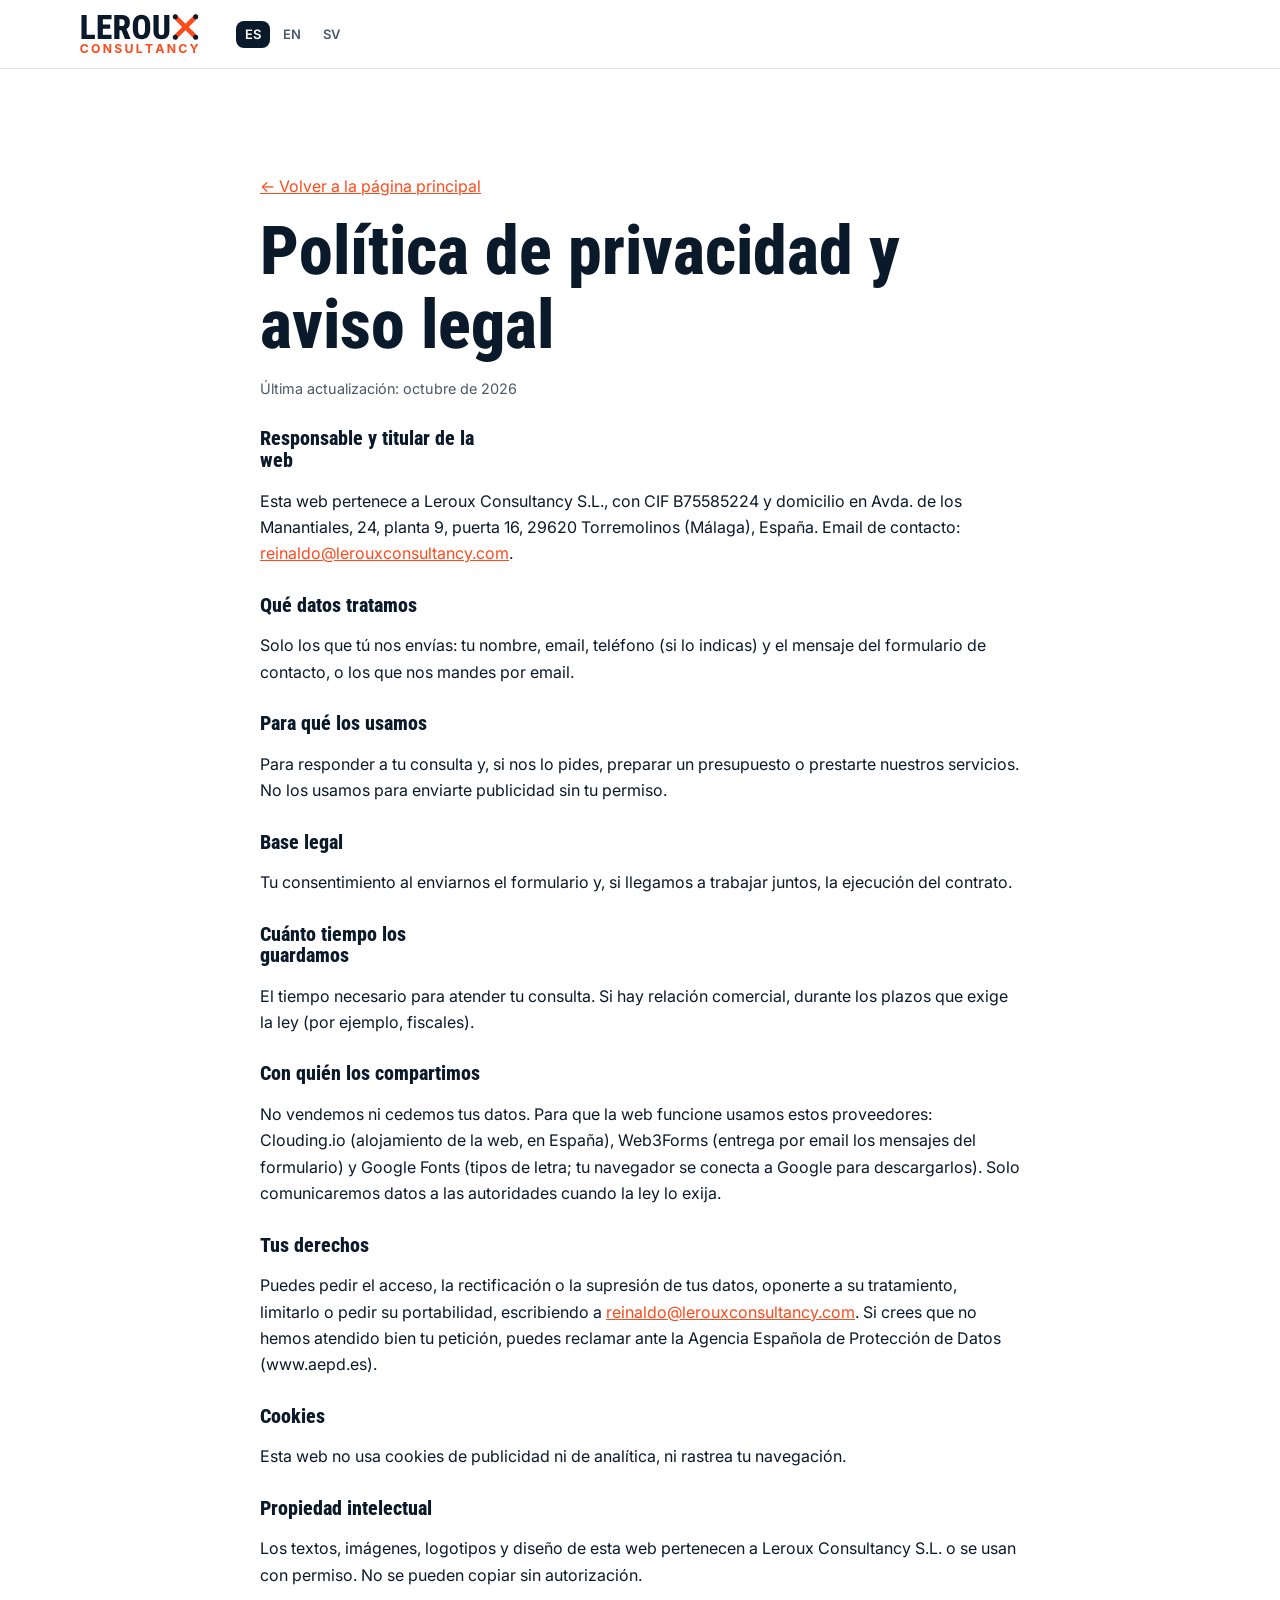
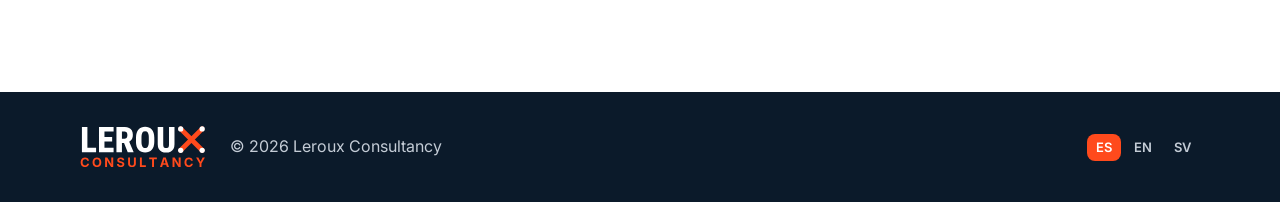
<file: privacidad/index.html>
<!doctype html>
<html lang="es">
<head>
<meta charset="utf-8">
<meta name="viewport" content="width=device-width, initial-scale=1">
<title>Política de privacidad y aviso legal — Leroux Consultancy</title>
<meta name="robots" content="noindex">
<link rel="icon" href="../assets/logo.svg" type="image/svg+xml">
<link rel="preconnect" href="https://fonts.googleapis.com">
<link rel="preconnect" href="https://fonts.gstatic.com" crossorigin>
<link href="https://fonts.googleapis.com/css2?family=Inter:wght@400;500;600&family=Roboto+Condensed:wght@600;700;800&display=swap" rel="stylesheet">
<link rel="stylesheet" href="../assets/styles.css?v=f7cd1884">
</head>
<body>
<header class="site-header">
  <div class="wrap header-row">
    <a class="brand" href="../" aria-label="Leroux Consultancy"><svg class="wordmark" aria-hidden="true" xmlns="http://www.w3.org/2000/svg" viewBox="0 0 394.6 153.0"><path d="M65.41015625 78.544921875V91.09375H25.2734375V20.0H40.80078125V78.544921875ZM115.03125 78.544921875V91.09375H73.625V20.0H115.03125V32.59765625H89.15234375V48.515625H110.9296875V60.625H89.15234375V78.544921875ZM123.099609375 20.0H146.68359375Q153.8125 20.0 158.939453125 22.44140625Q164.06640625 24.8828125 166.8251953125 29.66796875Q169.583984375 34.453125 169.583984375 41.484375Q169.583984375 47.44140625 168.021484375 51.5185546875Q166.458984375 55.595703125 163.626953125 58.28125Q161.72265625 60.087890625 159.330078125 61.40625L171.634765625 90.361328125V91.09375H155.033203125L144.6328125 65.5078125H138.626953125V91.09375H123.099609375ZM138.626953125 52.958984375H146.29296875Q148.9296875 52.958984375 150.638671875 51.73828125Q152.34765625 50.517578125 153.2021484375 48.2470703125Q154.056640625 45.9765625 154.056640625 42.8515625Q154.056640625 39.62890625 153.2509765625 37.333984375Q152.4453125 35.0390625 150.8583984375 33.818359375Q149.271484375 32.59765625 146.68359375 32.59765625H138.626953125ZM230.38671875 50.126953125V61.455078125Q230.38671875 69.0234375 228.53125 74.7607421875Q226.67578125 80.498046875 223.2333984375 84.35546875Q219.791015625 88.212890625 215.0302734375 90.1416015625Q210.26953125 92.0703125 204.5078125 92.0703125Q198.697265625 92.0703125 193.912109375 90.1416015625Q189.126953125 88.212890625 185.66015625 84.35546875Q182.193359375 80.498046875 180.3134765625 74.7607421875Q178.43359375 69.0234375 178.43359375 61.455078125V50.126953125Q178.43359375 42.4609375 180.3134765625 36.6259765625Q182.193359375 30.791015625 185.6357421875 26.9091796875Q189.078125 23.02734375 193.8388671875 21.025390625Q198.599609375 19.0234375 204.41015625 19.0234375Q210.220703125 19.0234375 214.9814453125 21.025390625Q219.7421875 23.02734375 223.1845703125 26.9091796875Q226.626953125 30.791015625 228.5068359375 36.6259765625Q230.38671875 42.4609375 230.38671875 50.126953125ZM214.810546875 61.455078125V50.029296875Q214.810546875 45.09765625 214.1513671875 41.630859375Q213.4921875 38.1640625 212.173828125 35.966796875Q210.85546875 33.76953125 208.9267578125 32.744140625Q206.998046875 31.71875 204.41015625 31.71875Q201.7734375 31.71875 199.8203125 32.744140625Q197.8671875 33.76953125 196.5732421875 35.966796875Q195.279296875 38.1640625 194.6689453125 41.630859375Q194.05859375 45.09765625 194.05859375 50.029296875V61.455078125Q194.05859375 66.240234375 194.693359375 69.658203125Q195.328125 73.076171875 196.646484375 75.224609375Q197.96484375 77.373046875 199.91796875 78.3984375Q201.87109375 79.423828125 204.5078125 79.423828125Q207.046875 79.423828125 208.9755859375 78.3984375Q210.904296875 77.373046875 212.1982421875 75.224609375Q213.4921875 73.076171875 214.1513671875 69.658203125Q214.810546875 66.240234375 214.810546875 61.455078125ZM272.048828125 20.0H287.576171875V68.583984375Q287.576171875 76.8359375 284.5732421875 82.0361328125Q281.5703125 87.236328125 276.248046875 89.6533203125Q270.92578125 92.0703125 263.89453125 92.0703125Q256.814453125 92.0703125 251.443359375 89.6533203125Q246.072265625 87.236328125 243.0693359375 82.0361328125Q240.06640625 76.8359375 240.06640625 68.583984375V20.0H255.642578125V68.583984375Q255.642578125 73.125 256.5703125 75.4931640625Q257.498046875 77.861328125 259.3291015625 78.69140625Q261.16015625 79.521484375 263.89453125 79.521484375Q266.677734375 79.521484375 268.4599609375 78.69140625Q270.2421875 77.861328125 271.1455078125 75.4931640625Q272.048828125 73.125 272.048828125 68.583984375Z" fill="currentColor"/><path d="M305.16 25.15 L365.95 85.94 M365.95 25.15 L305.16 85.94" stroke="#ff4a1c" stroke-width="13.76" stroke-linecap="round"/><g fill="currentColor"><circle cx="305.16" cy="25.15" r="7.46"/><circle cx="305.16" cy="85.94" r="7.46"/><circle cx="365.95" cy="25.15" r="7.46"/><circle cx="365.95" cy="85.94" r="7.46"/></g><path d="M34.00830078125 133.40537109375Q30.4794921875 133.40537109375 27.6903076171875 131.8013671875Q24.901123046875 130.19736328125 23.2882080078125 127.149755859375Q21.67529296875 124.1021484375 21.67529296875 119.78916015625Q21.67529296875 115.458349609375 23.297119140625 112.4018310546875Q24.9189453125 109.3453125 27.717041015625 107.74130859375Q30.51513671875 106.1373046875 34.00830078125 106.1373046875Q36.271728515625 106.1373046875 38.2232666015625 106.7699951171875Q40.1748046875 107.402685546875 41.689697265625 108.614599609375Q43.20458984375 109.826513671875 44.1669921875 111.5820068359375Q45.12939453125 113.3375 45.432373046875 115.58310546875H39.92529296875Q39.7470703125 114.478125 39.2391357421875 113.6315673828125Q38.731201171875 112.785009765625 37.9737548828125 112.1879638671875Q37.21630859375 111.59091796875 36.236083984375 111.2790283203125Q35.255859375 110.967138671875 34.115234375 110.967138671875Q32.0478515625 110.967138671875 30.4884033203125 112.000830078125Q28.928955078125 113.034521484375 28.0645751953125 115.0038818359375Q27.2001953125 116.9732421875 27.2001953125 119.78916015625Q27.2001953125 122.658544921875 28.073486328125 124.618994140625Q28.94677734375 126.579443359375 30.497314453125 127.577490234375Q32.0478515625 128.575537109375 34.097412109375 128.575537109375Q35.238037109375 128.575537109375 36.2093505859375 128.2636474609375Q37.1806640625 127.9517578125 37.9559326171875 127.3547119140625Q38.731201171875 126.757666015625 39.2391357421875 125.902197265625Q39.7470703125 125.046728515625 39.943115234375 123.9595703125H45.4501953125Q45.236328125 125.8130859375 44.3541259765625 127.506201171875Q43.471923828125 129.19931640625 42.010498046875 130.535986328125Q40.549072265625 131.87265625 38.53515625 132.639013671875Q36.521240234375 133.40537109375 34.00830078125 133.40537109375ZM67.7868896484375 133.40537109375Q64.2759033203125 133.40537109375 61.468896484374994 131.8013671875Q58.6618896484375 130.19736328125 57.03115234375 127.149755859375Q55.4004150390625 124.1021484375 55.4004150390625 119.78916015625Q55.4004150390625 115.458349609375 57.03115234375 112.4018310546875Q58.6618896484375 109.3453125 61.468896484374994 107.74130859375Q64.2759033203125 106.1373046875 67.7868896484375 106.1373046875Q71.3156982421875 106.1373046875 74.1137939453125 107.74130859375Q76.9118896484375 109.3453125 78.542626953125 112.4018310546875Q80.1733642578125 115.458349609375 80.1733642578125 119.78916015625Q80.1733642578125 124.1021484375 78.542626953125 127.149755859375Q76.9118896484375 130.19736328125 74.1137939453125 131.8013671875Q71.3156982421875 133.40537109375 67.7868896484375 133.40537109375ZM67.7868896484375 128.575537109375Q69.8542724609375 128.575537109375 71.3958984375 127.5685791015625Q72.9375244140625 126.56162109375 73.7929931640625 124.5922607421875Q74.6484619140625 122.622900390625 74.6484619140625 119.78916015625Q74.6484619140625 116.919775390625 73.7929931640625 114.9504150390625Q72.9375244140625 112.9810546875 71.3958984375 111.9740966796875Q69.8542724609375 110.967138671875 67.7868896484375 110.967138671875Q65.7373291015625 110.967138671875 64.1867919921875 111.9830078125Q62.6362548828125 112.998876953125 61.7807861328125 114.9682373046875Q60.9253173828125 116.93759765625 60.9253173828125 119.78916015625Q60.9253173828125 122.622900390625 61.7807861328125 124.583349609375Q62.6362548828125 126.543798828125 64.1867919921875 127.55966796875Q65.7373291015625 128.575537109375 67.7868896484375 128.575537109375ZM90.979052734375 133.04892578125V106.49375H97.038623046875L105.43291015625 119.93173828125Q106.07451171875 120.9654296875 106.733935546875 122.17734375Q107.393359375 123.3892578125 108.088427734375 124.868505859375Q108.42705078125 125.59921875 108.7478515625 126.41904296875Q108.71220703125 125.741796875 108.6765625 125.046728515625Q108.56962890625 123.371435546875 108.49833984375 121.838720703125Q108.42705078125 120.306005859375 108.42705078125 119.236669921875V106.49375H113.98759765625V133.04892578125H107.910205078125L100.282275390625 120.85849609375Q99.44462890625 119.486181640625 98.73173828125 118.1940673828125Q98.01884765625 116.901953125 97.252490234375 115.33359375Q96.7712890625 114.389013671875 96.183154296875 113.194921875Q96.254443359375 114.282080078125 96.30791015625 115.29794921875Q96.41484375 117.062353515625 96.4772216796875 118.4970458984375Q96.539599609375 119.93173828125 96.539599609375 120.840673828125V133.04892578125ZM135.2549560546875 133.441015625Q132.0647705078125 133.441015625 129.7033203125 132.460791015625Q127.34187011718751 131.48056640625 126.02302246093751 129.55576171875Q124.70417480468751 127.63095703125 124.63288574218751 124.8150390625H129.9260986328125Q130.0330322265625 126.151708984375 130.7281005859375 127.0517333984375Q131.4231689453125 127.9517578125 132.5816162109375 128.397314453125Q133.7400634765625 128.84287109375 135.2014892578125 128.84287109375Q136.6629150390625 128.84287109375 137.741162109375 128.4240478515625Q138.8194091796875 128.005224609375 139.4253662109375 127.2388671875Q140.0313232421875 126.472509765625 140.0313232421875 125.456640625Q140.0313232421875 124.547705078125 139.487744140625 123.9328369140625Q138.9441650390625 123.31796875 137.9282958984375 122.872412109375Q136.9124267578125 122.42685546875 135.4510009765625 122.088232421875L132.5281494140625 121.35751953125Q129.1597412109375 120.5376953125 127.25275878906251 118.7822021484375Q125.34577636718751 117.026708984375 125.34577636718751 114.139501953125Q125.34577636718751 111.73349609375 126.63789062500001 109.933447265625Q127.93000488281251 108.1333984375 130.184521484375 107.1353515625Q132.4390380859375 106.1373046875 135.3262451171875 106.1373046875Q138.2669189453125 106.1373046875 140.4590576171875 107.1442626953125Q142.6511962890625 108.151220703125 143.8809326171875 109.9423583984375Q145.1106689453125 111.73349609375 145.1463134765625 114.068212890625H139.8887451171875Q139.7461669921875 112.464208984375 138.525341796875 111.59091796875Q137.3045166015625 110.717626953125 135.2727783203125 110.717626953125Q133.9004638671875 110.717626953125 132.9202392578125 111.109716796875Q131.9400146484375 111.501806640625 131.432080078125 112.196875Q130.9241455078125 112.891943359375 130.9241455078125 113.783056640625Q130.9241455078125 114.76328125 131.5122802734375 115.4137939453125Q132.1004150390625 116.064306640625 133.0806396484375 116.4653076171875Q134.0608642578125 116.86630859375 135.1658447265625 117.133642578125L137.5718505859375 117.72177734375Q139.2471435546875 118.096044921875 140.6907470703125 118.737646484375Q142.1343505859375 119.379248046875 143.2215087890625 120.3149169921875Q144.3086669921875 121.2505859375 144.905712890625 122.5337890625Q145.5027587890625 123.8169921875 145.5027587890625 125.49228515625Q145.5027587890625 127.898291015625 144.2908447265625 129.6894287109375Q143.0789306640625 131.48056640625 140.7798583984375 132.460791015625Q138.4807861328125 133.441015625 135.2549560546875 133.441015625ZM167.09091796875 133.423193359375Q163.81162109375 133.423193359375 161.3432373046875 132.2023681640625Q158.874853515625 130.98154296875 157.5114501953125 128.8072265625Q156.148046875 126.63291015625 156.148046875 123.727880859375V106.49375H161.583837890625V123.28232421875Q161.583837890625 124.832861328125 162.2699951171875 126.0358642578125Q162.95615234375 127.2388671875 164.1947998046875 127.9250244140625Q165.433447265625 128.611181640625 167.09091796875 128.611181640625Q168.7662109375 128.611181640625 170.0048583984375 127.9250244140625Q171.243505859375 127.2388671875 171.9296630859375 126.0358642578125Q172.6158203125 124.832861328125 172.6158203125 123.28232421875V106.49375H178.06943359375V123.727880859375Q178.06943359375 126.63291015625 176.697119140625 128.8072265625Q175.3248046875 130.98154296875 172.8564208984375 132.2023681640625Q170.388037109375 133.423193359375 167.09091796875 133.423193359375ZM189.5880126953125 133.04892578125V106.49375H195.0238037109375V128.539892578125H206.4835205078125V133.04892578125ZM215.88125 111.002783203125V106.49375H237.570947265625V111.002783203125H229.46181640625V133.04892578125H224.008203125V111.002783203125ZM246.5052978515625 133.04892578125 255.5768310546875 106.49375H262.7057373046875L272.0089599609375 133.04892578125H265.9672119140625L263.9176513671875 126.882421875H254.4896728515625L252.5114013671875 133.04892578125ZM262.5096923828125 122.622900390625 261.7076904296875 120.234716796875Q260.9413330078125 117.757421875 260.1571533203125 114.79892578125Q259.6403076171875 112.891943359375 259.0878173828125 110.77109375Q258.5531494140625 112.927587890625 258.0897705078125 114.8345703125Q257.3412353515625 117.810888671875 256.6105224609375 120.234716796875L255.8441650390625 122.622900390625ZM282.012646484375 133.04892578125V106.49375H288.072216796875L296.46650390625 119.93173828125Q297.10810546875 120.9654296875 297.767529296875 122.17734375Q298.426953125 123.3892578125 299.122021484375 124.868505859375Q299.46064453125 125.59921875 299.7814453125 126.41904296875Q299.74580078125 125.741796875 299.71015625 125.046728515625Q299.60322265625 123.371435546875 299.53193359375 121.838720703125Q299.46064453125 120.306005859375 299.46064453125 119.236669921875V106.49375H305.02119140625V133.04892578125H298.943798828125L291.315869140625 120.85849609375Q290.47822265625 119.486181640625 289.76533203125 118.1940673828125Q289.05244140625 116.901953125 288.286083984375 115.33359375Q287.8048828125 114.389013671875 287.216748046875 113.194921875Q287.288037109375 114.282080078125 287.34150390625 115.29794921875Q287.4484375 117.062353515625 287.5108154296875 118.4970458984375Q287.573193359375 119.93173828125 287.573193359375 120.840673828125V133.04892578125ZM328.15988769531253 133.40537109375Q324.63107910156253 133.40537109375 321.84189453125003 131.8013671875Q319.05270996093753 130.19736328125 317.43979492187503 127.149755859375Q315.82687988281253 124.1021484375 315.82687988281253 119.78916015625Q315.82687988281253 115.458349609375 317.44870605468753 112.4018310546875Q319.07053222656253 109.3453125 321.86862792968753 107.74130859375Q324.66672363281253 106.1373046875 328.15988769531253 106.1373046875Q330.42331542968753 106.1373046875 332.37485351562503 106.7699951171875Q334.32639160156253 107.402685546875 335.84128417968753 108.614599609375Q337.35617675781253 109.826513671875 338.31857910156253 111.5820068359375Q339.28098144531253 113.3375 339.58395996093753 115.58310546875H334.07687988281253Q333.89865722656253 114.478125 333.39072265625003 113.6315673828125Q332.88278808593753 112.785009765625 332.12534179687503 112.1879638671875Q331.36789550781253 111.59091796875 330.38767089843753 111.2790283203125Q329.40744628906253 110.967138671875 328.26682128906253 110.967138671875Q326.19943847656253 110.967138671875 324.63999023437503 112.000830078125Q323.08054199218753 113.034521484375 322.21616210937503 115.0038818359375Q321.35178222656253 116.9732421875 321.35178222656253 119.78916015625Q321.35178222656253 122.658544921875 322.22507324218753 124.618994140625Q323.09836425781253 126.579443359375 324.64890136718753 127.577490234375Q326.19943847656253 128.575537109375 328.24899902343753 128.575537109375Q329.38962402343753 128.575537109375 330.36093750000003 128.2636474609375Q331.33225097656253 127.9517578125 332.10751953125003 127.3547119140625Q332.88278808593753 126.757666015625 333.39072265625003 125.902197265625Q333.89865722656253 125.046728515625 334.09470214843753 123.9595703125H339.60178222656253Q339.38791503906253 125.8130859375 338.50571289062503 127.506201171875Q337.62351074218753 129.19931640625 336.16208496093753 130.535986328125Q334.70065917968753 131.87265625 332.68674316406253 132.639013671875Q330.67282714843753 133.40537109375 328.15988769531253 133.40537109375ZM358.58789062500006 133.04892578125V123.06845703125L348.75000000000006 106.49375H355.11254882812506L359.60375976562506 114.76328125Q360.29882812500006 116.01083984375 360.83349609375006 117.240576171875Q361.08300781250006 117.810888671875 361.33251953125006 118.4703125Q361.58203125000006 117.79306640625 361.81372070312506 117.22275390625Q362.33056640625006 115.993017578125 362.98999023437506 114.76328125L367.33862304687506 106.49375H373.68334960937506L364.00585937500006 123.06845703125V133.04892578125Z" fill="#ff4a1c"/></svg></a>
    <div class="lang" aria-label="Language"><a href="../privacidad/" hreflang="es" lang="es" aria-current="true">ES</a><a href="../en/privacy/" hreflang="en" lang="en">EN</a><a href="../sv/integritet/" hreflang="sv" lang="sv">SV</a></div>
  </div>
</header>
<main class="section">
  <article class="wrap legal">
    <p><a href="../">← Volver a la página principal</a></p>
    <h1>Política de privacidad y aviso legal</h1>
    <p class="legal-updated">Última actualización: octubre de 2026</p>
    <h2>Responsable y titular de la web</h2><p>Esta web pertenece a Leroux Consultancy S.L., con CIF B75585224 y domicilio en Avda. de los Manantiales, 24, planta 9, puerta 16, 29620 Torremolinos (Málaga), España. Email de contacto: <a href="mailto:reinaldo@lerouxconsultancy.com">reinaldo@lerouxconsultancy.com</a>.</p><h2>Qué datos tratamos</h2><p>Solo los que tú nos envías: tu nombre, email, teléfono (si lo indicas) y el mensaje del formulario de contacto, o los que nos mandes por email.</p><h2>Para qué los usamos</h2><p>Para responder a tu consulta y, si nos lo pides, preparar un presupuesto o prestarte nuestros servicios. No los usamos para enviarte publicidad sin tu permiso.</p><h2>Base legal</h2><p>Tu consentimiento al enviarnos el formulario y, si llegamos a trabajar juntos, la ejecución del contrato.</p><h2>Cuánto tiempo los guardamos</h2><p>El tiempo necesario para atender tu consulta. Si hay relación comercial, durante los plazos que exige la ley (por ejemplo, fiscales).</p><h2>Con quién los compartimos</h2><p>No vendemos ni cedemos tus datos. Para que la web funcione usamos estos proveedores: Clouding.io (alojamiento de la web, en España), Web3Forms (entrega por email los mensajes del formulario) y Google Fonts (tipos de letra; tu navegador se conecta a Google para descargarlos). Solo comunicaremos datos a las autoridades cuando la ley lo exija.</p><h2>Tus derechos</h2><p>Puedes pedir el acceso, la rectificación o la supresión de tus datos, oponerte a su tratamiento, limitarlo o pedir su portabilidad, escribiendo a <a href="mailto:reinaldo@lerouxconsultancy.com">reinaldo@lerouxconsultancy.com</a>. Si crees que no hemos atendido bien tu petición, puedes reclamar ante la Agencia Española de Protección de Datos (www.aepd.es).</p><h2>Cookies</h2><p>Esta web no usa cookies de publicidad ni de analítica, ni rastrea tu navegación.</p><h2>Propiedad intelectual</h2><p>Los textos, imágenes, logotipos y diseño de esta web pertenecen a Leroux Consultancy S.L. o se usan con permiso. No se pueden copiar sin autorización.</p>
  </article>
</main>
<footer class="site-footer">
  <div class="wrap footer-row">
    <div class="footer-brand"><svg class="wordmark" aria-hidden="true" xmlns="http://www.w3.org/2000/svg" viewBox="0 0 394.6 153.0"><path d="M65.41015625 78.544921875V91.09375H25.2734375V20.0H40.80078125V78.544921875ZM115.03125 78.544921875V91.09375H73.625V20.0H115.03125V32.59765625H89.15234375V48.515625H110.9296875V60.625H89.15234375V78.544921875ZM123.099609375 20.0H146.68359375Q153.8125 20.0 158.939453125 22.44140625Q164.06640625 24.8828125 166.8251953125 29.66796875Q169.583984375 34.453125 169.583984375 41.484375Q169.583984375 47.44140625 168.021484375 51.5185546875Q166.458984375 55.595703125 163.626953125 58.28125Q161.72265625 60.087890625 159.330078125 61.40625L171.634765625 90.361328125V91.09375H155.033203125L144.6328125 65.5078125H138.626953125V91.09375H123.099609375ZM138.626953125 52.958984375H146.29296875Q148.9296875 52.958984375 150.638671875 51.73828125Q152.34765625 50.517578125 153.2021484375 48.2470703125Q154.056640625 45.9765625 154.056640625 42.8515625Q154.056640625 39.62890625 153.2509765625 37.333984375Q152.4453125 35.0390625 150.8583984375 33.818359375Q149.271484375 32.59765625 146.68359375 32.59765625H138.626953125ZM230.38671875 50.126953125V61.455078125Q230.38671875 69.0234375 228.53125 74.7607421875Q226.67578125 80.498046875 223.2333984375 84.35546875Q219.791015625 88.212890625 215.0302734375 90.1416015625Q210.26953125 92.0703125 204.5078125 92.0703125Q198.697265625 92.0703125 193.912109375 90.1416015625Q189.126953125 88.212890625 185.66015625 84.35546875Q182.193359375 80.498046875 180.3134765625 74.7607421875Q178.43359375 69.0234375 178.43359375 61.455078125V50.126953125Q178.43359375 42.4609375 180.3134765625 36.6259765625Q182.193359375 30.791015625 185.6357421875 26.9091796875Q189.078125 23.02734375 193.8388671875 21.025390625Q198.599609375 19.0234375 204.41015625 19.0234375Q210.220703125 19.0234375 214.9814453125 21.025390625Q219.7421875 23.02734375 223.1845703125 26.9091796875Q226.626953125 30.791015625 228.5068359375 36.6259765625Q230.38671875 42.4609375 230.38671875 50.126953125ZM214.810546875 61.455078125V50.029296875Q214.810546875 45.09765625 214.1513671875 41.630859375Q213.4921875 38.1640625 212.173828125 35.966796875Q210.85546875 33.76953125 208.9267578125 32.744140625Q206.998046875 31.71875 204.41015625 31.71875Q201.7734375 31.71875 199.8203125 32.744140625Q197.8671875 33.76953125 196.5732421875 35.966796875Q195.279296875 38.1640625 194.6689453125 41.630859375Q194.05859375 45.09765625 194.05859375 50.029296875V61.455078125Q194.05859375 66.240234375 194.693359375 69.658203125Q195.328125 73.076171875 196.646484375 75.224609375Q197.96484375 77.373046875 199.91796875 78.3984375Q201.87109375 79.423828125 204.5078125 79.423828125Q207.046875 79.423828125 208.9755859375 78.3984375Q210.904296875 77.373046875 212.1982421875 75.224609375Q213.4921875 73.076171875 214.1513671875 69.658203125Q214.810546875 66.240234375 214.810546875 61.455078125ZM272.048828125 20.0H287.576171875V68.583984375Q287.576171875 76.8359375 284.5732421875 82.0361328125Q281.5703125 87.236328125 276.248046875 89.6533203125Q270.92578125 92.0703125 263.89453125 92.0703125Q256.814453125 92.0703125 251.443359375 89.6533203125Q246.072265625 87.236328125 243.0693359375 82.0361328125Q240.06640625 76.8359375 240.06640625 68.583984375V20.0H255.642578125V68.583984375Q255.642578125 73.125 256.5703125 75.4931640625Q257.498046875 77.861328125 259.3291015625 78.69140625Q261.16015625 79.521484375 263.89453125 79.521484375Q266.677734375 79.521484375 268.4599609375 78.69140625Q270.2421875 77.861328125 271.1455078125 75.4931640625Q272.048828125 73.125 272.048828125 68.583984375Z" fill="currentColor"/><path d="M305.16 25.15 L365.95 85.94 M365.95 25.15 L305.16 85.94" stroke="#ff4a1c" stroke-width="13.76" stroke-linecap="round"/><g fill="currentColor"><circle cx="305.16" cy="25.15" r="7.46"/><circle cx="305.16" cy="85.94" r="7.46"/><circle cx="365.95" cy="25.15" r="7.46"/><circle cx="365.95" cy="85.94" r="7.46"/></g><path d="M34.00830078125 133.40537109375Q30.4794921875 133.40537109375 27.6903076171875 131.8013671875Q24.901123046875 130.19736328125 23.2882080078125 127.149755859375Q21.67529296875 124.1021484375 21.67529296875 119.78916015625Q21.67529296875 115.458349609375 23.297119140625 112.4018310546875Q24.9189453125 109.3453125 27.717041015625 107.74130859375Q30.51513671875 106.1373046875 34.00830078125 106.1373046875Q36.271728515625 106.1373046875 38.2232666015625 106.7699951171875Q40.1748046875 107.402685546875 41.689697265625 108.614599609375Q43.20458984375 109.826513671875 44.1669921875 111.5820068359375Q45.12939453125 113.3375 45.432373046875 115.58310546875H39.92529296875Q39.7470703125 114.478125 39.2391357421875 113.6315673828125Q38.731201171875 112.785009765625 37.9737548828125 112.1879638671875Q37.21630859375 111.59091796875 36.236083984375 111.2790283203125Q35.255859375 110.967138671875 34.115234375 110.967138671875Q32.0478515625 110.967138671875 30.4884033203125 112.000830078125Q28.928955078125 113.034521484375 28.0645751953125 115.0038818359375Q27.2001953125 116.9732421875 27.2001953125 119.78916015625Q27.2001953125 122.658544921875 28.073486328125 124.618994140625Q28.94677734375 126.579443359375 30.497314453125 127.577490234375Q32.0478515625 128.575537109375 34.097412109375 128.575537109375Q35.238037109375 128.575537109375 36.2093505859375 128.2636474609375Q37.1806640625 127.9517578125 37.9559326171875 127.3547119140625Q38.731201171875 126.757666015625 39.2391357421875 125.902197265625Q39.7470703125 125.046728515625 39.943115234375 123.9595703125H45.4501953125Q45.236328125 125.8130859375 44.3541259765625 127.506201171875Q43.471923828125 129.19931640625 42.010498046875 130.535986328125Q40.549072265625 131.87265625 38.53515625 132.639013671875Q36.521240234375 133.40537109375 34.00830078125 133.40537109375ZM67.7868896484375 133.40537109375Q64.2759033203125 133.40537109375 61.468896484374994 131.8013671875Q58.6618896484375 130.19736328125 57.03115234375 127.149755859375Q55.4004150390625 124.1021484375 55.4004150390625 119.78916015625Q55.4004150390625 115.458349609375 57.03115234375 112.4018310546875Q58.6618896484375 109.3453125 61.468896484374994 107.74130859375Q64.2759033203125 106.1373046875 67.7868896484375 106.1373046875Q71.3156982421875 106.1373046875 74.1137939453125 107.74130859375Q76.9118896484375 109.3453125 78.542626953125 112.4018310546875Q80.1733642578125 115.458349609375 80.1733642578125 119.78916015625Q80.1733642578125 124.1021484375 78.542626953125 127.149755859375Q76.9118896484375 130.19736328125 74.1137939453125 131.8013671875Q71.3156982421875 133.40537109375 67.7868896484375 133.40537109375ZM67.7868896484375 128.575537109375Q69.8542724609375 128.575537109375 71.3958984375 127.5685791015625Q72.9375244140625 126.56162109375 73.7929931640625 124.5922607421875Q74.6484619140625 122.622900390625 74.6484619140625 119.78916015625Q74.6484619140625 116.919775390625 73.7929931640625 114.9504150390625Q72.9375244140625 112.9810546875 71.3958984375 111.9740966796875Q69.8542724609375 110.967138671875 67.7868896484375 110.967138671875Q65.7373291015625 110.967138671875 64.1867919921875 111.9830078125Q62.6362548828125 112.998876953125 61.7807861328125 114.9682373046875Q60.9253173828125 116.93759765625 60.9253173828125 119.78916015625Q60.9253173828125 122.622900390625 61.7807861328125 124.583349609375Q62.6362548828125 126.543798828125 64.1867919921875 127.55966796875Q65.7373291015625 128.575537109375 67.7868896484375 128.575537109375ZM90.979052734375 133.04892578125V106.49375H97.038623046875L105.43291015625 119.93173828125Q106.07451171875 120.9654296875 106.733935546875 122.17734375Q107.393359375 123.3892578125 108.088427734375 124.868505859375Q108.42705078125 125.59921875 108.7478515625 126.41904296875Q108.71220703125 125.741796875 108.6765625 125.046728515625Q108.56962890625 123.371435546875 108.49833984375 121.838720703125Q108.42705078125 120.306005859375 108.42705078125 119.236669921875V106.49375H113.98759765625V133.04892578125H107.910205078125L100.282275390625 120.85849609375Q99.44462890625 119.486181640625 98.73173828125 118.1940673828125Q98.01884765625 116.901953125 97.252490234375 115.33359375Q96.7712890625 114.389013671875 96.183154296875 113.194921875Q96.254443359375 114.282080078125 96.30791015625 115.29794921875Q96.41484375 117.062353515625 96.4772216796875 118.4970458984375Q96.539599609375 119.93173828125 96.539599609375 120.840673828125V133.04892578125ZM135.2549560546875 133.441015625Q132.0647705078125 133.441015625 129.7033203125 132.460791015625Q127.34187011718751 131.48056640625 126.02302246093751 129.55576171875Q124.70417480468751 127.63095703125 124.63288574218751 124.8150390625H129.9260986328125Q130.0330322265625 126.151708984375 130.7281005859375 127.0517333984375Q131.4231689453125 127.9517578125 132.5816162109375 128.397314453125Q133.7400634765625 128.84287109375 135.2014892578125 128.84287109375Q136.6629150390625 128.84287109375 137.741162109375 128.4240478515625Q138.8194091796875 128.005224609375 139.4253662109375 127.2388671875Q140.0313232421875 126.472509765625 140.0313232421875 125.456640625Q140.0313232421875 124.547705078125 139.487744140625 123.9328369140625Q138.9441650390625 123.31796875 137.9282958984375 122.872412109375Q136.9124267578125 122.42685546875 135.4510009765625 122.088232421875L132.5281494140625 121.35751953125Q129.1597412109375 120.5376953125 127.25275878906251 118.7822021484375Q125.34577636718751 117.026708984375 125.34577636718751 114.139501953125Q125.34577636718751 111.73349609375 126.63789062500001 109.933447265625Q127.93000488281251 108.1333984375 130.184521484375 107.1353515625Q132.4390380859375 106.1373046875 135.3262451171875 106.1373046875Q138.2669189453125 106.1373046875 140.4590576171875 107.1442626953125Q142.6511962890625 108.151220703125 143.8809326171875 109.9423583984375Q145.1106689453125 111.73349609375 145.1463134765625 114.068212890625H139.8887451171875Q139.7461669921875 112.464208984375 138.525341796875 111.59091796875Q137.3045166015625 110.717626953125 135.2727783203125 110.717626953125Q133.9004638671875 110.717626953125 132.9202392578125 111.109716796875Q131.9400146484375 111.501806640625 131.432080078125 112.196875Q130.9241455078125 112.891943359375 130.9241455078125 113.783056640625Q130.9241455078125 114.76328125 131.5122802734375 115.4137939453125Q132.1004150390625 116.064306640625 133.0806396484375 116.4653076171875Q134.0608642578125 116.86630859375 135.1658447265625 117.133642578125L137.5718505859375 117.72177734375Q139.2471435546875 118.096044921875 140.6907470703125 118.737646484375Q142.1343505859375 119.379248046875 143.2215087890625 120.3149169921875Q144.3086669921875 121.2505859375 144.905712890625 122.5337890625Q145.5027587890625 123.8169921875 145.5027587890625 125.49228515625Q145.5027587890625 127.898291015625 144.2908447265625 129.6894287109375Q143.0789306640625 131.48056640625 140.7798583984375 132.460791015625Q138.4807861328125 133.441015625 135.2549560546875 133.441015625ZM167.09091796875 133.423193359375Q163.81162109375 133.423193359375 161.3432373046875 132.2023681640625Q158.874853515625 130.98154296875 157.5114501953125 128.8072265625Q156.148046875 126.63291015625 156.148046875 123.727880859375V106.49375H161.583837890625V123.28232421875Q161.583837890625 124.832861328125 162.2699951171875 126.0358642578125Q162.95615234375 127.2388671875 164.1947998046875 127.9250244140625Q165.433447265625 128.611181640625 167.09091796875 128.611181640625Q168.7662109375 128.611181640625 170.0048583984375 127.9250244140625Q171.243505859375 127.2388671875 171.9296630859375 126.0358642578125Q172.6158203125 124.832861328125 172.6158203125 123.28232421875V106.49375H178.06943359375V123.727880859375Q178.06943359375 126.63291015625 176.697119140625 128.8072265625Q175.3248046875 130.98154296875 172.8564208984375 132.2023681640625Q170.388037109375 133.423193359375 167.09091796875 133.423193359375ZM189.5880126953125 133.04892578125V106.49375H195.0238037109375V128.539892578125H206.4835205078125V133.04892578125ZM215.88125 111.002783203125V106.49375H237.570947265625V111.002783203125H229.46181640625V133.04892578125H224.008203125V111.002783203125ZM246.5052978515625 133.04892578125 255.5768310546875 106.49375H262.7057373046875L272.0089599609375 133.04892578125H265.9672119140625L263.9176513671875 126.882421875H254.4896728515625L252.5114013671875 133.04892578125ZM262.5096923828125 122.622900390625 261.7076904296875 120.234716796875Q260.9413330078125 117.757421875 260.1571533203125 114.79892578125Q259.6403076171875 112.891943359375 259.0878173828125 110.77109375Q258.5531494140625 112.927587890625 258.0897705078125 114.8345703125Q257.3412353515625 117.810888671875 256.6105224609375 120.234716796875L255.8441650390625 122.622900390625ZM282.012646484375 133.04892578125V106.49375H288.072216796875L296.46650390625 119.93173828125Q297.10810546875 120.9654296875 297.767529296875 122.17734375Q298.426953125 123.3892578125 299.122021484375 124.868505859375Q299.46064453125 125.59921875 299.7814453125 126.41904296875Q299.74580078125 125.741796875 299.71015625 125.046728515625Q299.60322265625 123.371435546875 299.53193359375 121.838720703125Q299.46064453125 120.306005859375 299.46064453125 119.236669921875V106.49375H305.02119140625V133.04892578125H298.943798828125L291.315869140625 120.85849609375Q290.47822265625 119.486181640625 289.76533203125 118.1940673828125Q289.05244140625 116.901953125 288.286083984375 115.33359375Q287.8048828125 114.389013671875 287.216748046875 113.194921875Q287.288037109375 114.282080078125 287.34150390625 115.29794921875Q287.4484375 117.062353515625 287.5108154296875 118.4970458984375Q287.573193359375 119.93173828125 287.573193359375 120.840673828125V133.04892578125ZM328.15988769531253 133.40537109375Q324.63107910156253 133.40537109375 321.84189453125003 131.8013671875Q319.05270996093753 130.19736328125 317.43979492187503 127.149755859375Q315.82687988281253 124.1021484375 315.82687988281253 119.78916015625Q315.82687988281253 115.458349609375 317.44870605468753 112.4018310546875Q319.07053222656253 109.3453125 321.86862792968753 107.74130859375Q324.66672363281253 106.1373046875 328.15988769531253 106.1373046875Q330.42331542968753 106.1373046875 332.37485351562503 106.7699951171875Q334.32639160156253 107.402685546875 335.84128417968753 108.614599609375Q337.35617675781253 109.826513671875 338.31857910156253 111.5820068359375Q339.28098144531253 113.3375 339.58395996093753 115.58310546875H334.07687988281253Q333.89865722656253 114.478125 333.39072265625003 113.6315673828125Q332.88278808593753 112.785009765625 332.12534179687503 112.1879638671875Q331.36789550781253 111.59091796875 330.38767089843753 111.2790283203125Q329.40744628906253 110.967138671875 328.26682128906253 110.967138671875Q326.19943847656253 110.967138671875 324.63999023437503 112.000830078125Q323.08054199218753 113.034521484375 322.21616210937503 115.0038818359375Q321.35178222656253 116.9732421875 321.35178222656253 119.78916015625Q321.35178222656253 122.658544921875 322.22507324218753 124.618994140625Q323.09836425781253 126.579443359375 324.64890136718753 127.577490234375Q326.19943847656253 128.575537109375 328.24899902343753 128.575537109375Q329.38962402343753 128.575537109375 330.36093750000003 128.2636474609375Q331.33225097656253 127.9517578125 332.10751953125003 127.3547119140625Q332.88278808593753 126.757666015625 333.39072265625003 125.902197265625Q333.89865722656253 125.046728515625 334.09470214843753 123.9595703125H339.60178222656253Q339.38791503906253 125.8130859375 338.50571289062503 127.506201171875Q337.62351074218753 129.19931640625 336.16208496093753 130.535986328125Q334.70065917968753 131.87265625 332.68674316406253 132.639013671875Q330.67282714843753 133.40537109375 328.15988769531253 133.40537109375ZM358.58789062500006 133.04892578125V123.06845703125L348.75000000000006 106.49375H355.11254882812506L359.60375976562506 114.76328125Q360.29882812500006 116.01083984375 360.83349609375006 117.240576171875Q361.08300781250006 117.810888671875 361.33251953125006 118.4703125Q361.58203125000006 117.79306640625 361.81372070312506 117.22275390625Q362.33056640625006 115.993017578125 362.98999023437506 114.76328125L367.33862304687506 106.49375H373.68334960937506L364.00585937500006 123.06845703125V133.04892578125Z" fill="#ff4a1c"/></svg><span>© 2026 Leroux Consultancy</span></div>
    <div class="lang"><a href="../privacidad/" hreflang="es" lang="es" aria-current="true">ES</a><a href="../en/privacy/" hreflang="en" lang="en">EN</a><a href="../sv/integritet/" hreflang="sv" lang="sv">SV</a></div>
  </div>
</footer>
</body>
</html>
</file>
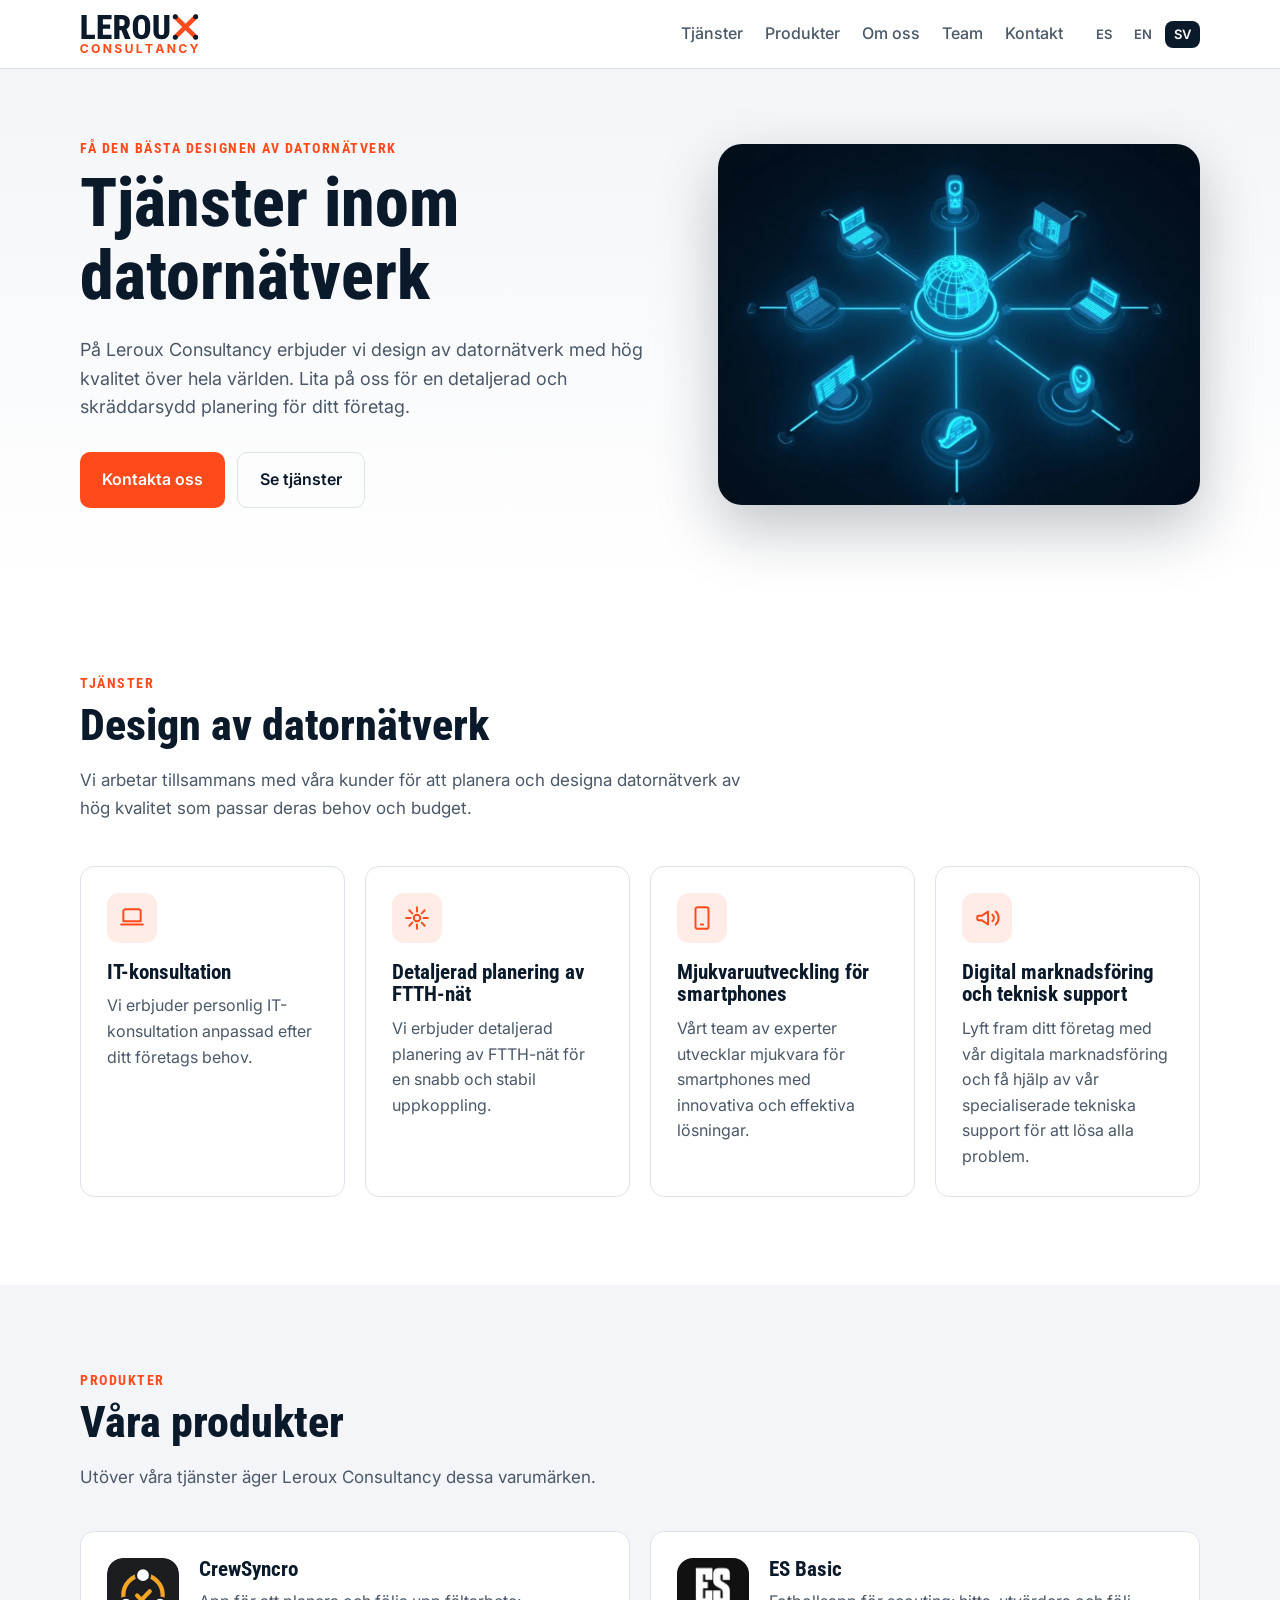
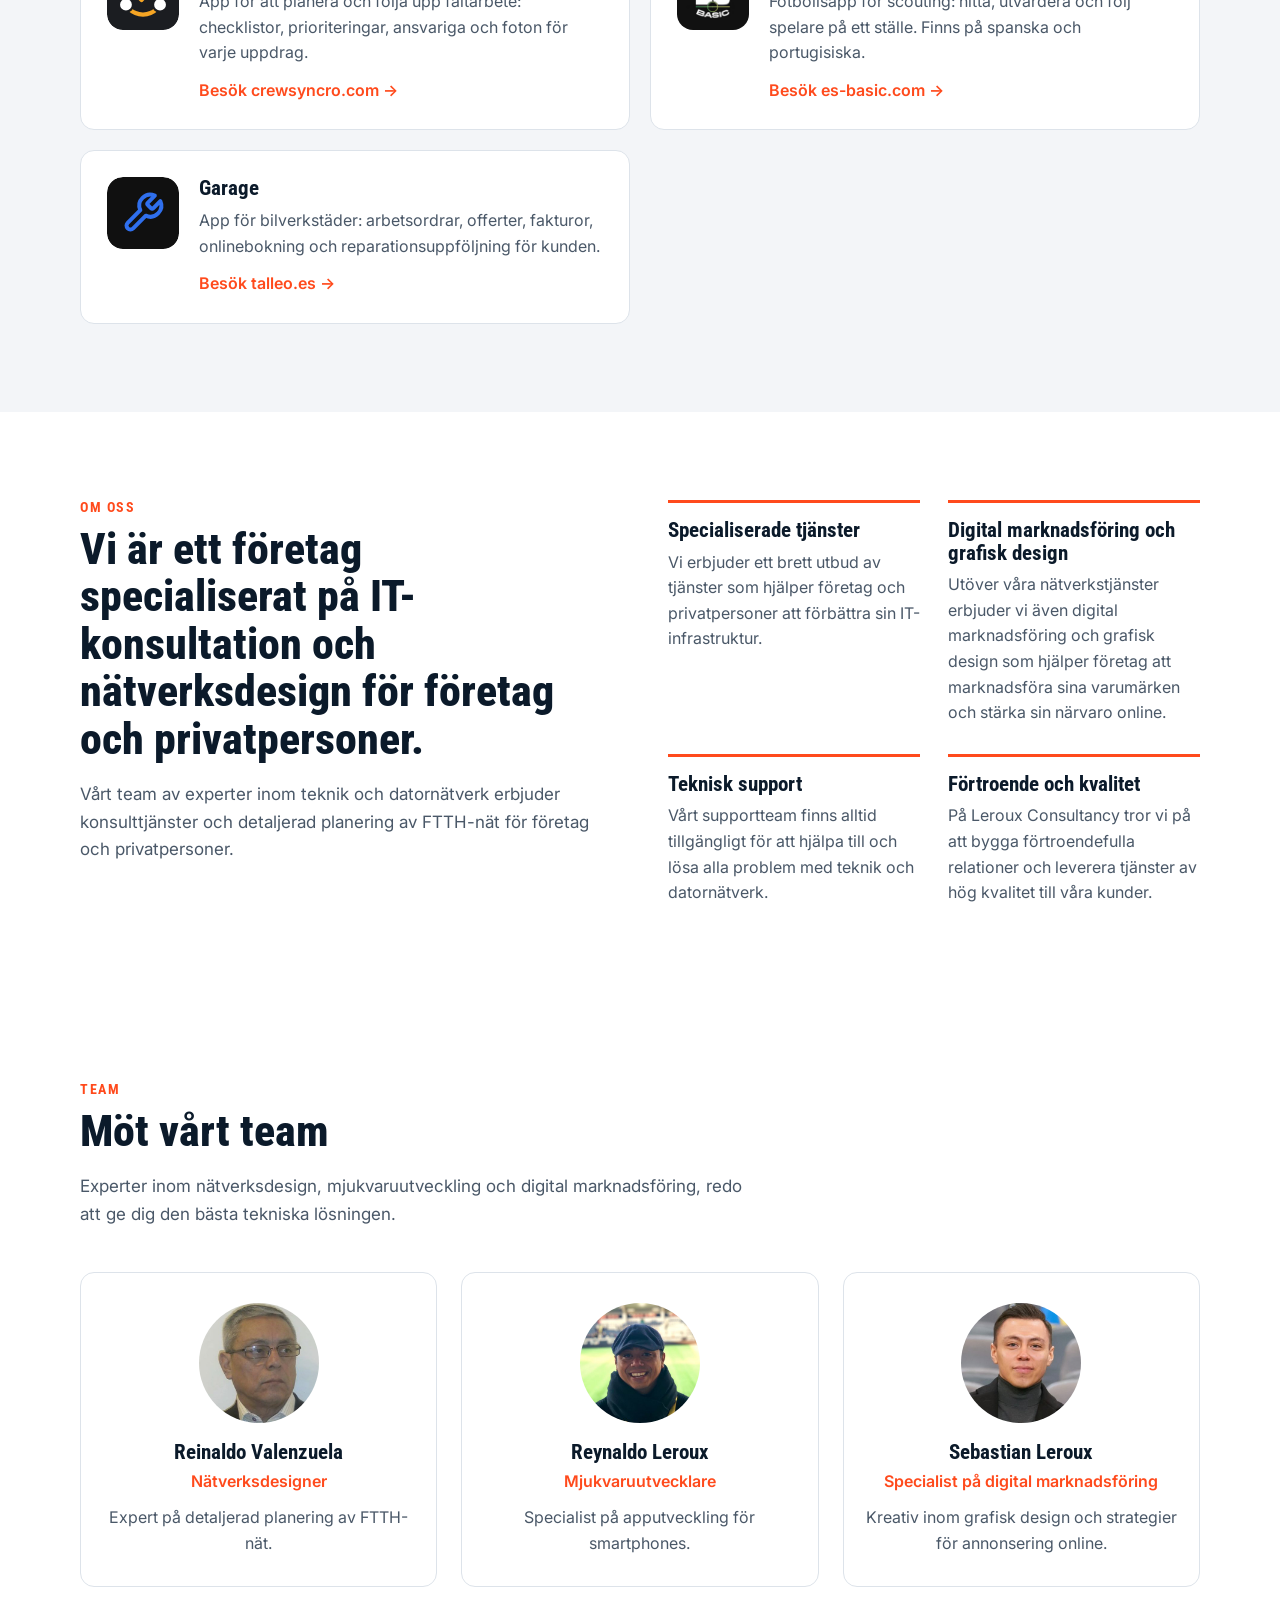
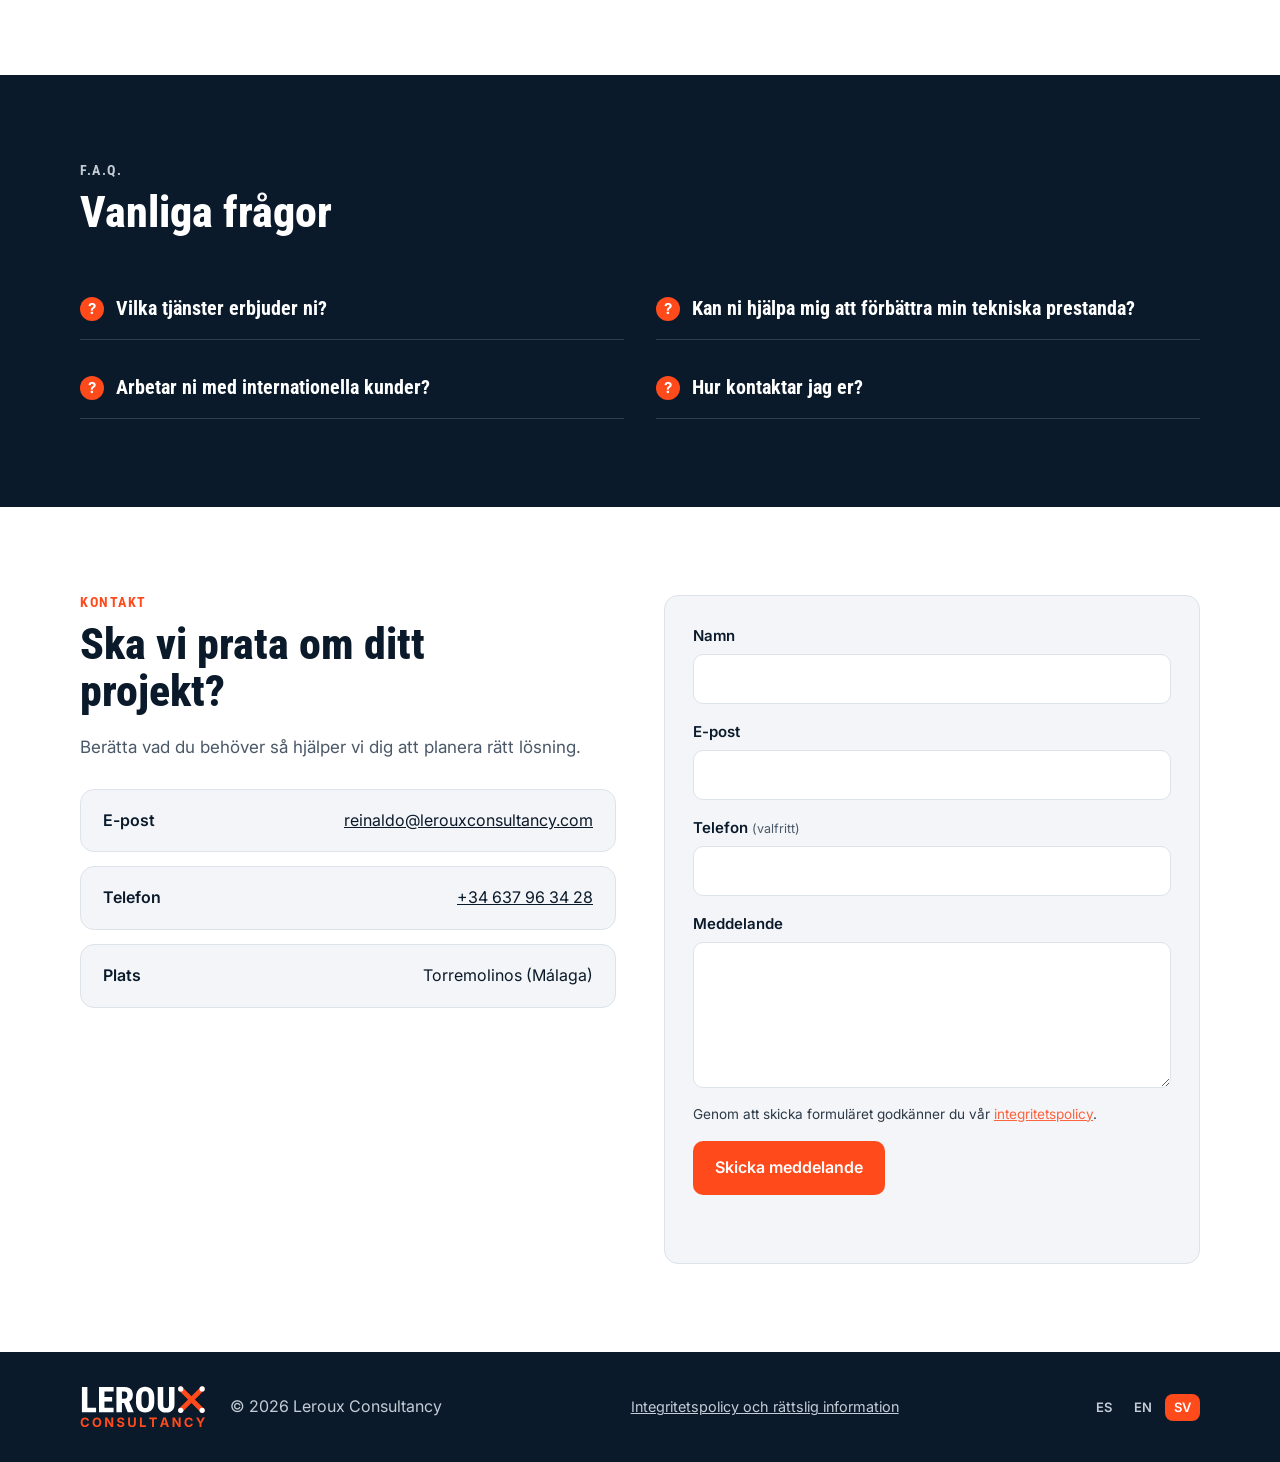
<file: sv/index.html>
<!doctype html>
<html lang="sv">
<head>
<meta charset="utf-8">
<meta name="viewport" content="width=device-width, initial-scale=1">
<title>Leroux Consultancy — Design av datornätverk och FTTH</title>
<meta name="description" content="IT-konsultation, detaljerad planering av FTTH-nät, mjukvaruutveckling för smartphones och digital marknadsföring för företag och privatpersoner.">
<link rel="alternate" hreflang="es" href="https://lerouxconsultancy.com/"><link rel="alternate" hreflang="en" href="https://lerouxconsultancy.com/en/"><link rel="alternate" hreflang="sv" href="https://lerouxconsultancy.com/sv/">
<link rel="icon" href="../assets/logo.svg" type="image/svg+xml">
<link rel="apple-touch-icon" href="../assets/apple-touch-icon.png">
<link rel="preconnect" href="https://fonts.googleapis.com">
<link rel="preconnect" href="https://fonts.gstatic.com" crossorigin>
<link href="https://fonts.googleapis.com/css2?family=Inter:wght@400;500;600&family=Roboto+Condensed:wght@600;700;800&display=swap" rel="stylesheet">
<link rel="stylesheet" href="../assets/styles.css?v=f7cd1884">
</head>
<body>
<header class="site-header">
  <div class="wrap header-row">
    <a class="brand" href="../sv/" aria-label="Leroux Consultancy"><svg class="wordmark" aria-hidden="true" xmlns="http://www.w3.org/2000/svg" viewBox="0 0 394.6 153.0"><path d="M65.41015625 78.544921875V91.09375H25.2734375V20.0H40.80078125V78.544921875ZM115.03125 78.544921875V91.09375H73.625V20.0H115.03125V32.59765625H89.15234375V48.515625H110.9296875V60.625H89.15234375V78.544921875ZM123.099609375 20.0H146.68359375Q153.8125 20.0 158.939453125 22.44140625Q164.06640625 24.8828125 166.8251953125 29.66796875Q169.583984375 34.453125 169.583984375 41.484375Q169.583984375 47.44140625 168.021484375 51.5185546875Q166.458984375 55.595703125 163.626953125 58.28125Q161.72265625 60.087890625 159.330078125 61.40625L171.634765625 90.361328125V91.09375H155.033203125L144.6328125 65.5078125H138.626953125V91.09375H123.099609375ZM138.626953125 52.958984375H146.29296875Q148.9296875 52.958984375 150.638671875 51.73828125Q152.34765625 50.517578125 153.2021484375 48.2470703125Q154.056640625 45.9765625 154.056640625 42.8515625Q154.056640625 39.62890625 153.2509765625 37.333984375Q152.4453125 35.0390625 150.8583984375 33.818359375Q149.271484375 32.59765625 146.68359375 32.59765625H138.626953125ZM230.38671875 50.126953125V61.455078125Q230.38671875 69.0234375 228.53125 74.7607421875Q226.67578125 80.498046875 223.2333984375 84.35546875Q219.791015625 88.212890625 215.0302734375 90.1416015625Q210.26953125 92.0703125 204.5078125 92.0703125Q198.697265625 92.0703125 193.912109375 90.1416015625Q189.126953125 88.212890625 185.66015625 84.35546875Q182.193359375 80.498046875 180.3134765625 74.7607421875Q178.43359375 69.0234375 178.43359375 61.455078125V50.126953125Q178.43359375 42.4609375 180.3134765625 36.6259765625Q182.193359375 30.791015625 185.6357421875 26.9091796875Q189.078125 23.02734375 193.8388671875 21.025390625Q198.599609375 19.0234375 204.41015625 19.0234375Q210.220703125 19.0234375 214.9814453125 21.025390625Q219.7421875 23.02734375 223.1845703125 26.9091796875Q226.626953125 30.791015625 228.5068359375 36.6259765625Q230.38671875 42.4609375 230.38671875 50.126953125ZM214.810546875 61.455078125V50.029296875Q214.810546875 45.09765625 214.1513671875 41.630859375Q213.4921875 38.1640625 212.173828125 35.966796875Q210.85546875 33.76953125 208.9267578125 32.744140625Q206.998046875 31.71875 204.41015625 31.71875Q201.7734375 31.71875 199.8203125 32.744140625Q197.8671875 33.76953125 196.5732421875 35.966796875Q195.279296875 38.1640625 194.6689453125 41.630859375Q194.05859375 45.09765625 194.05859375 50.029296875V61.455078125Q194.05859375 66.240234375 194.693359375 69.658203125Q195.328125 73.076171875 196.646484375 75.224609375Q197.96484375 77.373046875 199.91796875 78.3984375Q201.87109375 79.423828125 204.5078125 79.423828125Q207.046875 79.423828125 208.9755859375 78.3984375Q210.904296875 77.373046875 212.1982421875 75.224609375Q213.4921875 73.076171875 214.1513671875 69.658203125Q214.810546875 66.240234375 214.810546875 61.455078125ZM272.048828125 20.0H287.576171875V68.583984375Q287.576171875 76.8359375 284.5732421875 82.0361328125Q281.5703125 87.236328125 276.248046875 89.6533203125Q270.92578125 92.0703125 263.89453125 92.0703125Q256.814453125 92.0703125 251.443359375 89.6533203125Q246.072265625 87.236328125 243.0693359375 82.0361328125Q240.06640625 76.8359375 240.06640625 68.583984375V20.0H255.642578125V68.583984375Q255.642578125 73.125 256.5703125 75.4931640625Q257.498046875 77.861328125 259.3291015625 78.69140625Q261.16015625 79.521484375 263.89453125 79.521484375Q266.677734375 79.521484375 268.4599609375 78.69140625Q270.2421875 77.861328125 271.1455078125 75.4931640625Q272.048828125 73.125 272.048828125 68.583984375Z" fill="currentColor"/><path d="M305.16 25.15 L365.95 85.94 M365.95 25.15 L305.16 85.94" stroke="#ff4a1c" stroke-width="13.76" stroke-linecap="round"/><g fill="currentColor"><circle cx="305.16" cy="25.15" r="7.46"/><circle cx="305.16" cy="85.94" r="7.46"/><circle cx="365.95" cy="25.15" r="7.46"/><circle cx="365.95" cy="85.94" r="7.46"/></g><path d="M34.00830078125 133.40537109375Q30.4794921875 133.40537109375 27.6903076171875 131.8013671875Q24.901123046875 130.19736328125 23.2882080078125 127.149755859375Q21.67529296875 124.1021484375 21.67529296875 119.78916015625Q21.67529296875 115.458349609375 23.297119140625 112.4018310546875Q24.9189453125 109.3453125 27.717041015625 107.74130859375Q30.51513671875 106.1373046875 34.00830078125 106.1373046875Q36.271728515625 106.1373046875 38.2232666015625 106.7699951171875Q40.1748046875 107.402685546875 41.689697265625 108.614599609375Q43.20458984375 109.826513671875 44.1669921875 111.5820068359375Q45.12939453125 113.3375 45.432373046875 115.58310546875H39.92529296875Q39.7470703125 114.478125 39.2391357421875 113.6315673828125Q38.731201171875 112.785009765625 37.9737548828125 112.1879638671875Q37.21630859375 111.59091796875 36.236083984375 111.2790283203125Q35.255859375 110.967138671875 34.115234375 110.967138671875Q32.0478515625 110.967138671875 30.4884033203125 112.000830078125Q28.928955078125 113.034521484375 28.0645751953125 115.0038818359375Q27.2001953125 116.9732421875 27.2001953125 119.78916015625Q27.2001953125 122.658544921875 28.073486328125 124.618994140625Q28.94677734375 126.579443359375 30.497314453125 127.577490234375Q32.0478515625 128.575537109375 34.097412109375 128.575537109375Q35.238037109375 128.575537109375 36.2093505859375 128.2636474609375Q37.1806640625 127.9517578125 37.9559326171875 127.3547119140625Q38.731201171875 126.757666015625 39.2391357421875 125.902197265625Q39.7470703125 125.046728515625 39.943115234375 123.9595703125H45.4501953125Q45.236328125 125.8130859375 44.3541259765625 127.506201171875Q43.471923828125 129.19931640625 42.010498046875 130.535986328125Q40.549072265625 131.87265625 38.53515625 132.639013671875Q36.521240234375 133.40537109375 34.00830078125 133.40537109375ZM67.7868896484375 133.40537109375Q64.2759033203125 133.40537109375 61.468896484374994 131.8013671875Q58.6618896484375 130.19736328125 57.03115234375 127.149755859375Q55.4004150390625 124.1021484375 55.4004150390625 119.78916015625Q55.4004150390625 115.458349609375 57.03115234375 112.4018310546875Q58.6618896484375 109.3453125 61.468896484374994 107.74130859375Q64.2759033203125 106.1373046875 67.7868896484375 106.1373046875Q71.3156982421875 106.1373046875 74.1137939453125 107.74130859375Q76.9118896484375 109.3453125 78.542626953125 112.4018310546875Q80.1733642578125 115.458349609375 80.1733642578125 119.78916015625Q80.1733642578125 124.1021484375 78.542626953125 127.149755859375Q76.9118896484375 130.19736328125 74.1137939453125 131.8013671875Q71.3156982421875 133.40537109375 67.7868896484375 133.40537109375ZM67.7868896484375 128.575537109375Q69.8542724609375 128.575537109375 71.3958984375 127.5685791015625Q72.9375244140625 126.56162109375 73.7929931640625 124.5922607421875Q74.6484619140625 122.622900390625 74.6484619140625 119.78916015625Q74.6484619140625 116.919775390625 73.7929931640625 114.9504150390625Q72.9375244140625 112.9810546875 71.3958984375 111.9740966796875Q69.8542724609375 110.967138671875 67.7868896484375 110.967138671875Q65.7373291015625 110.967138671875 64.1867919921875 111.9830078125Q62.6362548828125 112.998876953125 61.7807861328125 114.9682373046875Q60.9253173828125 116.93759765625 60.9253173828125 119.78916015625Q60.9253173828125 122.622900390625 61.7807861328125 124.583349609375Q62.6362548828125 126.543798828125 64.1867919921875 127.55966796875Q65.7373291015625 128.575537109375 67.7868896484375 128.575537109375ZM90.979052734375 133.04892578125V106.49375H97.038623046875L105.43291015625 119.93173828125Q106.07451171875 120.9654296875 106.733935546875 122.17734375Q107.393359375 123.3892578125 108.088427734375 124.868505859375Q108.42705078125 125.59921875 108.7478515625 126.41904296875Q108.71220703125 125.741796875 108.6765625 125.046728515625Q108.56962890625 123.371435546875 108.49833984375 121.838720703125Q108.42705078125 120.306005859375 108.42705078125 119.236669921875V106.49375H113.98759765625V133.04892578125H107.910205078125L100.282275390625 120.85849609375Q99.44462890625 119.486181640625 98.73173828125 118.1940673828125Q98.01884765625 116.901953125 97.252490234375 115.33359375Q96.7712890625 114.389013671875 96.183154296875 113.194921875Q96.254443359375 114.282080078125 96.30791015625 115.29794921875Q96.41484375 117.062353515625 96.4772216796875 118.4970458984375Q96.539599609375 119.93173828125 96.539599609375 120.840673828125V133.04892578125ZM135.2549560546875 133.441015625Q132.0647705078125 133.441015625 129.7033203125 132.460791015625Q127.34187011718751 131.48056640625 126.02302246093751 129.55576171875Q124.70417480468751 127.63095703125 124.63288574218751 124.8150390625H129.9260986328125Q130.0330322265625 126.151708984375 130.7281005859375 127.0517333984375Q131.4231689453125 127.9517578125 132.5816162109375 128.397314453125Q133.7400634765625 128.84287109375 135.2014892578125 128.84287109375Q136.6629150390625 128.84287109375 137.741162109375 128.4240478515625Q138.8194091796875 128.005224609375 139.4253662109375 127.2388671875Q140.0313232421875 126.472509765625 140.0313232421875 125.456640625Q140.0313232421875 124.547705078125 139.487744140625 123.9328369140625Q138.9441650390625 123.31796875 137.9282958984375 122.872412109375Q136.9124267578125 122.42685546875 135.4510009765625 122.088232421875L132.5281494140625 121.35751953125Q129.1597412109375 120.5376953125 127.25275878906251 118.7822021484375Q125.34577636718751 117.026708984375 125.34577636718751 114.139501953125Q125.34577636718751 111.73349609375 126.63789062500001 109.933447265625Q127.93000488281251 108.1333984375 130.184521484375 107.1353515625Q132.4390380859375 106.1373046875 135.3262451171875 106.1373046875Q138.2669189453125 106.1373046875 140.4590576171875 107.1442626953125Q142.6511962890625 108.151220703125 143.8809326171875 109.9423583984375Q145.1106689453125 111.73349609375 145.1463134765625 114.068212890625H139.8887451171875Q139.7461669921875 112.464208984375 138.525341796875 111.59091796875Q137.3045166015625 110.717626953125 135.2727783203125 110.717626953125Q133.9004638671875 110.717626953125 132.9202392578125 111.109716796875Q131.9400146484375 111.501806640625 131.432080078125 112.196875Q130.9241455078125 112.891943359375 130.9241455078125 113.783056640625Q130.9241455078125 114.76328125 131.5122802734375 115.4137939453125Q132.1004150390625 116.064306640625 133.0806396484375 116.4653076171875Q134.0608642578125 116.86630859375 135.1658447265625 117.133642578125L137.5718505859375 117.72177734375Q139.2471435546875 118.096044921875 140.6907470703125 118.737646484375Q142.1343505859375 119.379248046875 143.2215087890625 120.3149169921875Q144.3086669921875 121.2505859375 144.905712890625 122.5337890625Q145.5027587890625 123.8169921875 145.5027587890625 125.49228515625Q145.5027587890625 127.898291015625 144.2908447265625 129.6894287109375Q143.0789306640625 131.48056640625 140.7798583984375 132.460791015625Q138.4807861328125 133.441015625 135.2549560546875 133.441015625ZM167.09091796875 133.423193359375Q163.81162109375 133.423193359375 161.3432373046875 132.2023681640625Q158.874853515625 130.98154296875 157.5114501953125 128.8072265625Q156.148046875 126.63291015625 156.148046875 123.727880859375V106.49375H161.583837890625V123.28232421875Q161.583837890625 124.832861328125 162.2699951171875 126.0358642578125Q162.95615234375 127.2388671875 164.1947998046875 127.9250244140625Q165.433447265625 128.611181640625 167.09091796875 128.611181640625Q168.7662109375 128.611181640625 170.0048583984375 127.9250244140625Q171.243505859375 127.2388671875 171.9296630859375 126.0358642578125Q172.6158203125 124.832861328125 172.6158203125 123.28232421875V106.49375H178.06943359375V123.727880859375Q178.06943359375 126.63291015625 176.697119140625 128.8072265625Q175.3248046875 130.98154296875 172.8564208984375 132.2023681640625Q170.388037109375 133.423193359375 167.09091796875 133.423193359375ZM189.5880126953125 133.04892578125V106.49375H195.0238037109375V128.539892578125H206.4835205078125V133.04892578125ZM215.88125 111.002783203125V106.49375H237.570947265625V111.002783203125H229.46181640625V133.04892578125H224.008203125V111.002783203125ZM246.5052978515625 133.04892578125 255.5768310546875 106.49375H262.7057373046875L272.0089599609375 133.04892578125H265.9672119140625L263.9176513671875 126.882421875H254.4896728515625L252.5114013671875 133.04892578125ZM262.5096923828125 122.622900390625 261.7076904296875 120.234716796875Q260.9413330078125 117.757421875 260.1571533203125 114.79892578125Q259.6403076171875 112.891943359375 259.0878173828125 110.77109375Q258.5531494140625 112.927587890625 258.0897705078125 114.8345703125Q257.3412353515625 117.810888671875 256.6105224609375 120.234716796875L255.8441650390625 122.622900390625ZM282.012646484375 133.04892578125V106.49375H288.072216796875L296.46650390625 119.93173828125Q297.10810546875 120.9654296875 297.767529296875 122.17734375Q298.426953125 123.3892578125 299.122021484375 124.868505859375Q299.46064453125 125.59921875 299.7814453125 126.41904296875Q299.74580078125 125.741796875 299.71015625 125.046728515625Q299.60322265625 123.371435546875 299.53193359375 121.838720703125Q299.46064453125 120.306005859375 299.46064453125 119.236669921875V106.49375H305.02119140625V133.04892578125H298.943798828125L291.315869140625 120.85849609375Q290.47822265625 119.486181640625 289.76533203125 118.1940673828125Q289.05244140625 116.901953125 288.286083984375 115.33359375Q287.8048828125 114.389013671875 287.216748046875 113.194921875Q287.288037109375 114.282080078125 287.34150390625 115.29794921875Q287.4484375 117.062353515625 287.5108154296875 118.4970458984375Q287.573193359375 119.93173828125 287.573193359375 120.840673828125V133.04892578125ZM328.15988769531253 133.40537109375Q324.63107910156253 133.40537109375 321.84189453125003 131.8013671875Q319.05270996093753 130.19736328125 317.43979492187503 127.149755859375Q315.82687988281253 124.1021484375 315.82687988281253 119.78916015625Q315.82687988281253 115.458349609375 317.44870605468753 112.4018310546875Q319.07053222656253 109.3453125 321.86862792968753 107.74130859375Q324.66672363281253 106.1373046875 328.15988769531253 106.1373046875Q330.42331542968753 106.1373046875 332.37485351562503 106.7699951171875Q334.32639160156253 107.402685546875 335.84128417968753 108.614599609375Q337.35617675781253 109.826513671875 338.31857910156253 111.5820068359375Q339.28098144531253 113.3375 339.58395996093753 115.58310546875H334.07687988281253Q333.89865722656253 114.478125 333.39072265625003 113.6315673828125Q332.88278808593753 112.785009765625 332.12534179687503 112.1879638671875Q331.36789550781253 111.59091796875 330.38767089843753 111.2790283203125Q329.40744628906253 110.967138671875 328.26682128906253 110.967138671875Q326.19943847656253 110.967138671875 324.63999023437503 112.000830078125Q323.08054199218753 113.034521484375 322.21616210937503 115.0038818359375Q321.35178222656253 116.9732421875 321.35178222656253 119.78916015625Q321.35178222656253 122.658544921875 322.22507324218753 124.618994140625Q323.09836425781253 126.579443359375 324.64890136718753 127.577490234375Q326.19943847656253 128.575537109375 328.24899902343753 128.575537109375Q329.38962402343753 128.575537109375 330.36093750000003 128.2636474609375Q331.33225097656253 127.9517578125 332.10751953125003 127.3547119140625Q332.88278808593753 126.757666015625 333.39072265625003 125.902197265625Q333.89865722656253 125.046728515625 334.09470214843753 123.9595703125H339.60178222656253Q339.38791503906253 125.8130859375 338.50571289062503 127.506201171875Q337.62351074218753 129.19931640625 336.16208496093753 130.535986328125Q334.70065917968753 131.87265625 332.68674316406253 132.639013671875Q330.67282714843753 133.40537109375 328.15988769531253 133.40537109375ZM358.58789062500006 133.04892578125V123.06845703125L348.75000000000006 106.49375H355.11254882812506L359.60375976562506 114.76328125Q360.29882812500006 116.01083984375 360.83349609375006 117.240576171875Q361.08300781250006 117.810888671875 361.33251953125006 118.4703125Q361.58203125000006 117.79306640625 361.81372070312506 117.22275390625Q362.33056640625006 115.993017578125 362.98999023437506 114.76328125L367.33862304687506 106.49375H373.68334960937506L364.00585937500006 123.06845703125V133.04892578125Z" fill="#ff4a1c"/></svg></a>
    <nav class="nav" aria-label="Huvudmeny">
      <a href="#servicios">Tjänster</a>
      <a href="#productos">Produkter</a>
      <a href="#nosotros">Om oss</a>
      <a href="#equipo">Team</a>
      <a href="#contacto">Kontakt</a>
    </nav>
    <div class="lang" aria-label="Language"><a href="../" hreflang="es" lang="es">ES</a><a href="../en/" hreflang="en" lang="en">EN</a><a href="../sv/" hreflang="sv" lang="sv" aria-current="true">SV</a></div>
  </div>
</header>

<main>
  <section class="hero">
    <div class="wrap hero-grid">
      <div>
        <p class="eyebrow">Få den bästa designen av datornätverk</p>
        <h1>Tjänster inom datornätverk</h1>
        <p class="lead">På Leroux Consultancy erbjuder vi design av datornätverk med hög kvalitet över hela världen. Lita på oss för en detaljerad och skräddarsydd planering för ditt företag.</p>
        <div class="actions">
          <a class="btn btn-primary" href="#contacto">Kontakta oss</a>
          <a class="btn btn-ghost" href="#servicios">Se tjänster</a>
        </div>
      </div>
      <picture class="hero-photo">
        <source srcset="../assets/hero-redes.webp" type="image/webp">
        <img src="../assets/hero-redes.jpg" alt="Uppkopplat datornätverk: en jordglob i mitten kopplad till datorer, servrar och enheter" width="1200" height="900" fetchpriority="high">
      </picture>
    </div>
  </section>

  <section id="servicios" class="section">
    <div class="wrap">
      <p class="eyebrow">Tjänster</p>
      <h2>Design av datornätverk</h2>
      <p class="section-lead">Vi arbetar tillsammans med våra kunder för att planera och designa datornätverk av hög kvalitet som passar deras behov och budget.</p>
      <div class="cards"><article class="card"><div class="card-icon"><svg viewBox="0 0 24 24" fill="none" stroke="currentColor" stroke-width="1.8" stroke-linecap="round" stroke-linejoin="round" aria-hidden="true"><path d="M4 6a2 2 0 0 1 2-2h12a2 2 0 0 1 2 2v9H4z"/><path d="M2 18h20"/></svg></div><h3>IT-konsultation</h3><p>Vi erbjuder personlig IT-konsultation anpassad efter ditt företags behov.</p></article><article class="card"><div class="card-icon"><svg viewBox="0 0 24 24" fill="none" stroke="currentColor" stroke-width="1.8" stroke-linecap="round" stroke-linejoin="round" aria-hidden="true"><circle cx="12" cy="12" r="3"/><path d="M12 2v4M12 18v4M2 12h4M18 12h4M4.9 4.9l2.8 2.8M16.3 16.3l2.8 2.8M4.9 19.1l2.8-2.8M16.3 7.7l2.8-2.8"/></svg></div><h3>Detaljerad planering av FTTH-nät</h3><p>Vi erbjuder detaljerad planering av FTTH-nät för en snabb och stabil uppkoppling.</p></article><article class="card"><div class="card-icon"><svg viewBox="0 0 24 24" fill="none" stroke="currentColor" stroke-width="1.8" stroke-linecap="round" stroke-linejoin="round" aria-hidden="true"><rect x="6" y="2" width="12" height="20" rx="2"/><path d="M11 18h2"/></svg></div><h3>Mjukvaruutveckling för smartphones</h3><p>Vårt team av experter utvecklar mjukvara för smartphones med innovativa och effektiva lösningar.</p></article><article class="card"><div class="card-icon"><svg viewBox="0 0 24 24" fill="none" stroke="currentColor" stroke-width="1.8" stroke-linecap="round" stroke-linejoin="round" aria-hidden="true"><path d="M3 11v2a1 1 0 0 0 1 1h3l6 4V6L7 10H4a1 1 0 0 0-1 1z"/><path d="M17 9a4 4 0 0 1 0 6"/><path d="M20 6a8 8 0 0 1 0 12"/></svg></div><h3>Digital marknadsföring och teknisk support</h3><p>Lyft fram ditt företag med vår digitala marknadsföring och få hjälp av vår specialiserade tekniska support för att lösa alla problem.</p></article></div>
    </div>
  </section>

  <section id="productos" class="section section-alt">
    <div class="wrap">
      <p class="eyebrow">Produkter</p>
      <h2>Våra produkter</h2>
      <p class="section-lead">Utöver våra tjänster äger Leroux Consultancy dessa varumärken.</p>
      <div class="products"><article class="product"><img src="../assets/crewsyncro.svg" alt="" width="72" height="72"><div><h3>CrewSyncro</h3><p>App för att planera och följa upp fältarbete: checklistor, prioriteringar, ansvariga och foton för varje uppdrag.</p><a class="product-link" href="https://www.crewsyncro.com" target="_blank" rel="noopener">Besök crewsyncro.com →</a></div></article><article class="product"><img src="../assets/esbasic.png" alt="" width="72" height="72"><div><h3>ES Basic</h3><p>Fotbollsapp för scouting: hitta, utvärdera och följ spelare på ett ställe. Finns på spanska och portugisiska.</p><a class="product-link" href="https://es-basic.com" target="_blank" rel="noopener">Besök es-basic.com →</a></div></article><article class="product"><img src="../assets/garage.svg" alt="" width="72" height="72"><div><h3>Garage</h3><p>App för bilverkstäder: arbetsordrar, offerter, fakturor, onlinebokning och reparationsuppföljning för kunden.</p><a class="product-link" href="https://talleo.es" target="_blank" rel="noopener">Besök talleo.es →</a></div></article></div>
    </div>
  </section>

  <section id="nosotros" class="section">
    <div class="wrap about-grid">
      <div>
        <p class="eyebrow">Om oss</p>
        <h2>Vi är ett företag specialiserat på IT-konsultation och nätverksdesign för företag och privatpersoner.</h2>
        <p class="section-lead">Vårt team av experter inom teknik och datornätverk erbjuder konsulttjänster och detaljerad planering av FTTH-nät för företag och privatpersoner.</p>
      </div>
      <div class="features"><div class="feature"><h3>Specialiserade tjänster</h3><p>Vi erbjuder ett brett utbud av tjänster som hjälper företag och privatpersoner att förbättra sin IT-infrastruktur.</p></div><div class="feature"><h3>Digital marknadsföring och grafisk design</h3><p>Utöver våra nätverkstjänster erbjuder vi även digital marknadsföring och grafisk design som hjälper företag att marknadsföra sina varumärken och stärka sin närvaro online.</p></div><div class="feature"><h3>Teknisk support</h3><p>Vårt supportteam finns alltid tillgängligt för att hjälpa till och lösa alla problem med teknik och datornätverk.</p></div><div class="feature"><h3>Förtroende och kvalitet</h3><p>På Leroux Consultancy tror vi på att bygga förtroendefulla relationer och leverera tjänster av hög kvalitet till våra kunder.</p></div></div>
    </div>
  </section>

  <section id="equipo" class="section">
    <div class="wrap">
      <p class="eyebrow">Team</p>
      <h2>Möt vårt team</h2>
      <p class="section-lead">Experter inom nätverksdesign, mjukvaruutveckling och digital marknadsföring, redo att ge dig den bästa tekniska lösningen.</p>
      <div class="team"><article class="member"><img class="avatar" src="../assets/team/reinaldo-valenzuela.jpg?v=086a0c9b" alt="Reinaldo Valenzuela" width="120" height="120"><h3>Reinaldo Valenzuela</h3><p class="role">Nätverksdesigner</p><p>Expert på detaljerad planering av FTTH-nät.</p></article><article class="member"><img class="avatar" src="../assets/team/reynaldo-leroux.jpg?v=49cf2a87" alt="Reynaldo Leroux" width="120" height="120"><h3>Reynaldo Leroux</h3><p class="role">Mjukvaruutvecklare</p><p>Specialist på apputveckling för smartphones.</p></article><article class="member"><img class="avatar" src="../assets/team/sebastian-leroux.jpg?v=c9fca11f" alt="Sebastian Leroux" width="120" height="120"><h3>Sebastian Leroux</h3><p class="role">Specialist på digital marknadsföring</p><p>Kreativ inom grafisk design och strategier för annonsering online.</p></article></div>
    </div>
  </section>

  <section id="faq" class="section section-dark">
    <div class="wrap">
      <p class="eyebrow">F.A.Q.</p>
      <h2>Vanliga frågor</h2>
      <div class="faq"><details class="faq-item"><summary>Vilka tjänster erbjuder ni?</summary><p>Vi erbjuder IT-konsultation, detaljerad planering av FTTH-nät, design av datornätverk och mjukvaruutveckling för smartphones.</p></details><details class="faq-item"><summary>Kan ni hjälpa mig att förbättra min tekniska prestanda?</summary><p>Ja, vårt team av teknikexperter kan analysera din nuvarande situation och föreslå lösningar och förbättringar för att optimera din tekniska prestanda.</p></details><details class="faq-item"><summary>Arbetar ni med internationella kunder?</summary><p>Ja, vi har erfarenhet av att arbeta med kunder från olika delar av världen och anpassar oss efter varje kunds behov och krav.</p></details><details class="faq-item"><summary>Hur kontaktar jag er?</summary><p>Du kan kontakta oss via kontaktformuläret på sidan eller genom att skicka ett e-postmeddelande. Du hittar oss även i sociala medier.</p></details></div>
    </div>
  </section>

  <section id="contacto" class="section">
    <div class="wrap contact">
      <div>
        <p class="eyebrow">Kontakt</p>
        <h2>Ska vi prata om ditt projekt?</h2>
        <p class="section-lead">Berätta vad du behöver så hjälper vi dig att planera rätt lösning.</p>
        <ul class="contact-list"><li><span>E-post</span><a href="mailto:reinaldo@lerouxconsultancy.com">reinaldo@lerouxconsultancy.com</a></li><li><span>Telefon</span><a href="tel:+34637963428">+34 637 96 34 28</a></li><li><span>Plats</span>Torremolinos (Málaga)</li></ul>
      </div>
      <form class="contact-form" id="contact-form" data-key="dae1cfb2-2237-4954-9fbf-cf61cbe80f8d" data-ok="Tack! Vi har tagit emot ditt meddelande och återkommer snart." data-error="Meddelandet kunde inte skickas. Försök igen eller mejla oss." data-sending="Skickar…" novalidate>
        <input type="hidden" name="subject" value="Nytt meddelande från lerouxconsultancy.com">
        <input type="checkbox" name="botcheck" class="hp" tabindex="-1" autocomplete="off" aria-hidden="true">
        <label>Namn<input name="name" autocomplete="name" required></label>
        <label>E-post<input name="email" type="email" autocomplete="email" required></label>
        <label><span>Telefon <small>(valfritt)</small></span><input name="phone" type="tel" autocomplete="tel"></label>
        <label>Meddelande<textarea name="message" rows="5" required></textarea></label>
        <p class="form-consent">Genom att skicka formuläret godkänner du vår <a href="../sv/integritet/">integritetspolicy</a>.</p>
        <button class="btn btn-primary" type="submit">Skicka meddelande</button>
        <p class="form-status" role="status" aria-live="polite"></p>
      </form>
    </div>
  </section>
</main>

<footer class="site-footer">
  <div class="wrap footer-row">
    <div class="footer-brand"><svg class="wordmark" aria-hidden="true" xmlns="http://www.w3.org/2000/svg" viewBox="0 0 394.6 153.0"><path d="M65.41015625 78.544921875V91.09375H25.2734375V20.0H40.80078125V78.544921875ZM115.03125 78.544921875V91.09375H73.625V20.0H115.03125V32.59765625H89.15234375V48.515625H110.9296875V60.625H89.15234375V78.544921875ZM123.099609375 20.0H146.68359375Q153.8125 20.0 158.939453125 22.44140625Q164.06640625 24.8828125 166.8251953125 29.66796875Q169.583984375 34.453125 169.583984375 41.484375Q169.583984375 47.44140625 168.021484375 51.5185546875Q166.458984375 55.595703125 163.626953125 58.28125Q161.72265625 60.087890625 159.330078125 61.40625L171.634765625 90.361328125V91.09375H155.033203125L144.6328125 65.5078125H138.626953125V91.09375H123.099609375ZM138.626953125 52.958984375H146.29296875Q148.9296875 52.958984375 150.638671875 51.73828125Q152.34765625 50.517578125 153.2021484375 48.2470703125Q154.056640625 45.9765625 154.056640625 42.8515625Q154.056640625 39.62890625 153.2509765625 37.333984375Q152.4453125 35.0390625 150.8583984375 33.818359375Q149.271484375 32.59765625 146.68359375 32.59765625H138.626953125ZM230.38671875 50.126953125V61.455078125Q230.38671875 69.0234375 228.53125 74.7607421875Q226.67578125 80.498046875 223.2333984375 84.35546875Q219.791015625 88.212890625 215.0302734375 90.1416015625Q210.26953125 92.0703125 204.5078125 92.0703125Q198.697265625 92.0703125 193.912109375 90.1416015625Q189.126953125 88.212890625 185.66015625 84.35546875Q182.193359375 80.498046875 180.3134765625 74.7607421875Q178.43359375 69.0234375 178.43359375 61.455078125V50.126953125Q178.43359375 42.4609375 180.3134765625 36.6259765625Q182.193359375 30.791015625 185.6357421875 26.9091796875Q189.078125 23.02734375 193.8388671875 21.025390625Q198.599609375 19.0234375 204.41015625 19.0234375Q210.220703125 19.0234375 214.9814453125 21.025390625Q219.7421875 23.02734375 223.1845703125 26.9091796875Q226.626953125 30.791015625 228.5068359375 36.6259765625Q230.38671875 42.4609375 230.38671875 50.126953125ZM214.810546875 61.455078125V50.029296875Q214.810546875 45.09765625 214.1513671875 41.630859375Q213.4921875 38.1640625 212.173828125 35.966796875Q210.85546875 33.76953125 208.9267578125 32.744140625Q206.998046875 31.71875 204.41015625 31.71875Q201.7734375 31.71875 199.8203125 32.744140625Q197.8671875 33.76953125 196.5732421875 35.966796875Q195.279296875 38.1640625 194.6689453125 41.630859375Q194.05859375 45.09765625 194.05859375 50.029296875V61.455078125Q194.05859375 66.240234375 194.693359375 69.658203125Q195.328125 73.076171875 196.646484375 75.224609375Q197.96484375 77.373046875 199.91796875 78.3984375Q201.87109375 79.423828125 204.5078125 79.423828125Q207.046875 79.423828125 208.9755859375 78.3984375Q210.904296875 77.373046875 212.1982421875 75.224609375Q213.4921875 73.076171875 214.1513671875 69.658203125Q214.810546875 66.240234375 214.810546875 61.455078125ZM272.048828125 20.0H287.576171875V68.583984375Q287.576171875 76.8359375 284.5732421875 82.0361328125Q281.5703125 87.236328125 276.248046875 89.6533203125Q270.92578125 92.0703125 263.89453125 92.0703125Q256.814453125 92.0703125 251.443359375 89.6533203125Q246.072265625 87.236328125 243.0693359375 82.0361328125Q240.06640625 76.8359375 240.06640625 68.583984375V20.0H255.642578125V68.583984375Q255.642578125 73.125 256.5703125 75.4931640625Q257.498046875 77.861328125 259.3291015625 78.69140625Q261.16015625 79.521484375 263.89453125 79.521484375Q266.677734375 79.521484375 268.4599609375 78.69140625Q270.2421875 77.861328125 271.1455078125 75.4931640625Q272.048828125 73.125 272.048828125 68.583984375Z" fill="currentColor"/><path d="M305.16 25.15 L365.95 85.94 M365.95 25.15 L305.16 85.94" stroke="#ff4a1c" stroke-width="13.76" stroke-linecap="round"/><g fill="currentColor"><circle cx="305.16" cy="25.15" r="7.46"/><circle cx="305.16" cy="85.94" r="7.46"/><circle cx="365.95" cy="25.15" r="7.46"/><circle cx="365.95" cy="85.94" r="7.46"/></g><path d="M34.00830078125 133.40537109375Q30.4794921875 133.40537109375 27.6903076171875 131.8013671875Q24.901123046875 130.19736328125 23.2882080078125 127.149755859375Q21.67529296875 124.1021484375 21.67529296875 119.78916015625Q21.67529296875 115.458349609375 23.297119140625 112.4018310546875Q24.9189453125 109.3453125 27.717041015625 107.74130859375Q30.51513671875 106.1373046875 34.00830078125 106.1373046875Q36.271728515625 106.1373046875 38.2232666015625 106.7699951171875Q40.1748046875 107.402685546875 41.689697265625 108.614599609375Q43.20458984375 109.826513671875 44.1669921875 111.5820068359375Q45.12939453125 113.3375 45.432373046875 115.58310546875H39.92529296875Q39.7470703125 114.478125 39.2391357421875 113.6315673828125Q38.731201171875 112.785009765625 37.9737548828125 112.1879638671875Q37.21630859375 111.59091796875 36.236083984375 111.2790283203125Q35.255859375 110.967138671875 34.115234375 110.967138671875Q32.0478515625 110.967138671875 30.4884033203125 112.000830078125Q28.928955078125 113.034521484375 28.0645751953125 115.0038818359375Q27.2001953125 116.9732421875 27.2001953125 119.78916015625Q27.2001953125 122.658544921875 28.073486328125 124.618994140625Q28.94677734375 126.579443359375 30.497314453125 127.577490234375Q32.0478515625 128.575537109375 34.097412109375 128.575537109375Q35.238037109375 128.575537109375 36.2093505859375 128.2636474609375Q37.1806640625 127.9517578125 37.9559326171875 127.3547119140625Q38.731201171875 126.757666015625 39.2391357421875 125.902197265625Q39.7470703125 125.046728515625 39.943115234375 123.9595703125H45.4501953125Q45.236328125 125.8130859375 44.3541259765625 127.506201171875Q43.471923828125 129.19931640625 42.010498046875 130.535986328125Q40.549072265625 131.87265625 38.53515625 132.639013671875Q36.521240234375 133.40537109375 34.00830078125 133.40537109375ZM67.7868896484375 133.40537109375Q64.2759033203125 133.40537109375 61.468896484374994 131.8013671875Q58.6618896484375 130.19736328125 57.03115234375 127.149755859375Q55.4004150390625 124.1021484375 55.4004150390625 119.78916015625Q55.4004150390625 115.458349609375 57.03115234375 112.4018310546875Q58.6618896484375 109.3453125 61.468896484374994 107.74130859375Q64.2759033203125 106.1373046875 67.7868896484375 106.1373046875Q71.3156982421875 106.1373046875 74.1137939453125 107.74130859375Q76.9118896484375 109.3453125 78.542626953125 112.4018310546875Q80.1733642578125 115.458349609375 80.1733642578125 119.78916015625Q80.1733642578125 124.1021484375 78.542626953125 127.149755859375Q76.9118896484375 130.19736328125 74.1137939453125 131.8013671875Q71.3156982421875 133.40537109375 67.7868896484375 133.40537109375ZM67.7868896484375 128.575537109375Q69.8542724609375 128.575537109375 71.3958984375 127.5685791015625Q72.9375244140625 126.56162109375 73.7929931640625 124.5922607421875Q74.6484619140625 122.622900390625 74.6484619140625 119.78916015625Q74.6484619140625 116.919775390625 73.7929931640625 114.9504150390625Q72.9375244140625 112.9810546875 71.3958984375 111.9740966796875Q69.8542724609375 110.967138671875 67.7868896484375 110.967138671875Q65.7373291015625 110.967138671875 64.1867919921875 111.9830078125Q62.6362548828125 112.998876953125 61.7807861328125 114.9682373046875Q60.9253173828125 116.93759765625 60.9253173828125 119.78916015625Q60.9253173828125 122.622900390625 61.7807861328125 124.583349609375Q62.6362548828125 126.543798828125 64.1867919921875 127.55966796875Q65.7373291015625 128.575537109375 67.7868896484375 128.575537109375ZM90.979052734375 133.04892578125V106.49375H97.038623046875L105.43291015625 119.93173828125Q106.07451171875 120.9654296875 106.733935546875 122.17734375Q107.393359375 123.3892578125 108.088427734375 124.868505859375Q108.42705078125 125.59921875 108.7478515625 126.41904296875Q108.71220703125 125.741796875 108.6765625 125.046728515625Q108.56962890625 123.371435546875 108.49833984375 121.838720703125Q108.42705078125 120.306005859375 108.42705078125 119.236669921875V106.49375H113.98759765625V133.04892578125H107.910205078125L100.282275390625 120.85849609375Q99.44462890625 119.486181640625 98.73173828125 118.1940673828125Q98.01884765625 116.901953125 97.252490234375 115.33359375Q96.7712890625 114.389013671875 96.183154296875 113.194921875Q96.254443359375 114.282080078125 96.30791015625 115.29794921875Q96.41484375 117.062353515625 96.4772216796875 118.4970458984375Q96.539599609375 119.93173828125 96.539599609375 120.840673828125V133.04892578125ZM135.2549560546875 133.441015625Q132.0647705078125 133.441015625 129.7033203125 132.460791015625Q127.34187011718751 131.48056640625 126.02302246093751 129.55576171875Q124.70417480468751 127.63095703125 124.63288574218751 124.8150390625H129.9260986328125Q130.0330322265625 126.151708984375 130.7281005859375 127.0517333984375Q131.4231689453125 127.9517578125 132.5816162109375 128.397314453125Q133.7400634765625 128.84287109375 135.2014892578125 128.84287109375Q136.6629150390625 128.84287109375 137.741162109375 128.4240478515625Q138.8194091796875 128.005224609375 139.4253662109375 127.2388671875Q140.0313232421875 126.472509765625 140.0313232421875 125.456640625Q140.0313232421875 124.547705078125 139.487744140625 123.9328369140625Q138.9441650390625 123.31796875 137.9282958984375 122.872412109375Q136.9124267578125 122.42685546875 135.4510009765625 122.088232421875L132.5281494140625 121.35751953125Q129.1597412109375 120.5376953125 127.25275878906251 118.7822021484375Q125.34577636718751 117.026708984375 125.34577636718751 114.139501953125Q125.34577636718751 111.73349609375 126.63789062500001 109.933447265625Q127.93000488281251 108.1333984375 130.184521484375 107.1353515625Q132.4390380859375 106.1373046875 135.3262451171875 106.1373046875Q138.2669189453125 106.1373046875 140.4590576171875 107.1442626953125Q142.6511962890625 108.151220703125 143.8809326171875 109.9423583984375Q145.1106689453125 111.73349609375 145.1463134765625 114.068212890625H139.8887451171875Q139.7461669921875 112.464208984375 138.525341796875 111.59091796875Q137.3045166015625 110.717626953125 135.2727783203125 110.717626953125Q133.9004638671875 110.717626953125 132.9202392578125 111.109716796875Q131.9400146484375 111.501806640625 131.432080078125 112.196875Q130.9241455078125 112.891943359375 130.9241455078125 113.783056640625Q130.9241455078125 114.76328125 131.5122802734375 115.4137939453125Q132.1004150390625 116.064306640625 133.0806396484375 116.4653076171875Q134.0608642578125 116.86630859375 135.1658447265625 117.133642578125L137.5718505859375 117.72177734375Q139.2471435546875 118.096044921875 140.6907470703125 118.737646484375Q142.1343505859375 119.379248046875 143.2215087890625 120.3149169921875Q144.3086669921875 121.2505859375 144.905712890625 122.5337890625Q145.5027587890625 123.8169921875 145.5027587890625 125.49228515625Q145.5027587890625 127.898291015625 144.2908447265625 129.6894287109375Q143.0789306640625 131.48056640625 140.7798583984375 132.460791015625Q138.4807861328125 133.441015625 135.2549560546875 133.441015625ZM167.09091796875 133.423193359375Q163.81162109375 133.423193359375 161.3432373046875 132.2023681640625Q158.874853515625 130.98154296875 157.5114501953125 128.8072265625Q156.148046875 126.63291015625 156.148046875 123.727880859375V106.49375H161.583837890625V123.28232421875Q161.583837890625 124.832861328125 162.2699951171875 126.0358642578125Q162.95615234375 127.2388671875 164.1947998046875 127.9250244140625Q165.433447265625 128.611181640625 167.09091796875 128.611181640625Q168.7662109375 128.611181640625 170.0048583984375 127.9250244140625Q171.243505859375 127.2388671875 171.9296630859375 126.0358642578125Q172.6158203125 124.832861328125 172.6158203125 123.28232421875V106.49375H178.06943359375V123.727880859375Q178.06943359375 126.63291015625 176.697119140625 128.8072265625Q175.3248046875 130.98154296875 172.8564208984375 132.2023681640625Q170.388037109375 133.423193359375 167.09091796875 133.423193359375ZM189.5880126953125 133.04892578125V106.49375H195.0238037109375V128.539892578125H206.4835205078125V133.04892578125ZM215.88125 111.002783203125V106.49375H237.570947265625V111.002783203125H229.46181640625V133.04892578125H224.008203125V111.002783203125ZM246.5052978515625 133.04892578125 255.5768310546875 106.49375H262.7057373046875L272.0089599609375 133.04892578125H265.9672119140625L263.9176513671875 126.882421875H254.4896728515625L252.5114013671875 133.04892578125ZM262.5096923828125 122.622900390625 261.7076904296875 120.234716796875Q260.9413330078125 117.757421875 260.1571533203125 114.79892578125Q259.6403076171875 112.891943359375 259.0878173828125 110.77109375Q258.5531494140625 112.927587890625 258.0897705078125 114.8345703125Q257.3412353515625 117.810888671875 256.6105224609375 120.234716796875L255.8441650390625 122.622900390625ZM282.012646484375 133.04892578125V106.49375H288.072216796875L296.46650390625 119.93173828125Q297.10810546875 120.9654296875 297.767529296875 122.17734375Q298.426953125 123.3892578125 299.122021484375 124.868505859375Q299.46064453125 125.59921875 299.7814453125 126.41904296875Q299.74580078125 125.741796875 299.71015625 125.046728515625Q299.60322265625 123.371435546875 299.53193359375 121.838720703125Q299.46064453125 120.306005859375 299.46064453125 119.236669921875V106.49375H305.02119140625V133.04892578125H298.943798828125L291.315869140625 120.85849609375Q290.47822265625 119.486181640625 289.76533203125 118.1940673828125Q289.05244140625 116.901953125 288.286083984375 115.33359375Q287.8048828125 114.389013671875 287.216748046875 113.194921875Q287.288037109375 114.282080078125 287.34150390625 115.29794921875Q287.4484375 117.062353515625 287.5108154296875 118.4970458984375Q287.573193359375 119.93173828125 287.573193359375 120.840673828125V133.04892578125ZM328.15988769531253 133.40537109375Q324.63107910156253 133.40537109375 321.84189453125003 131.8013671875Q319.05270996093753 130.19736328125 317.43979492187503 127.149755859375Q315.82687988281253 124.1021484375 315.82687988281253 119.78916015625Q315.82687988281253 115.458349609375 317.44870605468753 112.4018310546875Q319.07053222656253 109.3453125 321.86862792968753 107.74130859375Q324.66672363281253 106.1373046875 328.15988769531253 106.1373046875Q330.42331542968753 106.1373046875 332.37485351562503 106.7699951171875Q334.32639160156253 107.402685546875 335.84128417968753 108.614599609375Q337.35617675781253 109.826513671875 338.31857910156253 111.5820068359375Q339.28098144531253 113.3375 339.58395996093753 115.58310546875H334.07687988281253Q333.89865722656253 114.478125 333.39072265625003 113.6315673828125Q332.88278808593753 112.785009765625 332.12534179687503 112.1879638671875Q331.36789550781253 111.59091796875 330.38767089843753 111.2790283203125Q329.40744628906253 110.967138671875 328.26682128906253 110.967138671875Q326.19943847656253 110.967138671875 324.63999023437503 112.000830078125Q323.08054199218753 113.034521484375 322.21616210937503 115.0038818359375Q321.35178222656253 116.9732421875 321.35178222656253 119.78916015625Q321.35178222656253 122.658544921875 322.22507324218753 124.618994140625Q323.09836425781253 126.579443359375 324.64890136718753 127.577490234375Q326.19943847656253 128.575537109375 328.24899902343753 128.575537109375Q329.38962402343753 128.575537109375 330.36093750000003 128.2636474609375Q331.33225097656253 127.9517578125 332.10751953125003 127.3547119140625Q332.88278808593753 126.757666015625 333.39072265625003 125.902197265625Q333.89865722656253 125.046728515625 334.09470214843753 123.9595703125H339.60178222656253Q339.38791503906253 125.8130859375 338.50571289062503 127.506201171875Q337.62351074218753 129.19931640625 336.16208496093753 130.535986328125Q334.70065917968753 131.87265625 332.68674316406253 132.639013671875Q330.67282714843753 133.40537109375 328.15988769531253 133.40537109375ZM358.58789062500006 133.04892578125V123.06845703125L348.75000000000006 106.49375H355.11254882812506L359.60375976562506 114.76328125Q360.29882812500006 116.01083984375 360.83349609375006 117.240576171875Q361.08300781250006 117.810888671875 361.33251953125006 118.4703125Q361.58203125000006 117.79306640625 361.81372070312506 117.22275390625Q362.33056640625006 115.993017578125 362.98999023437506 114.76328125L367.33862304687506 106.49375H373.68334960937506L364.00585937500006 123.06845703125V133.04892578125Z" fill="#ff4a1c"/></svg><span>© <span id="year">2026</span> Leroux Consultancy</span></div>
    <a class="footer-link" href="../sv/integritet/">Integritetspolicy och rättslig information</a>
    <div class="lang"><a href="../" hreflang="es" lang="es">ES</a><a href="../en/" hreflang="en" lang="en">EN</a><a href="../sv/" hreflang="sv" lang="sv" aria-current="true">SV</a></div>
  </div>
</footer>
<script src="../assets/site.js?v=f7cd1884" defer></script>
</body>
</html>
</file>
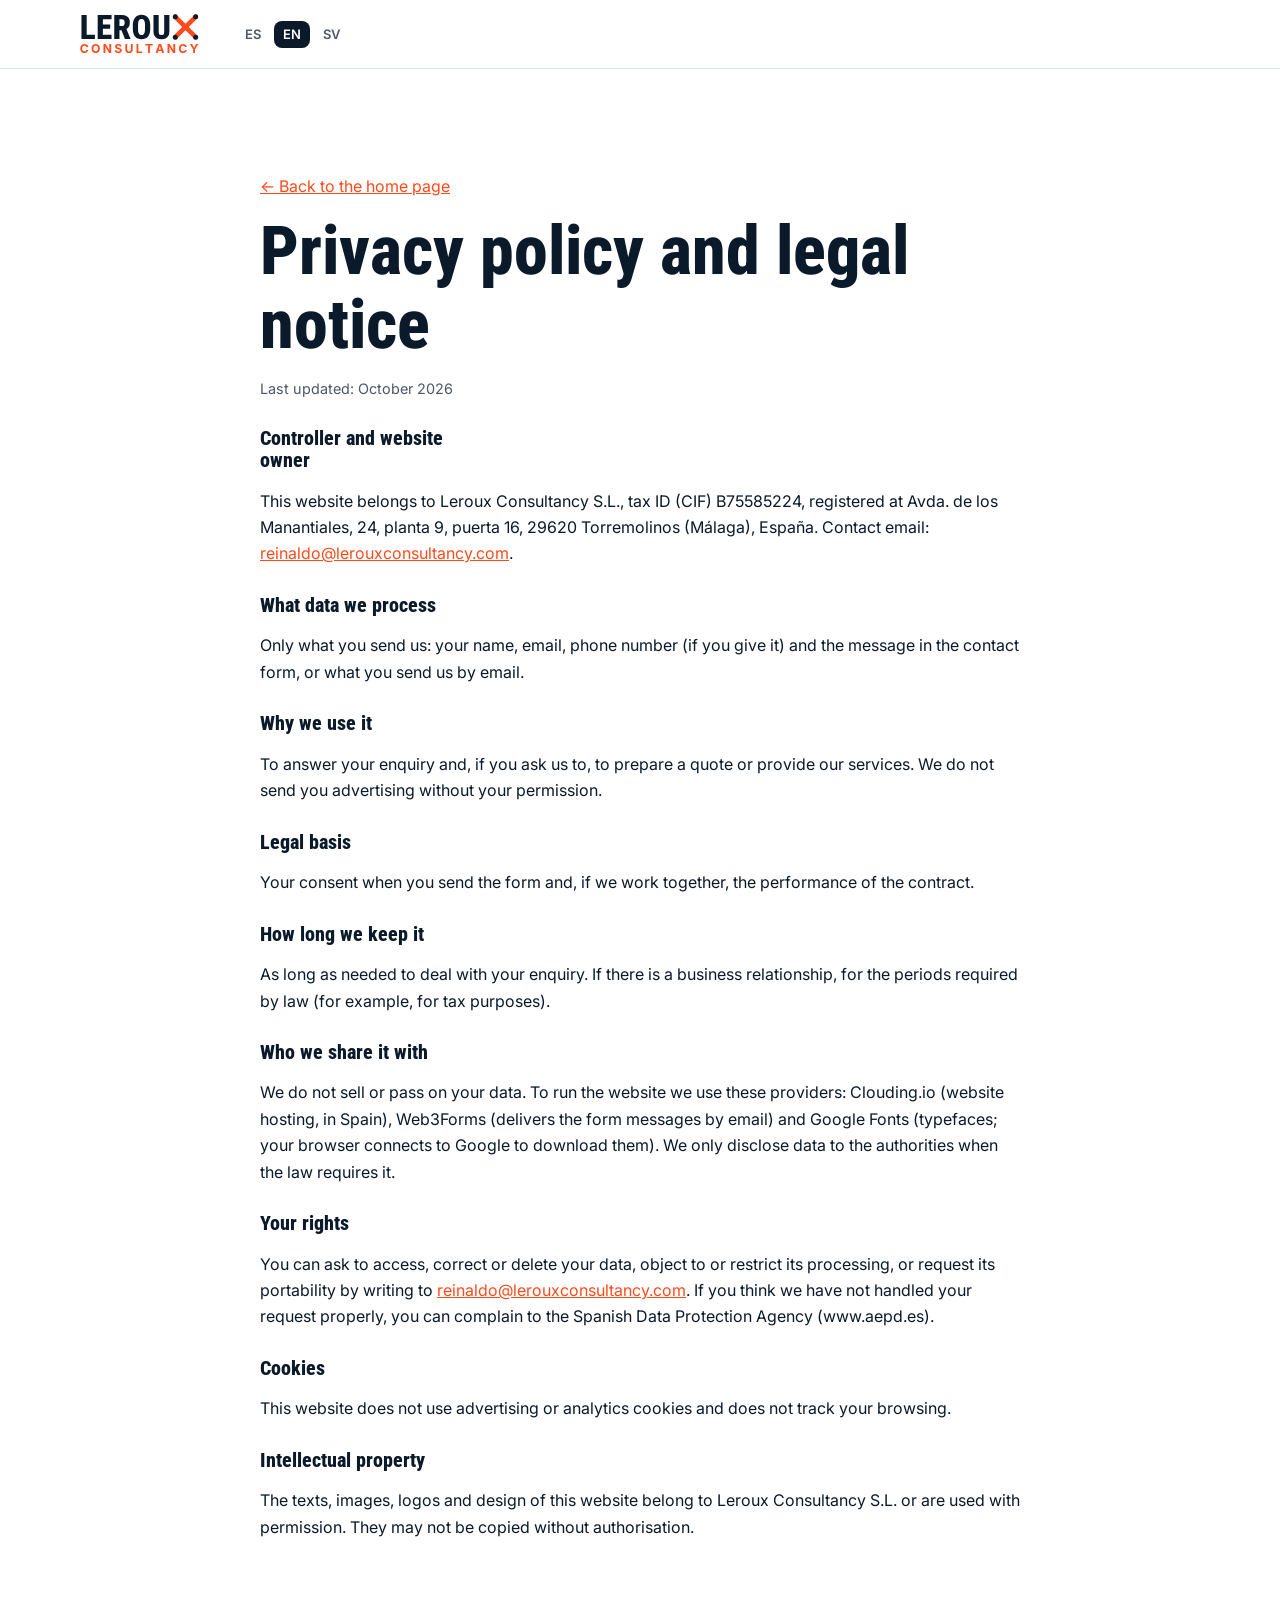
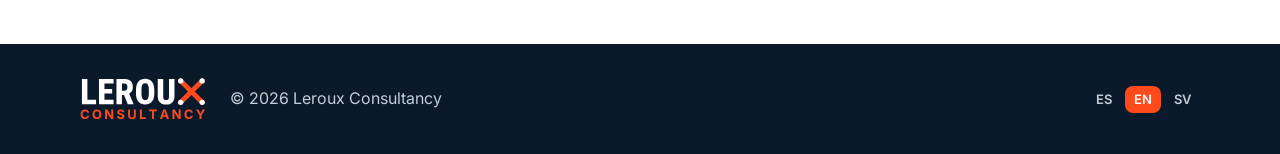
<file: en/privacy/index.html>
<!doctype html>
<html lang="en">
<head>
<meta charset="utf-8">
<meta name="viewport" content="width=device-width, initial-scale=1">
<title>Privacy policy and legal notice — Leroux Consultancy</title>
<meta name="robots" content="noindex">
<link rel="icon" href="../../assets/logo.svg" type="image/svg+xml">
<link rel="preconnect" href="https://fonts.googleapis.com">
<link rel="preconnect" href="https://fonts.gstatic.com" crossorigin>
<link href="https://fonts.googleapis.com/css2?family=Inter:wght@400;500;600&family=Roboto+Condensed:wght@600;700;800&display=swap" rel="stylesheet">
<link rel="stylesheet" href="../../assets/styles.css?v=f7cd1884">
</head>
<body>
<header class="site-header">
  <div class="wrap header-row">
    <a class="brand" href="../../en/" aria-label="Leroux Consultancy"><svg class="wordmark" aria-hidden="true" xmlns="http://www.w3.org/2000/svg" viewBox="0 0 394.6 153.0"><path d="M65.41015625 78.544921875V91.09375H25.2734375V20.0H40.80078125V78.544921875ZM115.03125 78.544921875V91.09375H73.625V20.0H115.03125V32.59765625H89.15234375V48.515625H110.9296875V60.625H89.15234375V78.544921875ZM123.099609375 20.0H146.68359375Q153.8125 20.0 158.939453125 22.44140625Q164.06640625 24.8828125 166.8251953125 29.66796875Q169.583984375 34.453125 169.583984375 41.484375Q169.583984375 47.44140625 168.021484375 51.5185546875Q166.458984375 55.595703125 163.626953125 58.28125Q161.72265625 60.087890625 159.330078125 61.40625L171.634765625 90.361328125V91.09375H155.033203125L144.6328125 65.5078125H138.626953125V91.09375H123.099609375ZM138.626953125 52.958984375H146.29296875Q148.9296875 52.958984375 150.638671875 51.73828125Q152.34765625 50.517578125 153.2021484375 48.2470703125Q154.056640625 45.9765625 154.056640625 42.8515625Q154.056640625 39.62890625 153.2509765625 37.333984375Q152.4453125 35.0390625 150.8583984375 33.818359375Q149.271484375 32.59765625 146.68359375 32.59765625H138.626953125ZM230.38671875 50.126953125V61.455078125Q230.38671875 69.0234375 228.53125 74.7607421875Q226.67578125 80.498046875 223.2333984375 84.35546875Q219.791015625 88.212890625 215.0302734375 90.1416015625Q210.26953125 92.0703125 204.5078125 92.0703125Q198.697265625 92.0703125 193.912109375 90.1416015625Q189.126953125 88.212890625 185.66015625 84.35546875Q182.193359375 80.498046875 180.3134765625 74.7607421875Q178.43359375 69.0234375 178.43359375 61.455078125V50.126953125Q178.43359375 42.4609375 180.3134765625 36.6259765625Q182.193359375 30.791015625 185.6357421875 26.9091796875Q189.078125 23.02734375 193.8388671875 21.025390625Q198.599609375 19.0234375 204.41015625 19.0234375Q210.220703125 19.0234375 214.9814453125 21.025390625Q219.7421875 23.02734375 223.1845703125 26.9091796875Q226.626953125 30.791015625 228.5068359375 36.6259765625Q230.38671875 42.4609375 230.38671875 50.126953125ZM214.810546875 61.455078125V50.029296875Q214.810546875 45.09765625 214.1513671875 41.630859375Q213.4921875 38.1640625 212.173828125 35.966796875Q210.85546875 33.76953125 208.9267578125 32.744140625Q206.998046875 31.71875 204.41015625 31.71875Q201.7734375 31.71875 199.8203125 32.744140625Q197.8671875 33.76953125 196.5732421875 35.966796875Q195.279296875 38.1640625 194.6689453125 41.630859375Q194.05859375 45.09765625 194.05859375 50.029296875V61.455078125Q194.05859375 66.240234375 194.693359375 69.658203125Q195.328125 73.076171875 196.646484375 75.224609375Q197.96484375 77.373046875 199.91796875 78.3984375Q201.87109375 79.423828125 204.5078125 79.423828125Q207.046875 79.423828125 208.9755859375 78.3984375Q210.904296875 77.373046875 212.1982421875 75.224609375Q213.4921875 73.076171875 214.1513671875 69.658203125Q214.810546875 66.240234375 214.810546875 61.455078125ZM272.048828125 20.0H287.576171875V68.583984375Q287.576171875 76.8359375 284.5732421875 82.0361328125Q281.5703125 87.236328125 276.248046875 89.6533203125Q270.92578125 92.0703125 263.89453125 92.0703125Q256.814453125 92.0703125 251.443359375 89.6533203125Q246.072265625 87.236328125 243.0693359375 82.0361328125Q240.06640625 76.8359375 240.06640625 68.583984375V20.0H255.642578125V68.583984375Q255.642578125 73.125 256.5703125 75.4931640625Q257.498046875 77.861328125 259.3291015625 78.69140625Q261.16015625 79.521484375 263.89453125 79.521484375Q266.677734375 79.521484375 268.4599609375 78.69140625Q270.2421875 77.861328125 271.1455078125 75.4931640625Q272.048828125 73.125 272.048828125 68.583984375Z" fill="currentColor"/><path d="M305.16 25.15 L365.95 85.94 M365.95 25.15 L305.16 85.94" stroke="#ff4a1c" stroke-width="13.76" stroke-linecap="round"/><g fill="currentColor"><circle cx="305.16" cy="25.15" r="7.46"/><circle cx="305.16" cy="85.94" r="7.46"/><circle cx="365.95" cy="25.15" r="7.46"/><circle cx="365.95" cy="85.94" r="7.46"/></g><path d="M34.00830078125 133.40537109375Q30.4794921875 133.40537109375 27.6903076171875 131.8013671875Q24.901123046875 130.19736328125 23.2882080078125 127.149755859375Q21.67529296875 124.1021484375 21.67529296875 119.78916015625Q21.67529296875 115.458349609375 23.297119140625 112.4018310546875Q24.9189453125 109.3453125 27.717041015625 107.74130859375Q30.51513671875 106.1373046875 34.00830078125 106.1373046875Q36.271728515625 106.1373046875 38.2232666015625 106.7699951171875Q40.1748046875 107.402685546875 41.689697265625 108.614599609375Q43.20458984375 109.826513671875 44.1669921875 111.5820068359375Q45.12939453125 113.3375 45.432373046875 115.58310546875H39.92529296875Q39.7470703125 114.478125 39.2391357421875 113.6315673828125Q38.731201171875 112.785009765625 37.9737548828125 112.1879638671875Q37.21630859375 111.59091796875 36.236083984375 111.2790283203125Q35.255859375 110.967138671875 34.115234375 110.967138671875Q32.0478515625 110.967138671875 30.4884033203125 112.000830078125Q28.928955078125 113.034521484375 28.0645751953125 115.0038818359375Q27.2001953125 116.9732421875 27.2001953125 119.78916015625Q27.2001953125 122.658544921875 28.073486328125 124.618994140625Q28.94677734375 126.579443359375 30.497314453125 127.577490234375Q32.0478515625 128.575537109375 34.097412109375 128.575537109375Q35.238037109375 128.575537109375 36.2093505859375 128.2636474609375Q37.1806640625 127.9517578125 37.9559326171875 127.3547119140625Q38.731201171875 126.757666015625 39.2391357421875 125.902197265625Q39.7470703125 125.046728515625 39.943115234375 123.9595703125H45.4501953125Q45.236328125 125.8130859375 44.3541259765625 127.506201171875Q43.471923828125 129.19931640625 42.010498046875 130.535986328125Q40.549072265625 131.87265625 38.53515625 132.639013671875Q36.521240234375 133.40537109375 34.00830078125 133.40537109375ZM67.7868896484375 133.40537109375Q64.2759033203125 133.40537109375 61.468896484374994 131.8013671875Q58.6618896484375 130.19736328125 57.03115234375 127.149755859375Q55.4004150390625 124.1021484375 55.4004150390625 119.78916015625Q55.4004150390625 115.458349609375 57.03115234375 112.4018310546875Q58.6618896484375 109.3453125 61.468896484374994 107.74130859375Q64.2759033203125 106.1373046875 67.7868896484375 106.1373046875Q71.3156982421875 106.1373046875 74.1137939453125 107.74130859375Q76.9118896484375 109.3453125 78.542626953125 112.4018310546875Q80.1733642578125 115.458349609375 80.1733642578125 119.78916015625Q80.1733642578125 124.1021484375 78.542626953125 127.149755859375Q76.9118896484375 130.19736328125 74.1137939453125 131.8013671875Q71.3156982421875 133.40537109375 67.7868896484375 133.40537109375ZM67.7868896484375 128.575537109375Q69.8542724609375 128.575537109375 71.3958984375 127.5685791015625Q72.9375244140625 126.56162109375 73.7929931640625 124.5922607421875Q74.6484619140625 122.622900390625 74.6484619140625 119.78916015625Q74.6484619140625 116.919775390625 73.7929931640625 114.9504150390625Q72.9375244140625 112.9810546875 71.3958984375 111.9740966796875Q69.8542724609375 110.967138671875 67.7868896484375 110.967138671875Q65.7373291015625 110.967138671875 64.1867919921875 111.9830078125Q62.6362548828125 112.998876953125 61.7807861328125 114.9682373046875Q60.9253173828125 116.93759765625 60.9253173828125 119.78916015625Q60.9253173828125 122.622900390625 61.7807861328125 124.583349609375Q62.6362548828125 126.543798828125 64.1867919921875 127.55966796875Q65.7373291015625 128.575537109375 67.7868896484375 128.575537109375ZM90.979052734375 133.04892578125V106.49375H97.038623046875L105.43291015625 119.93173828125Q106.07451171875 120.9654296875 106.733935546875 122.17734375Q107.393359375 123.3892578125 108.088427734375 124.868505859375Q108.42705078125 125.59921875 108.7478515625 126.41904296875Q108.71220703125 125.741796875 108.6765625 125.046728515625Q108.56962890625 123.371435546875 108.49833984375 121.838720703125Q108.42705078125 120.306005859375 108.42705078125 119.236669921875V106.49375H113.98759765625V133.04892578125H107.910205078125L100.282275390625 120.85849609375Q99.44462890625 119.486181640625 98.73173828125 118.1940673828125Q98.01884765625 116.901953125 97.252490234375 115.33359375Q96.7712890625 114.389013671875 96.183154296875 113.194921875Q96.254443359375 114.282080078125 96.30791015625 115.29794921875Q96.41484375 117.062353515625 96.4772216796875 118.4970458984375Q96.539599609375 119.93173828125 96.539599609375 120.840673828125V133.04892578125ZM135.2549560546875 133.441015625Q132.0647705078125 133.441015625 129.7033203125 132.460791015625Q127.34187011718751 131.48056640625 126.02302246093751 129.55576171875Q124.70417480468751 127.63095703125 124.63288574218751 124.8150390625H129.9260986328125Q130.0330322265625 126.151708984375 130.7281005859375 127.0517333984375Q131.4231689453125 127.9517578125 132.5816162109375 128.397314453125Q133.7400634765625 128.84287109375 135.2014892578125 128.84287109375Q136.6629150390625 128.84287109375 137.741162109375 128.4240478515625Q138.8194091796875 128.005224609375 139.4253662109375 127.2388671875Q140.0313232421875 126.472509765625 140.0313232421875 125.456640625Q140.0313232421875 124.547705078125 139.487744140625 123.9328369140625Q138.9441650390625 123.31796875 137.9282958984375 122.872412109375Q136.9124267578125 122.42685546875 135.4510009765625 122.088232421875L132.5281494140625 121.35751953125Q129.1597412109375 120.5376953125 127.25275878906251 118.7822021484375Q125.34577636718751 117.026708984375 125.34577636718751 114.139501953125Q125.34577636718751 111.73349609375 126.63789062500001 109.933447265625Q127.93000488281251 108.1333984375 130.184521484375 107.1353515625Q132.4390380859375 106.1373046875 135.3262451171875 106.1373046875Q138.2669189453125 106.1373046875 140.4590576171875 107.1442626953125Q142.6511962890625 108.151220703125 143.8809326171875 109.9423583984375Q145.1106689453125 111.73349609375 145.1463134765625 114.068212890625H139.8887451171875Q139.7461669921875 112.464208984375 138.525341796875 111.59091796875Q137.3045166015625 110.717626953125 135.2727783203125 110.717626953125Q133.9004638671875 110.717626953125 132.9202392578125 111.109716796875Q131.9400146484375 111.501806640625 131.432080078125 112.196875Q130.9241455078125 112.891943359375 130.9241455078125 113.783056640625Q130.9241455078125 114.76328125 131.5122802734375 115.4137939453125Q132.1004150390625 116.064306640625 133.0806396484375 116.4653076171875Q134.0608642578125 116.86630859375 135.1658447265625 117.133642578125L137.5718505859375 117.72177734375Q139.2471435546875 118.096044921875 140.6907470703125 118.737646484375Q142.1343505859375 119.379248046875 143.2215087890625 120.3149169921875Q144.3086669921875 121.2505859375 144.905712890625 122.5337890625Q145.5027587890625 123.8169921875 145.5027587890625 125.49228515625Q145.5027587890625 127.898291015625 144.2908447265625 129.6894287109375Q143.0789306640625 131.48056640625 140.7798583984375 132.460791015625Q138.4807861328125 133.441015625 135.2549560546875 133.441015625ZM167.09091796875 133.423193359375Q163.81162109375 133.423193359375 161.3432373046875 132.2023681640625Q158.874853515625 130.98154296875 157.5114501953125 128.8072265625Q156.148046875 126.63291015625 156.148046875 123.727880859375V106.49375H161.583837890625V123.28232421875Q161.583837890625 124.832861328125 162.2699951171875 126.0358642578125Q162.95615234375 127.2388671875 164.1947998046875 127.9250244140625Q165.433447265625 128.611181640625 167.09091796875 128.611181640625Q168.7662109375 128.611181640625 170.0048583984375 127.9250244140625Q171.243505859375 127.2388671875 171.9296630859375 126.0358642578125Q172.6158203125 124.832861328125 172.6158203125 123.28232421875V106.49375H178.06943359375V123.727880859375Q178.06943359375 126.63291015625 176.697119140625 128.8072265625Q175.3248046875 130.98154296875 172.8564208984375 132.2023681640625Q170.388037109375 133.423193359375 167.09091796875 133.423193359375ZM189.5880126953125 133.04892578125V106.49375H195.0238037109375V128.539892578125H206.4835205078125V133.04892578125ZM215.88125 111.002783203125V106.49375H237.570947265625V111.002783203125H229.46181640625V133.04892578125H224.008203125V111.002783203125ZM246.5052978515625 133.04892578125 255.5768310546875 106.49375H262.7057373046875L272.0089599609375 133.04892578125H265.9672119140625L263.9176513671875 126.882421875H254.4896728515625L252.5114013671875 133.04892578125ZM262.5096923828125 122.622900390625 261.7076904296875 120.234716796875Q260.9413330078125 117.757421875 260.1571533203125 114.79892578125Q259.6403076171875 112.891943359375 259.0878173828125 110.77109375Q258.5531494140625 112.927587890625 258.0897705078125 114.8345703125Q257.3412353515625 117.810888671875 256.6105224609375 120.234716796875L255.8441650390625 122.622900390625ZM282.012646484375 133.04892578125V106.49375H288.072216796875L296.46650390625 119.93173828125Q297.10810546875 120.9654296875 297.767529296875 122.17734375Q298.426953125 123.3892578125 299.122021484375 124.868505859375Q299.46064453125 125.59921875 299.7814453125 126.41904296875Q299.74580078125 125.741796875 299.71015625 125.046728515625Q299.60322265625 123.371435546875 299.53193359375 121.838720703125Q299.46064453125 120.306005859375 299.46064453125 119.236669921875V106.49375H305.02119140625V133.04892578125H298.943798828125L291.315869140625 120.85849609375Q290.47822265625 119.486181640625 289.76533203125 118.1940673828125Q289.05244140625 116.901953125 288.286083984375 115.33359375Q287.8048828125 114.389013671875 287.216748046875 113.194921875Q287.288037109375 114.282080078125 287.34150390625 115.29794921875Q287.4484375 117.062353515625 287.5108154296875 118.4970458984375Q287.573193359375 119.93173828125 287.573193359375 120.840673828125V133.04892578125ZM328.15988769531253 133.40537109375Q324.63107910156253 133.40537109375 321.84189453125003 131.8013671875Q319.05270996093753 130.19736328125 317.43979492187503 127.149755859375Q315.82687988281253 124.1021484375 315.82687988281253 119.78916015625Q315.82687988281253 115.458349609375 317.44870605468753 112.4018310546875Q319.07053222656253 109.3453125 321.86862792968753 107.74130859375Q324.66672363281253 106.1373046875 328.15988769531253 106.1373046875Q330.42331542968753 106.1373046875 332.37485351562503 106.7699951171875Q334.32639160156253 107.402685546875 335.84128417968753 108.614599609375Q337.35617675781253 109.826513671875 338.31857910156253 111.5820068359375Q339.28098144531253 113.3375 339.58395996093753 115.58310546875H334.07687988281253Q333.89865722656253 114.478125 333.39072265625003 113.6315673828125Q332.88278808593753 112.785009765625 332.12534179687503 112.1879638671875Q331.36789550781253 111.59091796875 330.38767089843753 111.2790283203125Q329.40744628906253 110.967138671875 328.26682128906253 110.967138671875Q326.19943847656253 110.967138671875 324.63999023437503 112.000830078125Q323.08054199218753 113.034521484375 322.21616210937503 115.0038818359375Q321.35178222656253 116.9732421875 321.35178222656253 119.78916015625Q321.35178222656253 122.658544921875 322.22507324218753 124.618994140625Q323.09836425781253 126.579443359375 324.64890136718753 127.577490234375Q326.19943847656253 128.575537109375 328.24899902343753 128.575537109375Q329.38962402343753 128.575537109375 330.36093750000003 128.2636474609375Q331.33225097656253 127.9517578125 332.10751953125003 127.3547119140625Q332.88278808593753 126.757666015625 333.39072265625003 125.902197265625Q333.89865722656253 125.046728515625 334.09470214843753 123.9595703125H339.60178222656253Q339.38791503906253 125.8130859375 338.50571289062503 127.506201171875Q337.62351074218753 129.19931640625 336.16208496093753 130.535986328125Q334.70065917968753 131.87265625 332.68674316406253 132.639013671875Q330.67282714843753 133.40537109375 328.15988769531253 133.40537109375ZM358.58789062500006 133.04892578125V123.06845703125L348.75000000000006 106.49375H355.11254882812506L359.60375976562506 114.76328125Q360.29882812500006 116.01083984375 360.83349609375006 117.240576171875Q361.08300781250006 117.810888671875 361.33251953125006 118.4703125Q361.58203125000006 117.79306640625 361.81372070312506 117.22275390625Q362.33056640625006 115.993017578125 362.98999023437506 114.76328125L367.33862304687506 106.49375H373.68334960937506L364.00585937500006 123.06845703125V133.04892578125Z" fill="#ff4a1c"/></svg></a>
    <div class="lang" aria-label="Language"><a href="../../privacidad/" hreflang="es" lang="es">ES</a><a href="../../en/privacy/" hreflang="en" lang="en" aria-current="true">EN</a><a href="../../sv/integritet/" hreflang="sv" lang="sv">SV</a></div>
  </div>
</header>
<main class="section">
  <article class="wrap legal">
    <p><a href="../../en/">← Back to the home page</a></p>
    <h1>Privacy policy and legal notice</h1>
    <p class="legal-updated">Last updated: October 2026</p>
    <h2>Controller and website owner</h2><p>This website belongs to Leroux Consultancy S.L., tax ID (CIF) B75585224, registered at Avda. de los Manantiales, 24, planta 9, puerta 16, 29620 Torremolinos (Málaga), España. Contact email: <a href="mailto:reinaldo@lerouxconsultancy.com">reinaldo@lerouxconsultancy.com</a>.</p><h2>What data we process</h2><p>Only what you send us: your name, email, phone number (if you give it) and the message in the contact form, or what you send us by email.</p><h2>Why we use it</h2><p>To answer your enquiry and, if you ask us to, to prepare a quote or provide our services. We do not send you advertising without your permission.</p><h2>Legal basis</h2><p>Your consent when you send the form and, if we work together, the performance of the contract.</p><h2>How long we keep it</h2><p>As long as needed to deal with your enquiry. If there is a business relationship, for the periods required by law (for example, for tax purposes).</p><h2>Who we share it with</h2><p>We do not sell or pass on your data. To run the website we use these providers: Clouding.io (website hosting, in Spain), Web3Forms (delivers the form messages by email) and Google Fonts (typefaces; your browser connects to Google to download them). We only disclose data to the authorities when the law requires it.</p><h2>Your rights</h2><p>You can ask to access, correct or delete your data, object to or restrict its processing, or request its portability by writing to <a href="mailto:reinaldo@lerouxconsultancy.com">reinaldo@lerouxconsultancy.com</a>. If you think we have not handled your request properly, you can complain to the Spanish Data Protection Agency (www.aepd.es).</p><h2>Cookies</h2><p>This website does not use advertising or analytics cookies and does not track your browsing.</p><h2>Intellectual property</h2><p>The texts, images, logos and design of this website belong to Leroux Consultancy S.L. or are used with permission. They may not be copied without authorisation.</p>
  </article>
</main>
<footer class="site-footer">
  <div class="wrap footer-row">
    <div class="footer-brand"><svg class="wordmark" aria-hidden="true" xmlns="http://www.w3.org/2000/svg" viewBox="0 0 394.6 153.0"><path d="M65.41015625 78.544921875V91.09375H25.2734375V20.0H40.80078125V78.544921875ZM115.03125 78.544921875V91.09375H73.625V20.0H115.03125V32.59765625H89.15234375V48.515625H110.9296875V60.625H89.15234375V78.544921875ZM123.099609375 20.0H146.68359375Q153.8125 20.0 158.939453125 22.44140625Q164.06640625 24.8828125 166.8251953125 29.66796875Q169.583984375 34.453125 169.583984375 41.484375Q169.583984375 47.44140625 168.021484375 51.5185546875Q166.458984375 55.595703125 163.626953125 58.28125Q161.72265625 60.087890625 159.330078125 61.40625L171.634765625 90.361328125V91.09375H155.033203125L144.6328125 65.5078125H138.626953125V91.09375H123.099609375ZM138.626953125 52.958984375H146.29296875Q148.9296875 52.958984375 150.638671875 51.73828125Q152.34765625 50.517578125 153.2021484375 48.2470703125Q154.056640625 45.9765625 154.056640625 42.8515625Q154.056640625 39.62890625 153.2509765625 37.333984375Q152.4453125 35.0390625 150.8583984375 33.818359375Q149.271484375 32.59765625 146.68359375 32.59765625H138.626953125ZM230.38671875 50.126953125V61.455078125Q230.38671875 69.0234375 228.53125 74.7607421875Q226.67578125 80.498046875 223.2333984375 84.35546875Q219.791015625 88.212890625 215.0302734375 90.1416015625Q210.26953125 92.0703125 204.5078125 92.0703125Q198.697265625 92.0703125 193.912109375 90.1416015625Q189.126953125 88.212890625 185.66015625 84.35546875Q182.193359375 80.498046875 180.3134765625 74.7607421875Q178.43359375 69.0234375 178.43359375 61.455078125V50.126953125Q178.43359375 42.4609375 180.3134765625 36.6259765625Q182.193359375 30.791015625 185.6357421875 26.9091796875Q189.078125 23.02734375 193.8388671875 21.025390625Q198.599609375 19.0234375 204.41015625 19.0234375Q210.220703125 19.0234375 214.9814453125 21.025390625Q219.7421875 23.02734375 223.1845703125 26.9091796875Q226.626953125 30.791015625 228.5068359375 36.6259765625Q230.38671875 42.4609375 230.38671875 50.126953125ZM214.810546875 61.455078125V50.029296875Q214.810546875 45.09765625 214.1513671875 41.630859375Q213.4921875 38.1640625 212.173828125 35.966796875Q210.85546875 33.76953125 208.9267578125 32.744140625Q206.998046875 31.71875 204.41015625 31.71875Q201.7734375 31.71875 199.8203125 32.744140625Q197.8671875 33.76953125 196.5732421875 35.966796875Q195.279296875 38.1640625 194.6689453125 41.630859375Q194.05859375 45.09765625 194.05859375 50.029296875V61.455078125Q194.05859375 66.240234375 194.693359375 69.658203125Q195.328125 73.076171875 196.646484375 75.224609375Q197.96484375 77.373046875 199.91796875 78.3984375Q201.87109375 79.423828125 204.5078125 79.423828125Q207.046875 79.423828125 208.9755859375 78.3984375Q210.904296875 77.373046875 212.1982421875 75.224609375Q213.4921875 73.076171875 214.1513671875 69.658203125Q214.810546875 66.240234375 214.810546875 61.455078125ZM272.048828125 20.0H287.576171875V68.583984375Q287.576171875 76.8359375 284.5732421875 82.0361328125Q281.5703125 87.236328125 276.248046875 89.6533203125Q270.92578125 92.0703125 263.89453125 92.0703125Q256.814453125 92.0703125 251.443359375 89.6533203125Q246.072265625 87.236328125 243.0693359375 82.0361328125Q240.06640625 76.8359375 240.06640625 68.583984375V20.0H255.642578125V68.583984375Q255.642578125 73.125 256.5703125 75.4931640625Q257.498046875 77.861328125 259.3291015625 78.69140625Q261.16015625 79.521484375 263.89453125 79.521484375Q266.677734375 79.521484375 268.4599609375 78.69140625Q270.2421875 77.861328125 271.1455078125 75.4931640625Q272.048828125 73.125 272.048828125 68.583984375Z" fill="currentColor"/><path d="M305.16 25.15 L365.95 85.94 M365.95 25.15 L305.16 85.94" stroke="#ff4a1c" stroke-width="13.76" stroke-linecap="round"/><g fill="currentColor"><circle cx="305.16" cy="25.15" r="7.46"/><circle cx="305.16" cy="85.94" r="7.46"/><circle cx="365.95" cy="25.15" r="7.46"/><circle cx="365.95" cy="85.94" r="7.46"/></g><path d="M34.00830078125 133.40537109375Q30.4794921875 133.40537109375 27.6903076171875 131.8013671875Q24.901123046875 130.19736328125 23.2882080078125 127.149755859375Q21.67529296875 124.1021484375 21.67529296875 119.78916015625Q21.67529296875 115.458349609375 23.297119140625 112.4018310546875Q24.9189453125 109.3453125 27.717041015625 107.74130859375Q30.51513671875 106.1373046875 34.00830078125 106.1373046875Q36.271728515625 106.1373046875 38.2232666015625 106.7699951171875Q40.1748046875 107.402685546875 41.689697265625 108.614599609375Q43.20458984375 109.826513671875 44.1669921875 111.5820068359375Q45.12939453125 113.3375 45.432373046875 115.58310546875H39.92529296875Q39.7470703125 114.478125 39.2391357421875 113.6315673828125Q38.731201171875 112.785009765625 37.9737548828125 112.1879638671875Q37.21630859375 111.59091796875 36.236083984375 111.2790283203125Q35.255859375 110.967138671875 34.115234375 110.967138671875Q32.0478515625 110.967138671875 30.4884033203125 112.000830078125Q28.928955078125 113.034521484375 28.0645751953125 115.0038818359375Q27.2001953125 116.9732421875 27.2001953125 119.78916015625Q27.2001953125 122.658544921875 28.073486328125 124.618994140625Q28.94677734375 126.579443359375 30.497314453125 127.577490234375Q32.0478515625 128.575537109375 34.097412109375 128.575537109375Q35.238037109375 128.575537109375 36.2093505859375 128.2636474609375Q37.1806640625 127.9517578125 37.9559326171875 127.3547119140625Q38.731201171875 126.757666015625 39.2391357421875 125.902197265625Q39.7470703125 125.046728515625 39.943115234375 123.9595703125H45.4501953125Q45.236328125 125.8130859375 44.3541259765625 127.506201171875Q43.471923828125 129.19931640625 42.010498046875 130.535986328125Q40.549072265625 131.87265625 38.53515625 132.639013671875Q36.521240234375 133.40537109375 34.00830078125 133.40537109375ZM67.7868896484375 133.40537109375Q64.2759033203125 133.40537109375 61.468896484374994 131.8013671875Q58.6618896484375 130.19736328125 57.03115234375 127.149755859375Q55.4004150390625 124.1021484375 55.4004150390625 119.78916015625Q55.4004150390625 115.458349609375 57.03115234375 112.4018310546875Q58.6618896484375 109.3453125 61.468896484374994 107.74130859375Q64.2759033203125 106.1373046875 67.7868896484375 106.1373046875Q71.3156982421875 106.1373046875 74.1137939453125 107.74130859375Q76.9118896484375 109.3453125 78.542626953125 112.4018310546875Q80.1733642578125 115.458349609375 80.1733642578125 119.78916015625Q80.1733642578125 124.1021484375 78.542626953125 127.149755859375Q76.9118896484375 130.19736328125 74.1137939453125 131.8013671875Q71.3156982421875 133.40537109375 67.7868896484375 133.40537109375ZM67.7868896484375 128.575537109375Q69.8542724609375 128.575537109375 71.3958984375 127.5685791015625Q72.9375244140625 126.56162109375 73.7929931640625 124.5922607421875Q74.6484619140625 122.622900390625 74.6484619140625 119.78916015625Q74.6484619140625 116.919775390625 73.7929931640625 114.9504150390625Q72.9375244140625 112.9810546875 71.3958984375 111.9740966796875Q69.8542724609375 110.967138671875 67.7868896484375 110.967138671875Q65.7373291015625 110.967138671875 64.1867919921875 111.9830078125Q62.6362548828125 112.998876953125 61.7807861328125 114.9682373046875Q60.9253173828125 116.93759765625 60.9253173828125 119.78916015625Q60.9253173828125 122.622900390625 61.7807861328125 124.583349609375Q62.6362548828125 126.543798828125 64.1867919921875 127.55966796875Q65.7373291015625 128.575537109375 67.7868896484375 128.575537109375ZM90.979052734375 133.04892578125V106.49375H97.038623046875L105.43291015625 119.93173828125Q106.07451171875 120.9654296875 106.733935546875 122.17734375Q107.393359375 123.3892578125 108.088427734375 124.868505859375Q108.42705078125 125.59921875 108.7478515625 126.41904296875Q108.71220703125 125.741796875 108.6765625 125.046728515625Q108.56962890625 123.371435546875 108.49833984375 121.838720703125Q108.42705078125 120.306005859375 108.42705078125 119.236669921875V106.49375H113.98759765625V133.04892578125H107.910205078125L100.282275390625 120.85849609375Q99.44462890625 119.486181640625 98.73173828125 118.1940673828125Q98.01884765625 116.901953125 97.252490234375 115.33359375Q96.7712890625 114.389013671875 96.183154296875 113.194921875Q96.254443359375 114.282080078125 96.30791015625 115.29794921875Q96.41484375 117.062353515625 96.4772216796875 118.4970458984375Q96.539599609375 119.93173828125 96.539599609375 120.840673828125V133.04892578125ZM135.2549560546875 133.441015625Q132.0647705078125 133.441015625 129.7033203125 132.460791015625Q127.34187011718751 131.48056640625 126.02302246093751 129.55576171875Q124.70417480468751 127.63095703125 124.63288574218751 124.8150390625H129.9260986328125Q130.0330322265625 126.151708984375 130.7281005859375 127.0517333984375Q131.4231689453125 127.9517578125 132.5816162109375 128.397314453125Q133.7400634765625 128.84287109375 135.2014892578125 128.84287109375Q136.6629150390625 128.84287109375 137.741162109375 128.4240478515625Q138.8194091796875 128.005224609375 139.4253662109375 127.2388671875Q140.0313232421875 126.472509765625 140.0313232421875 125.456640625Q140.0313232421875 124.547705078125 139.487744140625 123.9328369140625Q138.9441650390625 123.31796875 137.9282958984375 122.872412109375Q136.9124267578125 122.42685546875 135.4510009765625 122.088232421875L132.5281494140625 121.35751953125Q129.1597412109375 120.5376953125 127.25275878906251 118.7822021484375Q125.34577636718751 117.026708984375 125.34577636718751 114.139501953125Q125.34577636718751 111.73349609375 126.63789062500001 109.933447265625Q127.93000488281251 108.1333984375 130.184521484375 107.1353515625Q132.4390380859375 106.1373046875 135.3262451171875 106.1373046875Q138.2669189453125 106.1373046875 140.4590576171875 107.1442626953125Q142.6511962890625 108.151220703125 143.8809326171875 109.9423583984375Q145.1106689453125 111.73349609375 145.1463134765625 114.068212890625H139.8887451171875Q139.7461669921875 112.464208984375 138.525341796875 111.59091796875Q137.3045166015625 110.717626953125 135.2727783203125 110.717626953125Q133.9004638671875 110.717626953125 132.9202392578125 111.109716796875Q131.9400146484375 111.501806640625 131.432080078125 112.196875Q130.9241455078125 112.891943359375 130.9241455078125 113.783056640625Q130.9241455078125 114.76328125 131.5122802734375 115.4137939453125Q132.1004150390625 116.064306640625 133.0806396484375 116.4653076171875Q134.0608642578125 116.86630859375 135.1658447265625 117.133642578125L137.5718505859375 117.72177734375Q139.2471435546875 118.096044921875 140.6907470703125 118.737646484375Q142.1343505859375 119.379248046875 143.2215087890625 120.3149169921875Q144.3086669921875 121.2505859375 144.905712890625 122.5337890625Q145.5027587890625 123.8169921875 145.5027587890625 125.49228515625Q145.5027587890625 127.898291015625 144.2908447265625 129.6894287109375Q143.0789306640625 131.48056640625 140.7798583984375 132.460791015625Q138.4807861328125 133.441015625 135.2549560546875 133.441015625ZM167.09091796875 133.423193359375Q163.81162109375 133.423193359375 161.3432373046875 132.2023681640625Q158.874853515625 130.98154296875 157.5114501953125 128.8072265625Q156.148046875 126.63291015625 156.148046875 123.727880859375V106.49375H161.583837890625V123.28232421875Q161.583837890625 124.832861328125 162.2699951171875 126.0358642578125Q162.95615234375 127.2388671875 164.1947998046875 127.9250244140625Q165.433447265625 128.611181640625 167.09091796875 128.611181640625Q168.7662109375 128.611181640625 170.0048583984375 127.9250244140625Q171.243505859375 127.2388671875 171.9296630859375 126.0358642578125Q172.6158203125 124.832861328125 172.6158203125 123.28232421875V106.49375H178.06943359375V123.727880859375Q178.06943359375 126.63291015625 176.697119140625 128.8072265625Q175.3248046875 130.98154296875 172.8564208984375 132.2023681640625Q170.388037109375 133.423193359375 167.09091796875 133.423193359375ZM189.5880126953125 133.04892578125V106.49375H195.0238037109375V128.539892578125H206.4835205078125V133.04892578125ZM215.88125 111.002783203125V106.49375H237.570947265625V111.002783203125H229.46181640625V133.04892578125H224.008203125V111.002783203125ZM246.5052978515625 133.04892578125 255.5768310546875 106.49375H262.7057373046875L272.0089599609375 133.04892578125H265.9672119140625L263.9176513671875 126.882421875H254.4896728515625L252.5114013671875 133.04892578125ZM262.5096923828125 122.622900390625 261.7076904296875 120.234716796875Q260.9413330078125 117.757421875 260.1571533203125 114.79892578125Q259.6403076171875 112.891943359375 259.0878173828125 110.77109375Q258.5531494140625 112.927587890625 258.0897705078125 114.8345703125Q257.3412353515625 117.810888671875 256.6105224609375 120.234716796875L255.8441650390625 122.622900390625ZM282.012646484375 133.04892578125V106.49375H288.072216796875L296.46650390625 119.93173828125Q297.10810546875 120.9654296875 297.767529296875 122.17734375Q298.426953125 123.3892578125 299.122021484375 124.868505859375Q299.46064453125 125.59921875 299.7814453125 126.41904296875Q299.74580078125 125.741796875 299.71015625 125.046728515625Q299.60322265625 123.371435546875 299.53193359375 121.838720703125Q299.46064453125 120.306005859375 299.46064453125 119.236669921875V106.49375H305.02119140625V133.04892578125H298.943798828125L291.315869140625 120.85849609375Q290.47822265625 119.486181640625 289.76533203125 118.1940673828125Q289.05244140625 116.901953125 288.286083984375 115.33359375Q287.8048828125 114.389013671875 287.216748046875 113.194921875Q287.288037109375 114.282080078125 287.34150390625 115.29794921875Q287.4484375 117.062353515625 287.5108154296875 118.4970458984375Q287.573193359375 119.93173828125 287.573193359375 120.840673828125V133.04892578125ZM328.15988769531253 133.40537109375Q324.63107910156253 133.40537109375 321.84189453125003 131.8013671875Q319.05270996093753 130.19736328125 317.43979492187503 127.149755859375Q315.82687988281253 124.1021484375 315.82687988281253 119.78916015625Q315.82687988281253 115.458349609375 317.44870605468753 112.4018310546875Q319.07053222656253 109.3453125 321.86862792968753 107.74130859375Q324.66672363281253 106.1373046875 328.15988769531253 106.1373046875Q330.42331542968753 106.1373046875 332.37485351562503 106.7699951171875Q334.32639160156253 107.402685546875 335.84128417968753 108.614599609375Q337.35617675781253 109.826513671875 338.31857910156253 111.5820068359375Q339.28098144531253 113.3375 339.58395996093753 115.58310546875H334.07687988281253Q333.89865722656253 114.478125 333.39072265625003 113.6315673828125Q332.88278808593753 112.785009765625 332.12534179687503 112.1879638671875Q331.36789550781253 111.59091796875 330.38767089843753 111.2790283203125Q329.40744628906253 110.967138671875 328.26682128906253 110.967138671875Q326.19943847656253 110.967138671875 324.63999023437503 112.000830078125Q323.08054199218753 113.034521484375 322.21616210937503 115.0038818359375Q321.35178222656253 116.9732421875 321.35178222656253 119.78916015625Q321.35178222656253 122.658544921875 322.22507324218753 124.618994140625Q323.09836425781253 126.579443359375 324.64890136718753 127.577490234375Q326.19943847656253 128.575537109375 328.24899902343753 128.575537109375Q329.38962402343753 128.575537109375 330.36093750000003 128.2636474609375Q331.33225097656253 127.9517578125 332.10751953125003 127.3547119140625Q332.88278808593753 126.757666015625 333.39072265625003 125.902197265625Q333.89865722656253 125.046728515625 334.09470214843753 123.9595703125H339.60178222656253Q339.38791503906253 125.8130859375 338.50571289062503 127.506201171875Q337.62351074218753 129.19931640625 336.16208496093753 130.535986328125Q334.70065917968753 131.87265625 332.68674316406253 132.639013671875Q330.67282714843753 133.40537109375 328.15988769531253 133.40537109375ZM358.58789062500006 133.04892578125V123.06845703125L348.75000000000006 106.49375H355.11254882812506L359.60375976562506 114.76328125Q360.29882812500006 116.01083984375 360.83349609375006 117.240576171875Q361.08300781250006 117.810888671875 361.33251953125006 118.4703125Q361.58203125000006 117.79306640625 361.81372070312506 117.22275390625Q362.33056640625006 115.993017578125 362.98999023437506 114.76328125L367.33862304687506 106.49375H373.68334960937506L364.00585937500006 123.06845703125V133.04892578125Z" fill="#ff4a1c"/></svg><span>© 2026 Leroux Consultancy</span></div>
    <div class="lang"><a href="../../privacidad/" hreflang="es" lang="es">ES</a><a href="../../en/privacy/" hreflang="en" lang="en" aria-current="true">EN</a><a href="../../sv/integritet/" hreflang="sv" lang="sv">SV</a></div>
  </div>
</footer>
</body>
</html>
</file>
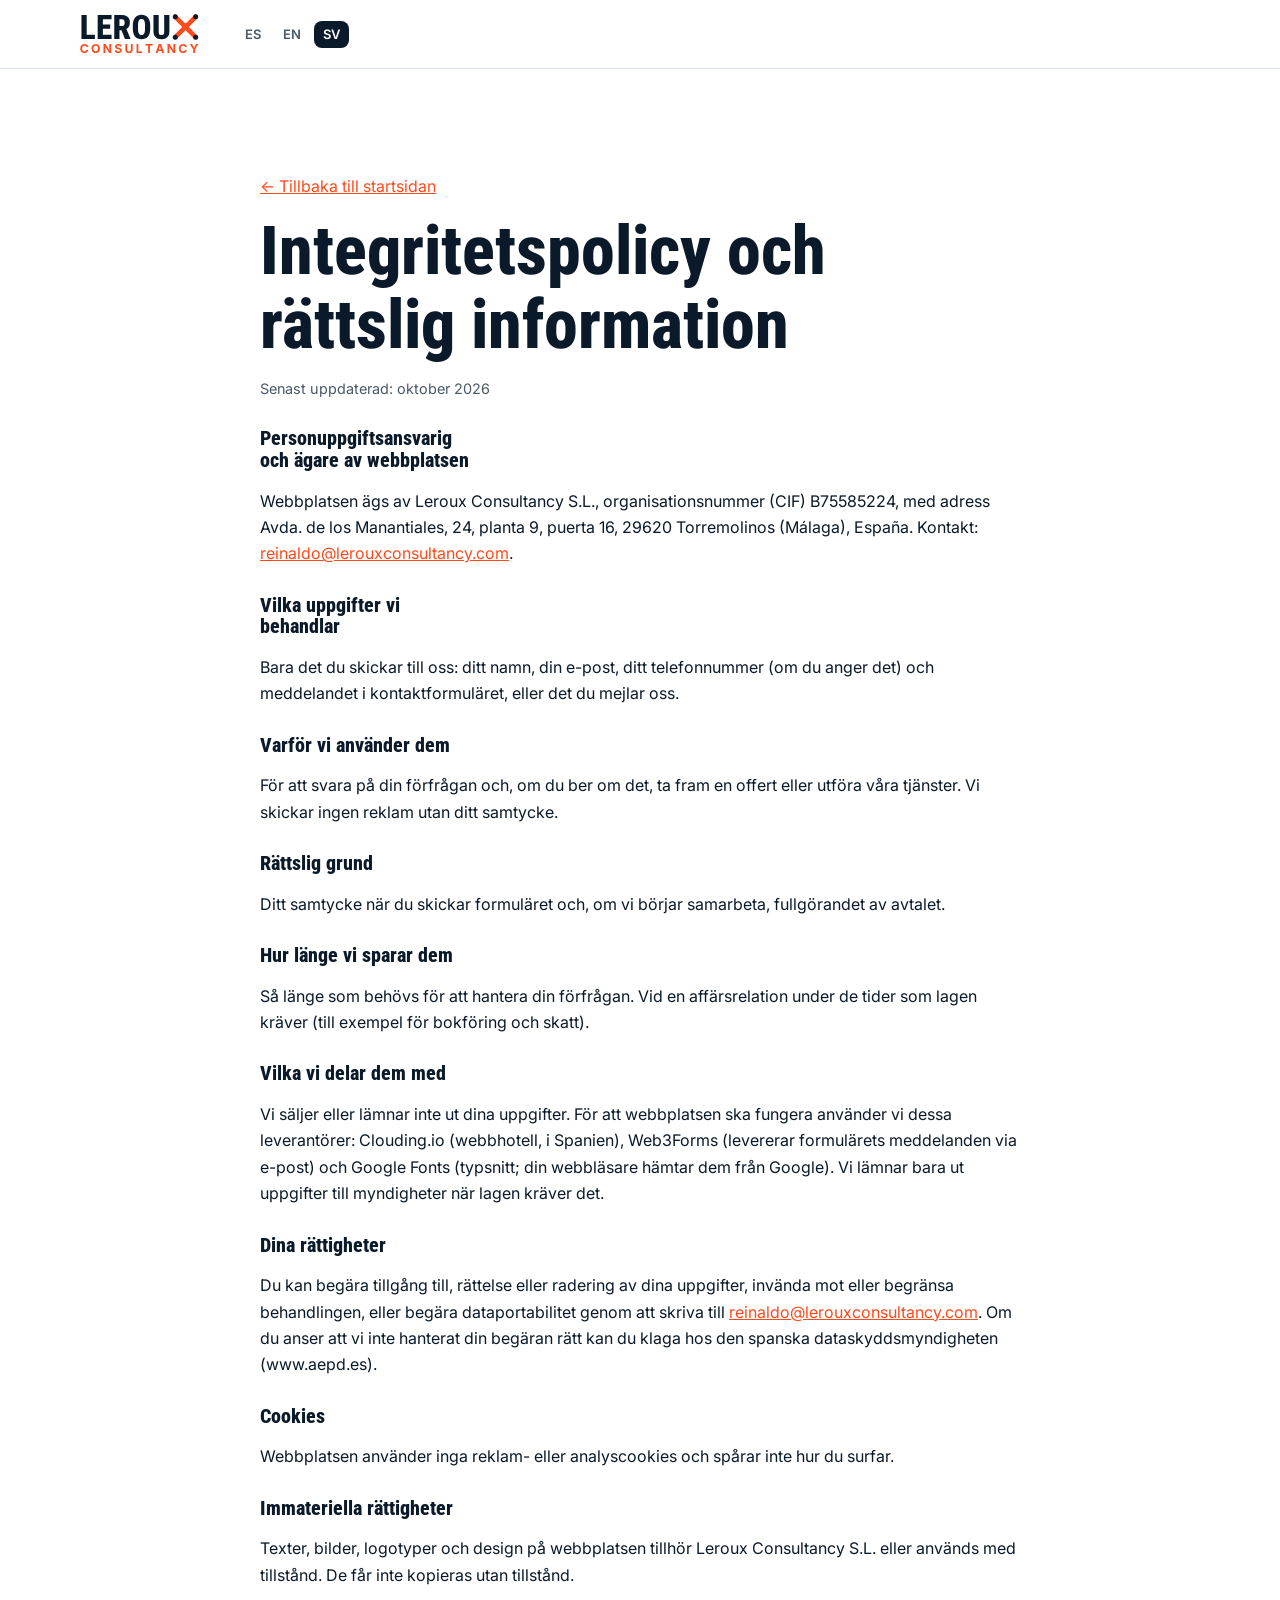
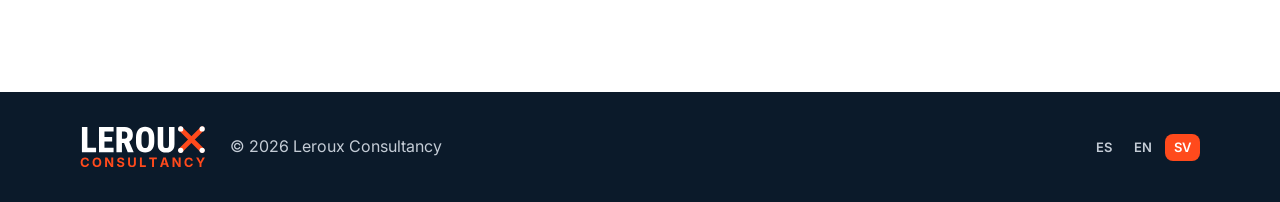
<file: sv/integritet/index.html>
<!doctype html>
<html lang="sv">
<head>
<meta charset="utf-8">
<meta name="viewport" content="width=device-width, initial-scale=1">
<title>Integritetspolicy och rättslig information — Leroux Consultancy</title>
<meta name="robots" content="noindex">
<link rel="icon" href="../../assets/logo.svg" type="image/svg+xml">
<link rel="preconnect" href="https://fonts.googleapis.com">
<link rel="preconnect" href="https://fonts.gstatic.com" crossorigin>
<link href="https://fonts.googleapis.com/css2?family=Inter:wght@400;500;600&family=Roboto+Condensed:wght@600;700;800&display=swap" rel="stylesheet">
<link rel="stylesheet" href="../../assets/styles.css?v=f7cd1884">
</head>
<body>
<header class="site-header">
  <div class="wrap header-row">
    <a class="brand" href="../../sv/" aria-label="Leroux Consultancy"><svg class="wordmark" aria-hidden="true" xmlns="http://www.w3.org/2000/svg" viewBox="0 0 394.6 153.0"><path d="M65.41015625 78.544921875V91.09375H25.2734375V20.0H40.80078125V78.544921875ZM115.03125 78.544921875V91.09375H73.625V20.0H115.03125V32.59765625H89.15234375V48.515625H110.9296875V60.625H89.15234375V78.544921875ZM123.099609375 20.0H146.68359375Q153.8125 20.0 158.939453125 22.44140625Q164.06640625 24.8828125 166.8251953125 29.66796875Q169.583984375 34.453125 169.583984375 41.484375Q169.583984375 47.44140625 168.021484375 51.5185546875Q166.458984375 55.595703125 163.626953125 58.28125Q161.72265625 60.087890625 159.330078125 61.40625L171.634765625 90.361328125V91.09375H155.033203125L144.6328125 65.5078125H138.626953125V91.09375H123.099609375ZM138.626953125 52.958984375H146.29296875Q148.9296875 52.958984375 150.638671875 51.73828125Q152.34765625 50.517578125 153.2021484375 48.2470703125Q154.056640625 45.9765625 154.056640625 42.8515625Q154.056640625 39.62890625 153.2509765625 37.333984375Q152.4453125 35.0390625 150.8583984375 33.818359375Q149.271484375 32.59765625 146.68359375 32.59765625H138.626953125ZM230.38671875 50.126953125V61.455078125Q230.38671875 69.0234375 228.53125 74.7607421875Q226.67578125 80.498046875 223.2333984375 84.35546875Q219.791015625 88.212890625 215.0302734375 90.1416015625Q210.26953125 92.0703125 204.5078125 92.0703125Q198.697265625 92.0703125 193.912109375 90.1416015625Q189.126953125 88.212890625 185.66015625 84.35546875Q182.193359375 80.498046875 180.3134765625 74.7607421875Q178.43359375 69.0234375 178.43359375 61.455078125V50.126953125Q178.43359375 42.4609375 180.3134765625 36.6259765625Q182.193359375 30.791015625 185.6357421875 26.9091796875Q189.078125 23.02734375 193.8388671875 21.025390625Q198.599609375 19.0234375 204.41015625 19.0234375Q210.220703125 19.0234375 214.9814453125 21.025390625Q219.7421875 23.02734375 223.1845703125 26.9091796875Q226.626953125 30.791015625 228.5068359375 36.6259765625Q230.38671875 42.4609375 230.38671875 50.126953125ZM214.810546875 61.455078125V50.029296875Q214.810546875 45.09765625 214.1513671875 41.630859375Q213.4921875 38.1640625 212.173828125 35.966796875Q210.85546875 33.76953125 208.9267578125 32.744140625Q206.998046875 31.71875 204.41015625 31.71875Q201.7734375 31.71875 199.8203125 32.744140625Q197.8671875 33.76953125 196.5732421875 35.966796875Q195.279296875 38.1640625 194.6689453125 41.630859375Q194.05859375 45.09765625 194.05859375 50.029296875V61.455078125Q194.05859375 66.240234375 194.693359375 69.658203125Q195.328125 73.076171875 196.646484375 75.224609375Q197.96484375 77.373046875 199.91796875 78.3984375Q201.87109375 79.423828125 204.5078125 79.423828125Q207.046875 79.423828125 208.9755859375 78.3984375Q210.904296875 77.373046875 212.1982421875 75.224609375Q213.4921875 73.076171875 214.1513671875 69.658203125Q214.810546875 66.240234375 214.810546875 61.455078125ZM272.048828125 20.0H287.576171875V68.583984375Q287.576171875 76.8359375 284.5732421875 82.0361328125Q281.5703125 87.236328125 276.248046875 89.6533203125Q270.92578125 92.0703125 263.89453125 92.0703125Q256.814453125 92.0703125 251.443359375 89.6533203125Q246.072265625 87.236328125 243.0693359375 82.0361328125Q240.06640625 76.8359375 240.06640625 68.583984375V20.0H255.642578125V68.583984375Q255.642578125 73.125 256.5703125 75.4931640625Q257.498046875 77.861328125 259.3291015625 78.69140625Q261.16015625 79.521484375 263.89453125 79.521484375Q266.677734375 79.521484375 268.4599609375 78.69140625Q270.2421875 77.861328125 271.1455078125 75.4931640625Q272.048828125 73.125 272.048828125 68.583984375Z" fill="currentColor"/><path d="M305.16 25.15 L365.95 85.94 M365.95 25.15 L305.16 85.94" stroke="#ff4a1c" stroke-width="13.76" stroke-linecap="round"/><g fill="currentColor"><circle cx="305.16" cy="25.15" r="7.46"/><circle cx="305.16" cy="85.94" r="7.46"/><circle cx="365.95" cy="25.15" r="7.46"/><circle cx="365.95" cy="85.94" r="7.46"/></g><path d="M34.00830078125 133.40537109375Q30.4794921875 133.40537109375 27.6903076171875 131.8013671875Q24.901123046875 130.19736328125 23.2882080078125 127.149755859375Q21.67529296875 124.1021484375 21.67529296875 119.78916015625Q21.67529296875 115.458349609375 23.297119140625 112.4018310546875Q24.9189453125 109.3453125 27.717041015625 107.74130859375Q30.51513671875 106.1373046875 34.00830078125 106.1373046875Q36.271728515625 106.1373046875 38.2232666015625 106.7699951171875Q40.1748046875 107.402685546875 41.689697265625 108.614599609375Q43.20458984375 109.826513671875 44.1669921875 111.5820068359375Q45.12939453125 113.3375 45.432373046875 115.58310546875H39.92529296875Q39.7470703125 114.478125 39.2391357421875 113.6315673828125Q38.731201171875 112.785009765625 37.9737548828125 112.1879638671875Q37.21630859375 111.59091796875 36.236083984375 111.2790283203125Q35.255859375 110.967138671875 34.115234375 110.967138671875Q32.0478515625 110.967138671875 30.4884033203125 112.000830078125Q28.928955078125 113.034521484375 28.0645751953125 115.0038818359375Q27.2001953125 116.9732421875 27.2001953125 119.78916015625Q27.2001953125 122.658544921875 28.073486328125 124.618994140625Q28.94677734375 126.579443359375 30.497314453125 127.577490234375Q32.0478515625 128.575537109375 34.097412109375 128.575537109375Q35.238037109375 128.575537109375 36.2093505859375 128.2636474609375Q37.1806640625 127.9517578125 37.9559326171875 127.3547119140625Q38.731201171875 126.757666015625 39.2391357421875 125.902197265625Q39.7470703125 125.046728515625 39.943115234375 123.9595703125H45.4501953125Q45.236328125 125.8130859375 44.3541259765625 127.506201171875Q43.471923828125 129.19931640625 42.010498046875 130.535986328125Q40.549072265625 131.87265625 38.53515625 132.639013671875Q36.521240234375 133.40537109375 34.00830078125 133.40537109375ZM67.7868896484375 133.40537109375Q64.2759033203125 133.40537109375 61.468896484374994 131.8013671875Q58.6618896484375 130.19736328125 57.03115234375 127.149755859375Q55.4004150390625 124.1021484375 55.4004150390625 119.78916015625Q55.4004150390625 115.458349609375 57.03115234375 112.4018310546875Q58.6618896484375 109.3453125 61.468896484374994 107.74130859375Q64.2759033203125 106.1373046875 67.7868896484375 106.1373046875Q71.3156982421875 106.1373046875 74.1137939453125 107.74130859375Q76.9118896484375 109.3453125 78.542626953125 112.4018310546875Q80.1733642578125 115.458349609375 80.1733642578125 119.78916015625Q80.1733642578125 124.1021484375 78.542626953125 127.149755859375Q76.9118896484375 130.19736328125 74.1137939453125 131.8013671875Q71.3156982421875 133.40537109375 67.7868896484375 133.40537109375ZM67.7868896484375 128.575537109375Q69.8542724609375 128.575537109375 71.3958984375 127.5685791015625Q72.9375244140625 126.56162109375 73.7929931640625 124.5922607421875Q74.6484619140625 122.622900390625 74.6484619140625 119.78916015625Q74.6484619140625 116.919775390625 73.7929931640625 114.9504150390625Q72.9375244140625 112.9810546875 71.3958984375 111.9740966796875Q69.8542724609375 110.967138671875 67.7868896484375 110.967138671875Q65.7373291015625 110.967138671875 64.1867919921875 111.9830078125Q62.6362548828125 112.998876953125 61.7807861328125 114.9682373046875Q60.9253173828125 116.93759765625 60.9253173828125 119.78916015625Q60.9253173828125 122.622900390625 61.7807861328125 124.583349609375Q62.6362548828125 126.543798828125 64.1867919921875 127.55966796875Q65.7373291015625 128.575537109375 67.7868896484375 128.575537109375ZM90.979052734375 133.04892578125V106.49375H97.038623046875L105.43291015625 119.93173828125Q106.07451171875 120.9654296875 106.733935546875 122.17734375Q107.393359375 123.3892578125 108.088427734375 124.868505859375Q108.42705078125 125.59921875 108.7478515625 126.41904296875Q108.71220703125 125.741796875 108.6765625 125.046728515625Q108.56962890625 123.371435546875 108.49833984375 121.838720703125Q108.42705078125 120.306005859375 108.42705078125 119.236669921875V106.49375H113.98759765625V133.04892578125H107.910205078125L100.282275390625 120.85849609375Q99.44462890625 119.486181640625 98.73173828125 118.1940673828125Q98.01884765625 116.901953125 97.252490234375 115.33359375Q96.7712890625 114.389013671875 96.183154296875 113.194921875Q96.254443359375 114.282080078125 96.30791015625 115.29794921875Q96.41484375 117.062353515625 96.4772216796875 118.4970458984375Q96.539599609375 119.93173828125 96.539599609375 120.840673828125V133.04892578125ZM135.2549560546875 133.441015625Q132.0647705078125 133.441015625 129.7033203125 132.460791015625Q127.34187011718751 131.48056640625 126.02302246093751 129.55576171875Q124.70417480468751 127.63095703125 124.63288574218751 124.8150390625H129.9260986328125Q130.0330322265625 126.151708984375 130.7281005859375 127.0517333984375Q131.4231689453125 127.9517578125 132.5816162109375 128.397314453125Q133.7400634765625 128.84287109375 135.2014892578125 128.84287109375Q136.6629150390625 128.84287109375 137.741162109375 128.4240478515625Q138.8194091796875 128.005224609375 139.4253662109375 127.2388671875Q140.0313232421875 126.472509765625 140.0313232421875 125.456640625Q140.0313232421875 124.547705078125 139.487744140625 123.9328369140625Q138.9441650390625 123.31796875 137.9282958984375 122.872412109375Q136.9124267578125 122.42685546875 135.4510009765625 122.088232421875L132.5281494140625 121.35751953125Q129.1597412109375 120.5376953125 127.25275878906251 118.7822021484375Q125.34577636718751 117.026708984375 125.34577636718751 114.139501953125Q125.34577636718751 111.73349609375 126.63789062500001 109.933447265625Q127.93000488281251 108.1333984375 130.184521484375 107.1353515625Q132.4390380859375 106.1373046875 135.3262451171875 106.1373046875Q138.2669189453125 106.1373046875 140.4590576171875 107.1442626953125Q142.6511962890625 108.151220703125 143.8809326171875 109.9423583984375Q145.1106689453125 111.73349609375 145.1463134765625 114.068212890625H139.8887451171875Q139.7461669921875 112.464208984375 138.525341796875 111.59091796875Q137.3045166015625 110.717626953125 135.2727783203125 110.717626953125Q133.9004638671875 110.717626953125 132.9202392578125 111.109716796875Q131.9400146484375 111.501806640625 131.432080078125 112.196875Q130.9241455078125 112.891943359375 130.9241455078125 113.783056640625Q130.9241455078125 114.76328125 131.5122802734375 115.4137939453125Q132.1004150390625 116.064306640625 133.0806396484375 116.4653076171875Q134.0608642578125 116.86630859375 135.1658447265625 117.133642578125L137.5718505859375 117.72177734375Q139.2471435546875 118.096044921875 140.6907470703125 118.737646484375Q142.1343505859375 119.379248046875 143.2215087890625 120.3149169921875Q144.3086669921875 121.2505859375 144.905712890625 122.5337890625Q145.5027587890625 123.8169921875 145.5027587890625 125.49228515625Q145.5027587890625 127.898291015625 144.2908447265625 129.6894287109375Q143.0789306640625 131.48056640625 140.7798583984375 132.460791015625Q138.4807861328125 133.441015625 135.2549560546875 133.441015625ZM167.09091796875 133.423193359375Q163.81162109375 133.423193359375 161.3432373046875 132.2023681640625Q158.874853515625 130.98154296875 157.5114501953125 128.8072265625Q156.148046875 126.63291015625 156.148046875 123.727880859375V106.49375H161.583837890625V123.28232421875Q161.583837890625 124.832861328125 162.2699951171875 126.0358642578125Q162.95615234375 127.2388671875 164.1947998046875 127.9250244140625Q165.433447265625 128.611181640625 167.09091796875 128.611181640625Q168.7662109375 128.611181640625 170.0048583984375 127.9250244140625Q171.243505859375 127.2388671875 171.9296630859375 126.0358642578125Q172.6158203125 124.832861328125 172.6158203125 123.28232421875V106.49375H178.06943359375V123.727880859375Q178.06943359375 126.63291015625 176.697119140625 128.8072265625Q175.3248046875 130.98154296875 172.8564208984375 132.2023681640625Q170.388037109375 133.423193359375 167.09091796875 133.423193359375ZM189.5880126953125 133.04892578125V106.49375H195.0238037109375V128.539892578125H206.4835205078125V133.04892578125ZM215.88125 111.002783203125V106.49375H237.570947265625V111.002783203125H229.46181640625V133.04892578125H224.008203125V111.002783203125ZM246.5052978515625 133.04892578125 255.5768310546875 106.49375H262.7057373046875L272.0089599609375 133.04892578125H265.9672119140625L263.9176513671875 126.882421875H254.4896728515625L252.5114013671875 133.04892578125ZM262.5096923828125 122.622900390625 261.7076904296875 120.234716796875Q260.9413330078125 117.757421875 260.1571533203125 114.79892578125Q259.6403076171875 112.891943359375 259.0878173828125 110.77109375Q258.5531494140625 112.927587890625 258.0897705078125 114.8345703125Q257.3412353515625 117.810888671875 256.6105224609375 120.234716796875L255.8441650390625 122.622900390625ZM282.012646484375 133.04892578125V106.49375H288.072216796875L296.46650390625 119.93173828125Q297.10810546875 120.9654296875 297.767529296875 122.17734375Q298.426953125 123.3892578125 299.122021484375 124.868505859375Q299.46064453125 125.59921875 299.7814453125 126.41904296875Q299.74580078125 125.741796875 299.71015625 125.046728515625Q299.60322265625 123.371435546875 299.53193359375 121.838720703125Q299.46064453125 120.306005859375 299.46064453125 119.236669921875V106.49375H305.02119140625V133.04892578125H298.943798828125L291.315869140625 120.85849609375Q290.47822265625 119.486181640625 289.76533203125 118.1940673828125Q289.05244140625 116.901953125 288.286083984375 115.33359375Q287.8048828125 114.389013671875 287.216748046875 113.194921875Q287.288037109375 114.282080078125 287.34150390625 115.29794921875Q287.4484375 117.062353515625 287.5108154296875 118.4970458984375Q287.573193359375 119.93173828125 287.573193359375 120.840673828125V133.04892578125ZM328.15988769531253 133.40537109375Q324.63107910156253 133.40537109375 321.84189453125003 131.8013671875Q319.05270996093753 130.19736328125 317.43979492187503 127.149755859375Q315.82687988281253 124.1021484375 315.82687988281253 119.78916015625Q315.82687988281253 115.458349609375 317.44870605468753 112.4018310546875Q319.07053222656253 109.3453125 321.86862792968753 107.74130859375Q324.66672363281253 106.1373046875 328.15988769531253 106.1373046875Q330.42331542968753 106.1373046875 332.37485351562503 106.7699951171875Q334.32639160156253 107.402685546875 335.84128417968753 108.614599609375Q337.35617675781253 109.826513671875 338.31857910156253 111.5820068359375Q339.28098144531253 113.3375 339.58395996093753 115.58310546875H334.07687988281253Q333.89865722656253 114.478125 333.39072265625003 113.6315673828125Q332.88278808593753 112.785009765625 332.12534179687503 112.1879638671875Q331.36789550781253 111.59091796875 330.38767089843753 111.2790283203125Q329.40744628906253 110.967138671875 328.26682128906253 110.967138671875Q326.19943847656253 110.967138671875 324.63999023437503 112.000830078125Q323.08054199218753 113.034521484375 322.21616210937503 115.0038818359375Q321.35178222656253 116.9732421875 321.35178222656253 119.78916015625Q321.35178222656253 122.658544921875 322.22507324218753 124.618994140625Q323.09836425781253 126.579443359375 324.64890136718753 127.577490234375Q326.19943847656253 128.575537109375 328.24899902343753 128.575537109375Q329.38962402343753 128.575537109375 330.36093750000003 128.2636474609375Q331.33225097656253 127.9517578125 332.10751953125003 127.3547119140625Q332.88278808593753 126.757666015625 333.39072265625003 125.902197265625Q333.89865722656253 125.046728515625 334.09470214843753 123.9595703125H339.60178222656253Q339.38791503906253 125.8130859375 338.50571289062503 127.506201171875Q337.62351074218753 129.19931640625 336.16208496093753 130.535986328125Q334.70065917968753 131.87265625 332.68674316406253 132.639013671875Q330.67282714843753 133.40537109375 328.15988769531253 133.40537109375ZM358.58789062500006 133.04892578125V123.06845703125L348.75000000000006 106.49375H355.11254882812506L359.60375976562506 114.76328125Q360.29882812500006 116.01083984375 360.83349609375006 117.240576171875Q361.08300781250006 117.810888671875 361.33251953125006 118.4703125Q361.58203125000006 117.79306640625 361.81372070312506 117.22275390625Q362.33056640625006 115.993017578125 362.98999023437506 114.76328125L367.33862304687506 106.49375H373.68334960937506L364.00585937500006 123.06845703125V133.04892578125Z" fill="#ff4a1c"/></svg></a>
    <div class="lang" aria-label="Language"><a href="../../privacidad/" hreflang="es" lang="es">ES</a><a href="../../en/privacy/" hreflang="en" lang="en">EN</a><a href="../../sv/integritet/" hreflang="sv" lang="sv" aria-current="true">SV</a></div>
  </div>
</header>
<main class="section">
  <article class="wrap legal">
    <p><a href="../../sv/">← Tillbaka till startsidan</a></p>
    <h1>Integritetspolicy och rättslig information</h1>
    <p class="legal-updated">Senast uppdaterad: oktober 2026</p>
    <h2>Personuppgiftsansvarig och ägare av webbplatsen</h2><p>Webbplatsen ägs av Leroux Consultancy S.L., organisationsnummer (CIF) B75585224, med adress Avda. de los Manantiales, 24, planta 9, puerta 16, 29620 Torremolinos (Málaga), España. Kontakt: <a href="mailto:reinaldo@lerouxconsultancy.com">reinaldo@lerouxconsultancy.com</a>.</p><h2>Vilka uppgifter vi behandlar</h2><p>Bara det du skickar till oss: ditt namn, din e-post, ditt telefonnummer (om du anger det) och meddelandet i kontaktformuläret, eller det du mejlar oss.</p><h2>Varför vi använder dem</h2><p>För att svara på din förfrågan och, om du ber om det, ta fram en offert eller utföra våra tjänster. Vi skickar ingen reklam utan ditt samtycke.</p><h2>Rättslig grund</h2><p>Ditt samtycke när du skickar formuläret och, om vi börjar samarbeta, fullgörandet av avtalet.</p><h2>Hur länge vi sparar dem</h2><p>Så länge som behövs för att hantera din förfrågan. Vid en affärsrelation under de tider som lagen kräver (till exempel för bokföring och skatt).</p><h2>Vilka vi delar dem med</h2><p>Vi säljer eller lämnar inte ut dina uppgifter. För att webbplatsen ska fungera använder vi dessa leverantörer: Clouding.io (webbhotell, i Spanien), Web3Forms (levererar formulärets meddelanden via e-post) och Google Fonts (typsnitt; din webbläsare hämtar dem från Google). Vi lämnar bara ut uppgifter till myndigheter när lagen kräver det.</p><h2>Dina rättigheter</h2><p>Du kan begära tillgång till, rättelse eller radering av dina uppgifter, invända mot eller begränsa behandlingen, eller begära dataportabilitet genom att skriva till <a href="mailto:reinaldo@lerouxconsultancy.com">reinaldo@lerouxconsultancy.com</a>. Om du anser att vi inte hanterat din begäran rätt kan du klaga hos den spanska dataskyddsmyndigheten (www.aepd.es).</p><h2>Cookies</h2><p>Webbplatsen använder inga reklam- eller analyscookies och spårar inte hur du surfar.</p><h2>Immateriella rättigheter</h2><p>Texter, bilder, logotyper och design på webbplatsen tillhör Leroux Consultancy S.L. eller används med tillstånd. De får inte kopieras utan tillstånd.</p>
  </article>
</main>
<footer class="site-footer">
  <div class="wrap footer-row">
    <div class="footer-brand"><svg class="wordmark" aria-hidden="true" xmlns="http://www.w3.org/2000/svg" viewBox="0 0 394.6 153.0"><path d="M65.41015625 78.544921875V91.09375H25.2734375V20.0H40.80078125V78.544921875ZM115.03125 78.544921875V91.09375H73.625V20.0H115.03125V32.59765625H89.15234375V48.515625H110.9296875V60.625H89.15234375V78.544921875ZM123.099609375 20.0H146.68359375Q153.8125 20.0 158.939453125 22.44140625Q164.06640625 24.8828125 166.8251953125 29.66796875Q169.583984375 34.453125 169.583984375 41.484375Q169.583984375 47.44140625 168.021484375 51.5185546875Q166.458984375 55.595703125 163.626953125 58.28125Q161.72265625 60.087890625 159.330078125 61.40625L171.634765625 90.361328125V91.09375H155.033203125L144.6328125 65.5078125H138.626953125V91.09375H123.099609375ZM138.626953125 52.958984375H146.29296875Q148.9296875 52.958984375 150.638671875 51.73828125Q152.34765625 50.517578125 153.2021484375 48.2470703125Q154.056640625 45.9765625 154.056640625 42.8515625Q154.056640625 39.62890625 153.2509765625 37.333984375Q152.4453125 35.0390625 150.8583984375 33.818359375Q149.271484375 32.59765625 146.68359375 32.59765625H138.626953125ZM230.38671875 50.126953125V61.455078125Q230.38671875 69.0234375 228.53125 74.7607421875Q226.67578125 80.498046875 223.2333984375 84.35546875Q219.791015625 88.212890625 215.0302734375 90.1416015625Q210.26953125 92.0703125 204.5078125 92.0703125Q198.697265625 92.0703125 193.912109375 90.1416015625Q189.126953125 88.212890625 185.66015625 84.35546875Q182.193359375 80.498046875 180.3134765625 74.7607421875Q178.43359375 69.0234375 178.43359375 61.455078125V50.126953125Q178.43359375 42.4609375 180.3134765625 36.6259765625Q182.193359375 30.791015625 185.6357421875 26.9091796875Q189.078125 23.02734375 193.8388671875 21.025390625Q198.599609375 19.0234375 204.41015625 19.0234375Q210.220703125 19.0234375 214.9814453125 21.025390625Q219.7421875 23.02734375 223.1845703125 26.9091796875Q226.626953125 30.791015625 228.5068359375 36.6259765625Q230.38671875 42.4609375 230.38671875 50.126953125ZM214.810546875 61.455078125V50.029296875Q214.810546875 45.09765625 214.1513671875 41.630859375Q213.4921875 38.1640625 212.173828125 35.966796875Q210.85546875 33.76953125 208.9267578125 32.744140625Q206.998046875 31.71875 204.41015625 31.71875Q201.7734375 31.71875 199.8203125 32.744140625Q197.8671875 33.76953125 196.5732421875 35.966796875Q195.279296875 38.1640625 194.6689453125 41.630859375Q194.05859375 45.09765625 194.05859375 50.029296875V61.455078125Q194.05859375 66.240234375 194.693359375 69.658203125Q195.328125 73.076171875 196.646484375 75.224609375Q197.96484375 77.373046875 199.91796875 78.3984375Q201.87109375 79.423828125 204.5078125 79.423828125Q207.046875 79.423828125 208.9755859375 78.3984375Q210.904296875 77.373046875 212.1982421875 75.224609375Q213.4921875 73.076171875 214.1513671875 69.658203125Q214.810546875 66.240234375 214.810546875 61.455078125ZM272.048828125 20.0H287.576171875V68.583984375Q287.576171875 76.8359375 284.5732421875 82.0361328125Q281.5703125 87.236328125 276.248046875 89.6533203125Q270.92578125 92.0703125 263.89453125 92.0703125Q256.814453125 92.0703125 251.443359375 89.6533203125Q246.072265625 87.236328125 243.0693359375 82.0361328125Q240.06640625 76.8359375 240.06640625 68.583984375V20.0H255.642578125V68.583984375Q255.642578125 73.125 256.5703125 75.4931640625Q257.498046875 77.861328125 259.3291015625 78.69140625Q261.16015625 79.521484375 263.89453125 79.521484375Q266.677734375 79.521484375 268.4599609375 78.69140625Q270.2421875 77.861328125 271.1455078125 75.4931640625Q272.048828125 73.125 272.048828125 68.583984375Z" fill="currentColor"/><path d="M305.16 25.15 L365.95 85.94 M365.95 25.15 L305.16 85.94" stroke="#ff4a1c" stroke-width="13.76" stroke-linecap="round"/><g fill="currentColor"><circle cx="305.16" cy="25.15" r="7.46"/><circle cx="305.16" cy="85.94" r="7.46"/><circle cx="365.95" cy="25.15" r="7.46"/><circle cx="365.95" cy="85.94" r="7.46"/></g><path d="M34.00830078125 133.40537109375Q30.4794921875 133.40537109375 27.6903076171875 131.8013671875Q24.901123046875 130.19736328125 23.2882080078125 127.149755859375Q21.67529296875 124.1021484375 21.67529296875 119.78916015625Q21.67529296875 115.458349609375 23.297119140625 112.4018310546875Q24.9189453125 109.3453125 27.717041015625 107.74130859375Q30.51513671875 106.1373046875 34.00830078125 106.1373046875Q36.271728515625 106.1373046875 38.2232666015625 106.7699951171875Q40.1748046875 107.402685546875 41.689697265625 108.614599609375Q43.20458984375 109.826513671875 44.1669921875 111.5820068359375Q45.12939453125 113.3375 45.432373046875 115.58310546875H39.92529296875Q39.7470703125 114.478125 39.2391357421875 113.6315673828125Q38.731201171875 112.785009765625 37.9737548828125 112.1879638671875Q37.21630859375 111.59091796875 36.236083984375 111.2790283203125Q35.255859375 110.967138671875 34.115234375 110.967138671875Q32.0478515625 110.967138671875 30.4884033203125 112.000830078125Q28.928955078125 113.034521484375 28.0645751953125 115.0038818359375Q27.2001953125 116.9732421875 27.2001953125 119.78916015625Q27.2001953125 122.658544921875 28.073486328125 124.618994140625Q28.94677734375 126.579443359375 30.497314453125 127.577490234375Q32.0478515625 128.575537109375 34.097412109375 128.575537109375Q35.238037109375 128.575537109375 36.2093505859375 128.2636474609375Q37.1806640625 127.9517578125 37.9559326171875 127.3547119140625Q38.731201171875 126.757666015625 39.2391357421875 125.902197265625Q39.7470703125 125.046728515625 39.943115234375 123.9595703125H45.4501953125Q45.236328125 125.8130859375 44.3541259765625 127.506201171875Q43.471923828125 129.19931640625 42.010498046875 130.535986328125Q40.549072265625 131.87265625 38.53515625 132.639013671875Q36.521240234375 133.40537109375 34.00830078125 133.40537109375ZM67.7868896484375 133.40537109375Q64.2759033203125 133.40537109375 61.468896484374994 131.8013671875Q58.6618896484375 130.19736328125 57.03115234375 127.149755859375Q55.4004150390625 124.1021484375 55.4004150390625 119.78916015625Q55.4004150390625 115.458349609375 57.03115234375 112.4018310546875Q58.6618896484375 109.3453125 61.468896484374994 107.74130859375Q64.2759033203125 106.1373046875 67.7868896484375 106.1373046875Q71.3156982421875 106.1373046875 74.1137939453125 107.74130859375Q76.9118896484375 109.3453125 78.542626953125 112.4018310546875Q80.1733642578125 115.458349609375 80.1733642578125 119.78916015625Q80.1733642578125 124.1021484375 78.542626953125 127.149755859375Q76.9118896484375 130.19736328125 74.1137939453125 131.8013671875Q71.3156982421875 133.40537109375 67.7868896484375 133.40537109375ZM67.7868896484375 128.575537109375Q69.8542724609375 128.575537109375 71.3958984375 127.5685791015625Q72.9375244140625 126.56162109375 73.7929931640625 124.5922607421875Q74.6484619140625 122.622900390625 74.6484619140625 119.78916015625Q74.6484619140625 116.919775390625 73.7929931640625 114.9504150390625Q72.9375244140625 112.9810546875 71.3958984375 111.9740966796875Q69.8542724609375 110.967138671875 67.7868896484375 110.967138671875Q65.7373291015625 110.967138671875 64.1867919921875 111.9830078125Q62.6362548828125 112.998876953125 61.7807861328125 114.9682373046875Q60.9253173828125 116.93759765625 60.9253173828125 119.78916015625Q60.9253173828125 122.622900390625 61.7807861328125 124.583349609375Q62.6362548828125 126.543798828125 64.1867919921875 127.55966796875Q65.7373291015625 128.575537109375 67.7868896484375 128.575537109375ZM90.979052734375 133.04892578125V106.49375H97.038623046875L105.43291015625 119.93173828125Q106.07451171875 120.9654296875 106.733935546875 122.17734375Q107.393359375 123.3892578125 108.088427734375 124.868505859375Q108.42705078125 125.59921875 108.7478515625 126.41904296875Q108.71220703125 125.741796875 108.6765625 125.046728515625Q108.56962890625 123.371435546875 108.49833984375 121.838720703125Q108.42705078125 120.306005859375 108.42705078125 119.236669921875V106.49375H113.98759765625V133.04892578125H107.910205078125L100.282275390625 120.85849609375Q99.44462890625 119.486181640625 98.73173828125 118.1940673828125Q98.01884765625 116.901953125 97.252490234375 115.33359375Q96.7712890625 114.389013671875 96.183154296875 113.194921875Q96.254443359375 114.282080078125 96.30791015625 115.29794921875Q96.41484375 117.062353515625 96.4772216796875 118.4970458984375Q96.539599609375 119.93173828125 96.539599609375 120.840673828125V133.04892578125ZM135.2549560546875 133.441015625Q132.0647705078125 133.441015625 129.7033203125 132.460791015625Q127.34187011718751 131.48056640625 126.02302246093751 129.55576171875Q124.70417480468751 127.63095703125 124.63288574218751 124.8150390625H129.9260986328125Q130.0330322265625 126.151708984375 130.7281005859375 127.0517333984375Q131.4231689453125 127.9517578125 132.5816162109375 128.397314453125Q133.7400634765625 128.84287109375 135.2014892578125 128.84287109375Q136.6629150390625 128.84287109375 137.741162109375 128.4240478515625Q138.8194091796875 128.005224609375 139.4253662109375 127.2388671875Q140.0313232421875 126.472509765625 140.0313232421875 125.456640625Q140.0313232421875 124.547705078125 139.487744140625 123.9328369140625Q138.9441650390625 123.31796875 137.9282958984375 122.872412109375Q136.9124267578125 122.42685546875 135.4510009765625 122.088232421875L132.5281494140625 121.35751953125Q129.1597412109375 120.5376953125 127.25275878906251 118.7822021484375Q125.34577636718751 117.026708984375 125.34577636718751 114.139501953125Q125.34577636718751 111.73349609375 126.63789062500001 109.933447265625Q127.93000488281251 108.1333984375 130.184521484375 107.1353515625Q132.4390380859375 106.1373046875 135.3262451171875 106.1373046875Q138.2669189453125 106.1373046875 140.4590576171875 107.1442626953125Q142.6511962890625 108.151220703125 143.8809326171875 109.9423583984375Q145.1106689453125 111.73349609375 145.1463134765625 114.068212890625H139.8887451171875Q139.7461669921875 112.464208984375 138.525341796875 111.59091796875Q137.3045166015625 110.717626953125 135.2727783203125 110.717626953125Q133.9004638671875 110.717626953125 132.9202392578125 111.109716796875Q131.9400146484375 111.501806640625 131.432080078125 112.196875Q130.9241455078125 112.891943359375 130.9241455078125 113.783056640625Q130.9241455078125 114.76328125 131.5122802734375 115.4137939453125Q132.1004150390625 116.064306640625 133.0806396484375 116.4653076171875Q134.0608642578125 116.86630859375 135.1658447265625 117.133642578125L137.5718505859375 117.72177734375Q139.2471435546875 118.096044921875 140.6907470703125 118.737646484375Q142.1343505859375 119.379248046875 143.2215087890625 120.3149169921875Q144.3086669921875 121.2505859375 144.905712890625 122.5337890625Q145.5027587890625 123.8169921875 145.5027587890625 125.49228515625Q145.5027587890625 127.898291015625 144.2908447265625 129.6894287109375Q143.0789306640625 131.48056640625 140.7798583984375 132.460791015625Q138.4807861328125 133.441015625 135.2549560546875 133.441015625ZM167.09091796875 133.423193359375Q163.81162109375 133.423193359375 161.3432373046875 132.2023681640625Q158.874853515625 130.98154296875 157.5114501953125 128.8072265625Q156.148046875 126.63291015625 156.148046875 123.727880859375V106.49375H161.583837890625V123.28232421875Q161.583837890625 124.832861328125 162.2699951171875 126.0358642578125Q162.95615234375 127.2388671875 164.1947998046875 127.9250244140625Q165.433447265625 128.611181640625 167.09091796875 128.611181640625Q168.7662109375 128.611181640625 170.0048583984375 127.9250244140625Q171.243505859375 127.2388671875 171.9296630859375 126.0358642578125Q172.6158203125 124.832861328125 172.6158203125 123.28232421875V106.49375H178.06943359375V123.727880859375Q178.06943359375 126.63291015625 176.697119140625 128.8072265625Q175.3248046875 130.98154296875 172.8564208984375 132.2023681640625Q170.388037109375 133.423193359375 167.09091796875 133.423193359375ZM189.5880126953125 133.04892578125V106.49375H195.0238037109375V128.539892578125H206.4835205078125V133.04892578125ZM215.88125 111.002783203125V106.49375H237.570947265625V111.002783203125H229.46181640625V133.04892578125H224.008203125V111.002783203125ZM246.5052978515625 133.04892578125 255.5768310546875 106.49375H262.7057373046875L272.0089599609375 133.04892578125H265.9672119140625L263.9176513671875 126.882421875H254.4896728515625L252.5114013671875 133.04892578125ZM262.5096923828125 122.622900390625 261.7076904296875 120.234716796875Q260.9413330078125 117.757421875 260.1571533203125 114.79892578125Q259.6403076171875 112.891943359375 259.0878173828125 110.77109375Q258.5531494140625 112.927587890625 258.0897705078125 114.8345703125Q257.3412353515625 117.810888671875 256.6105224609375 120.234716796875L255.8441650390625 122.622900390625ZM282.012646484375 133.04892578125V106.49375H288.072216796875L296.46650390625 119.93173828125Q297.10810546875 120.9654296875 297.767529296875 122.17734375Q298.426953125 123.3892578125 299.122021484375 124.868505859375Q299.46064453125 125.59921875 299.7814453125 126.41904296875Q299.74580078125 125.741796875 299.71015625 125.046728515625Q299.60322265625 123.371435546875 299.53193359375 121.838720703125Q299.46064453125 120.306005859375 299.46064453125 119.236669921875V106.49375H305.02119140625V133.04892578125H298.943798828125L291.315869140625 120.85849609375Q290.47822265625 119.486181640625 289.76533203125 118.1940673828125Q289.05244140625 116.901953125 288.286083984375 115.33359375Q287.8048828125 114.389013671875 287.216748046875 113.194921875Q287.288037109375 114.282080078125 287.34150390625 115.29794921875Q287.4484375 117.062353515625 287.5108154296875 118.4970458984375Q287.573193359375 119.93173828125 287.573193359375 120.840673828125V133.04892578125ZM328.15988769531253 133.40537109375Q324.63107910156253 133.40537109375 321.84189453125003 131.8013671875Q319.05270996093753 130.19736328125 317.43979492187503 127.149755859375Q315.82687988281253 124.1021484375 315.82687988281253 119.78916015625Q315.82687988281253 115.458349609375 317.44870605468753 112.4018310546875Q319.07053222656253 109.3453125 321.86862792968753 107.74130859375Q324.66672363281253 106.1373046875 328.15988769531253 106.1373046875Q330.42331542968753 106.1373046875 332.37485351562503 106.7699951171875Q334.32639160156253 107.402685546875 335.84128417968753 108.614599609375Q337.35617675781253 109.826513671875 338.31857910156253 111.5820068359375Q339.28098144531253 113.3375 339.58395996093753 115.58310546875H334.07687988281253Q333.89865722656253 114.478125 333.39072265625003 113.6315673828125Q332.88278808593753 112.785009765625 332.12534179687503 112.1879638671875Q331.36789550781253 111.59091796875 330.38767089843753 111.2790283203125Q329.40744628906253 110.967138671875 328.26682128906253 110.967138671875Q326.19943847656253 110.967138671875 324.63999023437503 112.000830078125Q323.08054199218753 113.034521484375 322.21616210937503 115.0038818359375Q321.35178222656253 116.9732421875 321.35178222656253 119.78916015625Q321.35178222656253 122.658544921875 322.22507324218753 124.618994140625Q323.09836425781253 126.579443359375 324.64890136718753 127.577490234375Q326.19943847656253 128.575537109375 328.24899902343753 128.575537109375Q329.38962402343753 128.575537109375 330.36093750000003 128.2636474609375Q331.33225097656253 127.9517578125 332.10751953125003 127.3547119140625Q332.88278808593753 126.757666015625 333.39072265625003 125.902197265625Q333.89865722656253 125.046728515625 334.09470214843753 123.9595703125H339.60178222656253Q339.38791503906253 125.8130859375 338.50571289062503 127.506201171875Q337.62351074218753 129.19931640625 336.16208496093753 130.535986328125Q334.70065917968753 131.87265625 332.68674316406253 132.639013671875Q330.67282714843753 133.40537109375 328.15988769531253 133.40537109375ZM358.58789062500006 133.04892578125V123.06845703125L348.75000000000006 106.49375H355.11254882812506L359.60375976562506 114.76328125Q360.29882812500006 116.01083984375 360.83349609375006 117.240576171875Q361.08300781250006 117.810888671875 361.33251953125006 118.4703125Q361.58203125000006 117.79306640625 361.81372070312506 117.22275390625Q362.33056640625006 115.993017578125 362.98999023437506 114.76328125L367.33862304687506 106.49375H373.68334960937506L364.00585937500006 123.06845703125V133.04892578125Z" fill="#ff4a1c"/></svg><span>© 2026 Leroux Consultancy</span></div>
    <div class="lang"><a href="../../privacidad/" hreflang="es" lang="es">ES</a><a href="../../en/privacy/" hreflang="en" lang="en">EN</a><a href="../../sv/integritet/" hreflang="sv" lang="sv" aria-current="true">SV</a></div>
  </div>
</footer>
</body>
</html>
</file>
<file: assets/styles.css>
:root {
  --bg: #ffffff;
  --bg-alt: #f3f5f8;
  --panel: #0b1a2a;
  --text: #0b1a2a;
  --muted: #4a5868;
  --accent: #ff4a1c;
  --accent-dark: #d93a10;
  --line: #dde3ea;
  --radius: 14px;
  --head: "Roboto Condensed", "Arial Narrow", Arial, sans-serif;
  --body: Inter, system-ui, -apple-system, "Segoe UI", Roboto, Arial, sans-serif;
}
* { box-sizing: border-box; }
html { scroll-behavior: smooth; }
body { margin: 0; background: var(--bg); color: var(--text); font: 16px/1.6 var(--body); }
img, svg { display: block; max-width: 100%; }
a { color: inherit; }
.wrap { width: min(1120px, 100% - 32px); margin-inline: auto; }

.site-header { position: sticky; top: 0; z-index: 10; background: rgba(255,255,255,.92); backdrop-filter: blur(8px); border-bottom: 1px solid var(--line); }
.header-row { display: flex; align-items: center; gap: 24px; min-height: 68px; }
.brand { display: flex; align-items: center; gap: 10px; text-decoration: none; font: 700 20px/1 var(--head); letter-spacing: .2px; }
.brand b { color: var(--accent); font-weight: 700; }
.nav { display: flex; gap: 22px; margin-left: auto; }
.nav a { text-decoration: none; font-weight: 500; color: var(--muted); }
.nav a:hover { color: var(--text); }
.lang { display: flex; gap: 4px; }
.lang a { text-decoration: none; font: 600 13px/1 var(--body); padding: 7px 9px; border-radius: 8px; color: var(--muted); }
.lang a[aria-current] { background: var(--panel); color: #fff; }

h1, h2, h3 { font-family: var(--head); line-height: 1.08; margin: 0; }
h1 { font-size: clamp(40px, 6vw, 68px); font-weight: 800; }
h2 { font-size: clamp(30px, 4vw, 44px); font-weight: 800; max-width: 22ch; }
h3 { font-size: 21px; font-weight: 700; }
.eyebrow { margin: 0 0 12px; font: 700 14px/1 var(--head); letter-spacing: 1.5px; text-transform: uppercase; color: var(--accent); }
.lead { font-size: 18px; color: var(--muted); max-width: 52ch; margin: 22px 0 30px; }
.section-lead { color: var(--muted); max-width: 62ch; margin: 18px 0 0; font-size: 17px; }

.hero { padding: 72px 0 80px; background: linear-gradient(180deg, var(--bg-alt), var(--bg)); }
.hero-grid { display: grid; grid-template-columns: 1.1fr .9fr; gap: 48px; align-items: center; }
.hero-art { width: 100%; height: auto; }
.actions { display: flex; flex-wrap: wrap; gap: 12px; }
.btn { display: inline-flex; align-items: center; padding: 14px 22px; border-radius: 10px; font-weight: 600; text-decoration: none; transition: background .15s, color .15s; }
.btn-primary { background: var(--accent); color: #fff; }
.btn-primary:hover { background: var(--accent-dark); }
.btn-ghost { border: 1.5px solid var(--line); }
.btn-ghost:hover { border-color: var(--text); }

.section { padding: 88px 0; }
.section-alt { background: var(--bg-alt); }
.section-dark { background: var(--panel); color: #fff; }
.section-dark .section-lead, .section-dark p { color: #c4ccd6; }

.cards { display: grid; grid-template-columns: repeat(4, 1fr); gap: 20px; margin-top: 44px; }
.card { background: var(--bg); border: 1px solid var(--line); border-radius: var(--radius); padding: 26px; transition: transform .15s, box-shadow .15s; }
.card:hover { transform: translateY(-3px); box-shadow: 0 12px 30px rgba(11,26,42,.08); }
.card-icon { width: 50px; height: 50px; border-radius: 12px; display: grid; place-items: center; background: rgba(255,74,28,.1); color: var(--accent); margin-bottom: 18px; }
.card-icon svg { width: 26px; height: 26px; }
.card p { color: var(--muted); margin: 10px 0 0; }

.about-grid { display: grid; grid-template-columns: 1fr 1fr; gap: 56px; align-items: start; }
.features { display: grid; grid-template-columns: 1fr 1fr; gap: 28px; }
.feature { border-top: 3px solid var(--accent); padding-top: 16px; }
.feature p { color: var(--muted); margin: 8px 0 0; }

.team { display: grid; grid-template-columns: repeat(3, 1fr); gap: 24px; margin-top: 44px; }
.member { text-align: center; padding: 30px 22px; border: 1px solid var(--line); border-radius: var(--radius); }
.avatar { width: 120px; height: 120px; border-radius: 50%; margin: 0 auto 18px; object-fit: cover; }
.avatar-initials { display: grid; place-items: center; background: var(--panel); color: #fff; font: 700 38px/1 var(--head); }
.member .role { color: var(--accent); font-weight: 600; margin: 6px 0 10px; }
.member p { color: var(--muted); margin: 0; }

.faq { display: grid; grid-template-columns: 1fr 1fr; gap: 16px 32px; margin-top: 40px; }
.faq-item { border-bottom: 1px solid rgba(255,255,255,.15); padding: 18px 0; }
.faq-item summary { cursor: pointer; font: 700 20px/1.3 var(--head); color: #fff; list-style: none; display: flex; gap: 12px; }
.faq-item summary::before { content: "?"; flex: none; width: 24px; height: 24px; border-radius: 50%; background: var(--accent); color: #fff; display: grid; place-items: center; font: 700 15px/1 var(--body); margin-top: 2px; }
.faq-item summary::-webkit-details-marker { display: none; }
.faq-item p { margin: 12px 0 0 36px; }

.contact { display: grid; grid-template-columns: 1fr 1fr; gap: 48px; align-items: center; }
.contact-list { list-style: none; margin: 0; padding: 0; display: grid; gap: 14px; }
.contact-list li { display: flex; justify-content: space-between; gap: 16px; padding: 18px 22px; border: 1px solid var(--line); border-radius: var(--radius); background: var(--bg-alt); }
.contact-list span { font-weight: 600; }
.todo { color: var(--accent); }

.site-footer { background: var(--panel); color: #c4ccd6; padding: 28px 0; }
.footer-row { display: flex; justify-content: space-between; align-items: center; gap: 16px; flex-wrap: wrap; }
.site-footer .lang a { color: #c4ccd6; }
.site-footer .lang a[aria-current] { background: var(--accent); color: #fff; }

@media (max-width: 900px) {
  .hero-grid, .about-grid, .contact { grid-template-columns: 1fr; }
  .cards { grid-template-columns: 1fr 1fr; }
  .team { grid-template-columns: 1fr; }
  .faq { grid-template-columns: 1fr; }
  .nav { display: none; }
  .lang { margin-left: auto; }
}
@media (max-width: 560px) {
  .cards, .features { grid-template-columns: 1fr; }
  .section { padding: 64px 0; }
  .hero { padding: 48px 0 56px; }
}

.contact { align-items: start; }
.contact .contact-list { margin-top: 28px; }
.contact-form { display: grid; gap: 16px; padding: 28px; border: 1px solid var(--line); border-radius: var(--radius); background: var(--bg-alt); }
.contact-form label { display: grid; gap: 6px; font-weight: 600; font-size: 15px; }
.contact-form small { font-weight: 400; color: var(--muted); }
.contact-form input, .contact-form textarea { font: inherit; font-weight: 400; padding: 12px 14px; border: 1px solid var(--line); border-radius: 10px; background: var(--bg); color: var(--text); width: 100%; }
.contact-form input:focus, .contact-form textarea:focus { outline: 2px solid var(--accent); outline-offset: 1px; border-color: transparent; }
.contact-form button { justify-self: start; border: 0; cursor: pointer; font: inherit; font-weight: 600; }
.contact-form button:disabled { opacity: .7; cursor: wait; }
.hp { position: absolute; left: -9999px; }
.form-status { margin: 0; min-height: 1.5em; }
.form-status.ok { color: #16794a; font-weight: 600; }
.form-status.error { color: #c0261b; font-weight: 600; }

.brand { color: var(--text); }
.wordmark { display: block; height: 54px; width: auto; margin-left: -7px; }
.footer-brand { display: flex; align-items: center; gap: 18px; flex-wrap: wrap; }
.site-footer .wordmark { color: #fff; }

.products { display: grid; grid-template-columns: repeat(2, 1fr); gap: 20px; margin-top: 40px; }
.product { display: flex; gap: 20px; align-items: flex-start; padding: 26px; border: 1px solid var(--line); border-radius: var(--radius); background: var(--bg); }
.product img { width: 72px; height: 72px; border-radius: 16px; flex: none; object-fit: cover; }
.product p { color: var(--muted); margin: 8px 0 0; }
.product-link { display: inline-block; margin-top: 12px; font-weight: 600; color: var(--accent); text-decoration: none; }
.product-link:hover { text-decoration: underline; }
@media (max-width: 700px) { .products { grid-template-columns: 1fr; } }

.hero-photo img { width: 100%; height: auto; border-radius: 24px; box-shadow: 0 24px 60px rgba(11,26,42,.25); }

/* Privacy policy / legal notice */
.legal { max-width: 760px; }
.legal h1 { margin: 12px 0 4px; }
.legal h2 { font-size: 1.25rem; margin: 28px 0 8px; }
.legal p { line-height: 1.65; }
.legal-updated { color: var(--muted); font-size: .9rem; }
.form-consent { font-size: .85rem; margin: 0; opacity: .85; }
.form-consent a, .legal a { color: var(--accent); }
.site-footer .footer-link { color: #c4ccd6; font-size: .9rem; }
</file>
